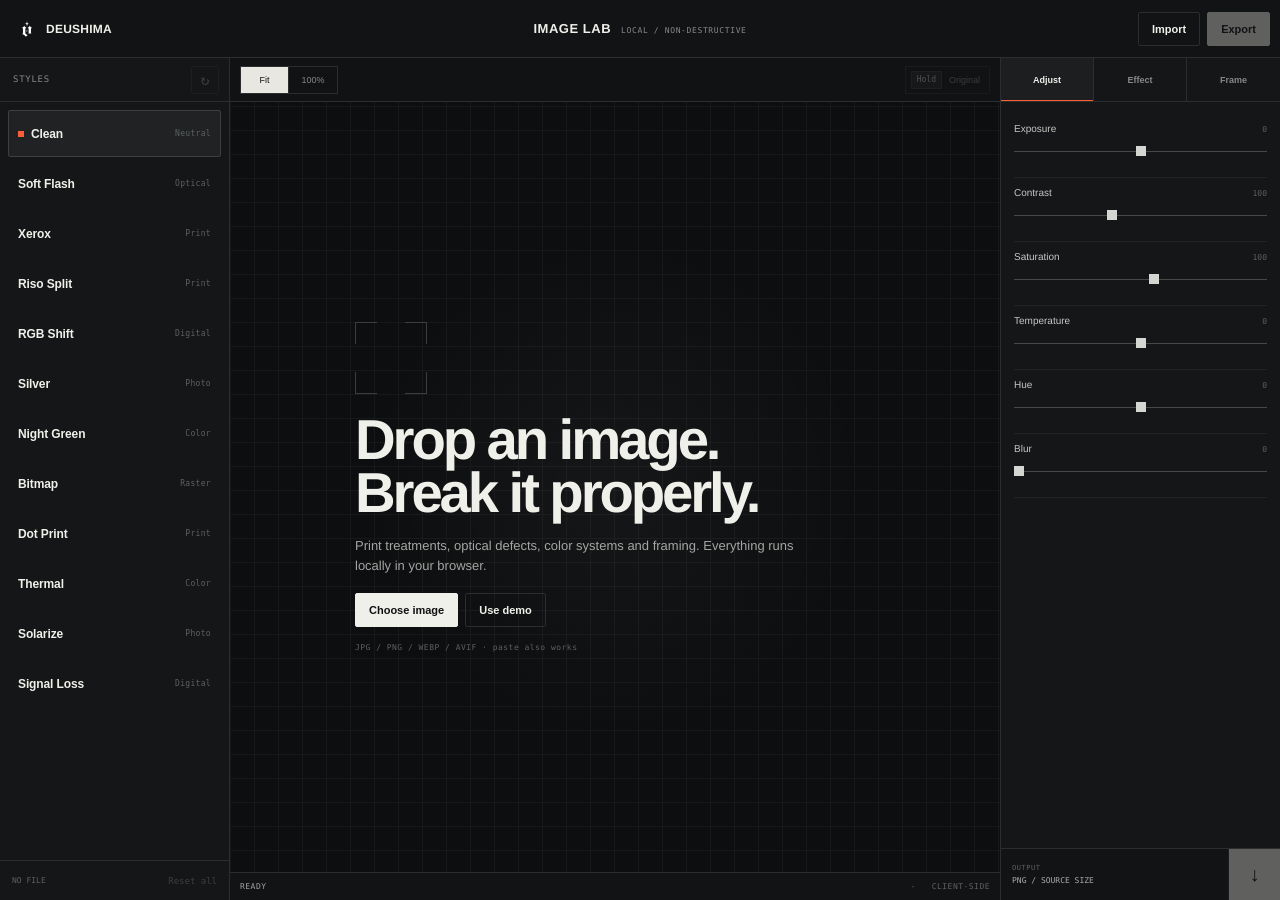
<file: test/index.html>
<!DOCTYPE html>
<html lang="en">
<head>
  <meta charset="UTF-8">
  <meta name="viewport" content="width=device-width, initial-scale=1, viewport-fit=cover">
  <meta name="theme-color" content="#101112">
  <meta name="description" content="Deushima Image Lab - experimental image effects, print treatments, frames and export tools in the browser.">
  <title>DEUSHIMA / IMAGE LAB</title>
  <link rel="icon" type="image/svg+xml" href="/simbolo%20deushima.svg">
  <link rel="stylesheet" href="/test/styles.css?v=2">
</head>
<body>
  <div class="app-shell" data-app>
    <header class="topbar">
      <a class="brand" href="/" aria-label="Back to Deushima">
        <img src="/simbolo%20deushima.svg" alt="">
        <span>DEUSHIMA</span>
      </a>

      <div class="topbar__title">
        <span>IMAGE LAB</span>
        <small>LOCAL / NON-DESTRUCTIVE</small>
      </div>

      <div class="topbar__actions">
        <button class="button button--ghost" type="button" data-action="upload">Import</button>
        <button class="button button--solid" type="button" data-action="export" disabled>Export</button>
      </div>
    </header>

    <main class="editor">
      <aside class="rail rail--left" aria-label="Effect presets">
        <div class="rail__head">
          <span>STYLES</span>
          <button class="icon-button" type="button" data-action="randomize" title="Randomize" disabled aria-label="Randomize">↻</button>
        </div>

        <div class="preset-list" data-presets>
          <button class="preset is-active" type="button" data-preset="clean"><span>Clean</span><small>Neutral</small></button>
          <button class="preset" type="button" data-preset="soft-flash"><span>Soft Flash</span><small>Optical</small></button>
          <button class="preset" type="button" data-preset="xerox"><span>Xerox</span><small>Print</small></button>
          <button class="preset" type="button" data-preset="riso"><span>Riso Split</span><small>Print</small></button>
          <button class="preset" type="button" data-preset="rgb"><span>RGB Shift</span><small>Digital</small></button>
          <button class="preset" type="button" data-preset="silver"><span>Silver</span><small>Photo</small></button>
          <button class="preset" type="button" data-preset="night"><span>Night Green</span><small>Color</small></button>
          <button class="preset" type="button" data-preset="bitmap"><span>Bitmap</span><small>Raster</small></button>
          <button class="preset" type="button" data-preset="halftone"><span>Dot Print</span><small>Print</small></button>
          <button class="preset" type="button" data-preset="thermal"><span>Thermal</span><small>Color</small></button>
          <button class="preset" type="button" data-preset="solar"><span>Solarize</span><small>Photo</small></button>
          <button class="preset" type="button" data-preset="signal"><span>Signal Loss</span><small>Digital</small></button>
        </div>

        <div class="rail__foot">
          <span data-file-meta>NO FILE</span>
          <button type="button" data-action="reset" disabled>Reset all</button>
        </div>
      </aside>

      <section class="stage" data-dropzone aria-label="Image workspace">
        <div class="stage__toolbar">
          <div class="segmented" aria-label="Canvas zoom">
            <button type="button" data-zoom="fit" class="is-active">Fit</button>
            <button type="button" data-zoom="100">100%</button>
          </div>

          <div class="stage__toolbar-right">
            <button class="hold-button" type="button" data-action="compare" disabled>
              <span class="hold-button__key">Hold</span>
              <span>Original</span>
            </button>
          </div>
        </div>

        <div class="canvas-viewport" data-viewport>
          <div class="empty-state" data-empty>
            <div class="empty-state__mark" aria-hidden="true"><span></span><span></span><span></span><span></span></div>
            <h1>Drop an image.<br>Break it properly.</h1>
            <p>Print treatments, optical defects, color systems and framing. Everything runs locally in your browser.</p>
            <div class="empty-state__actions">
              <button class="button button--solid" type="button" data-action="upload">Choose image</button>
              <button class="button button--ghost" type="button" data-action="demo">Use demo</button>
            </div>
            <small>JPG / PNG / WEBP / AVIF · paste also works</small>
          </div>

          <div class="canvas-wrap" data-canvas-wrap hidden><canvas data-canvas></canvas></div>
        </div>

        <div class="stage__status">
          <span data-status>READY</span>
          <span data-dimensions>-</span>
          <span>CLIENT-SIDE</span>
        </div>
      </section>

      <aside class="rail rail--right" aria-label="Image controls">
        <div class="inspector-tabs" role="tablist">
          <button type="button" class="is-active" data-tab="adjust" role="tab">Adjust</button>
          <button type="button" data-tab="effect" role="tab">Effect</button>
          <button type="button" data-tab="frame" role="tab">Frame</button>
        </div>

        <div class="inspector" data-panel="adjust">
          <div class="control"><div class="control__head"><label for="exposure">Exposure</label><output data-output="exposure">0</output></div><input id="exposure" type="range" min="-100" max="100" value="0" data-param="exposure"></div>
          <div class="control"><div class="control__head"><label for="contrast">Contrast</label><output data-output="contrast">100</output></div><input id="contrast" type="range" min="50" max="180" value="100" data-param="contrast"></div>
          <div class="control"><div class="control__head"><label for="saturation">Saturation</label><output data-output="saturation">100</output></div><input id="saturation" type="range" min="0" max="180" value="100" data-param="saturation"></div>
          <div class="control"><div class="control__head"><label for="temperature">Temperature</label><output data-output="temperature">0</output></div><input id="temperature" type="range" min="-100" max="100" value="0" data-param="temperature"></div>
          <div class="control"><div class="control__head"><label for="hue">Hue</label><output data-output="hue">0</output></div><input id="hue" type="range" min="-180" max="180" value="0" data-param="hue"></div>
          <div class="control"><div class="control__head"><label for="blur">Blur</label><output data-output="blur">0</output></div><input id="blur" type="range" min="0" max="16" step="0.25" value="0" data-param="blur"></div>
        </div>

        <div class="inspector" data-panel="effect" hidden>
          <div class="control"><div class="control__head"><label for="grain">Grain</label><output data-output="grain">0</output></div><input id="grain" type="range" min="0" max="100" value="0" data-param="grain"></div>
          <div class="control"><div class="control__head"><label for="rgbSplit">RGB split</label><output data-output="rgbSplit">0</output></div><input id="rgbSplit" type="range" min="0" max="30" value="0" data-param="rgbSplit"></div>
          <div class="control"><div class="control__head"><label for="pixelate">Pixel</label><output data-output="pixelate">1</output></div><input id="pixelate" type="range" min="1" max="28" value="1" data-param="pixelate"></div>
          <div class="control"><div class="control__head"><label for="posterize">Posterize</label><output data-output="posterize">0</output></div><input id="posterize" type="range" min="0" max="8" value="0" data-param="posterize"></div>
          <div class="control"><div class="control__head"><label for="halftone">Halftone</label><output data-output="halftone">0</output></div><input id="halftone" type="range" min="0" max="18" value="0" data-param="halftone"></div>
          <div class="control"><div class="control__head"><label for="vignette">Vignette</label><output data-output="vignette">0</output></div><input id="vignette" type="range" min="0" max="100" value="0" data-param="vignette"></div>

          <div class="toggle-row">
            <label><input type="checkbox" data-toggle="mono"><span>Monochrome</span></label>
            <label><input type="checkbox" data-toggle="scanlines"><span>Scanlines</span></label>
            <label><input type="checkbox" data-toggle="invert"><span>Invert</span></label>
            <label><input type="checkbox" data-toggle="dither"><span>Dither</span></label>
          </div>

          <div class="duotone" data-duotone>
            <div class="duotone__head"><span>DUOTONE</span><label class="switch"><input type="checkbox" data-toggle="duotone"><span></span></label></div>
            <div class="color-pair">
              <label><input type="color" value="#111315" data-color="duoDark"><span>Shadow</span></label>
              <label><input type="color" value="#ff5c38" data-color="duoLight"><span>Light</span></label>
            </div>
          </div>
        </div>

        <div class="inspector" data-panel="frame" hidden>
          <div class="field">
            <label for="ratio">Canvas ratio</label>
            <select id="ratio" data-param="ratio"><option value="original">Original</option><option value="1:1">1:1</option><option value="4:5">4:5</option><option value="16:9">16:9</option><option value="9:16">9:16</option></select>
          </div>

          <div class="field">
            <label for="fit">Image fit</label>
            <select id="fit" data-param="fit"><option value="cover">Crop / cover</option><option value="contain">Contain</option></select>
          </div>

          <div class="frame-list">
            <button type="button" class="frame-option is-active" data-frame="none"><span class="frame-swatch frame-swatch--none"></span><b>None</b></button>
            <button type="button" class="frame-option" data-frame="white"><span class="frame-swatch frame-swatch--white"></span><b>Paper</b></button>
            <button type="button" class="frame-option" data-frame="black"><span class="frame-swatch frame-swatch--black"></span><b>Black</b></button>
            <button type="button" class="frame-option" data-frame="chrome"><span class="frame-swatch frame-swatch--chrome"></span><b>Chrome</b></button>
            <button type="button" class="frame-option" data-frame="polaroid"><span class="frame-swatch frame-swatch--polaroid"></span><b>Instant</b></button>
            <button type="button" class="frame-option" data-frame="film"><span class="frame-swatch frame-swatch--film"></span><b>35mm</b></button>
          </div>

          <div class="control"><div class="control__head"><label for="frameSize">Frame size</label><output data-output="frameSize">7</output></div><input id="frameSize" type="range" min="2" max="18" value="7" data-param="frameSize"></div>

          <div class="field">
            <label for="bgColor">Canvas background</label>
            <div class="color-field"><input id="bgColor" type="color" value="#e8e7e2" data-color="bgColor"><span data-bg-hex>#E8E7E2</span></div>
          </div>
        </div>

        <div class="export-strip">
          <div><span>OUTPUT</span><strong data-output-meta>PNG / SOURCE SIZE</strong></div>
          <button type="button" data-action="export" disabled>↓</button>
        </div>
      </aside>
    </main>

    <nav class="mobile-dock" aria-label="Mobile editor sections">
      <button type="button" class="is-active" data-mobile-view="styles">Styles</button>
      <button type="button" data-mobile-view="adjust">Adjust</button>
      <button type="button" data-mobile-view="effect">Effect</button>
      <button type="button" data-mobile-view="frame">Frame</button>
    </nav>

    <input type="file" accept="image/jpeg,image/png,image/webp,image/avif" data-file-input hidden>
    <div class="toast" role="status" aria-live="polite" data-toast></div>
  </div>

  <script src="/test/app.js?v=2" defer></script>
</body>
</html>
</file>
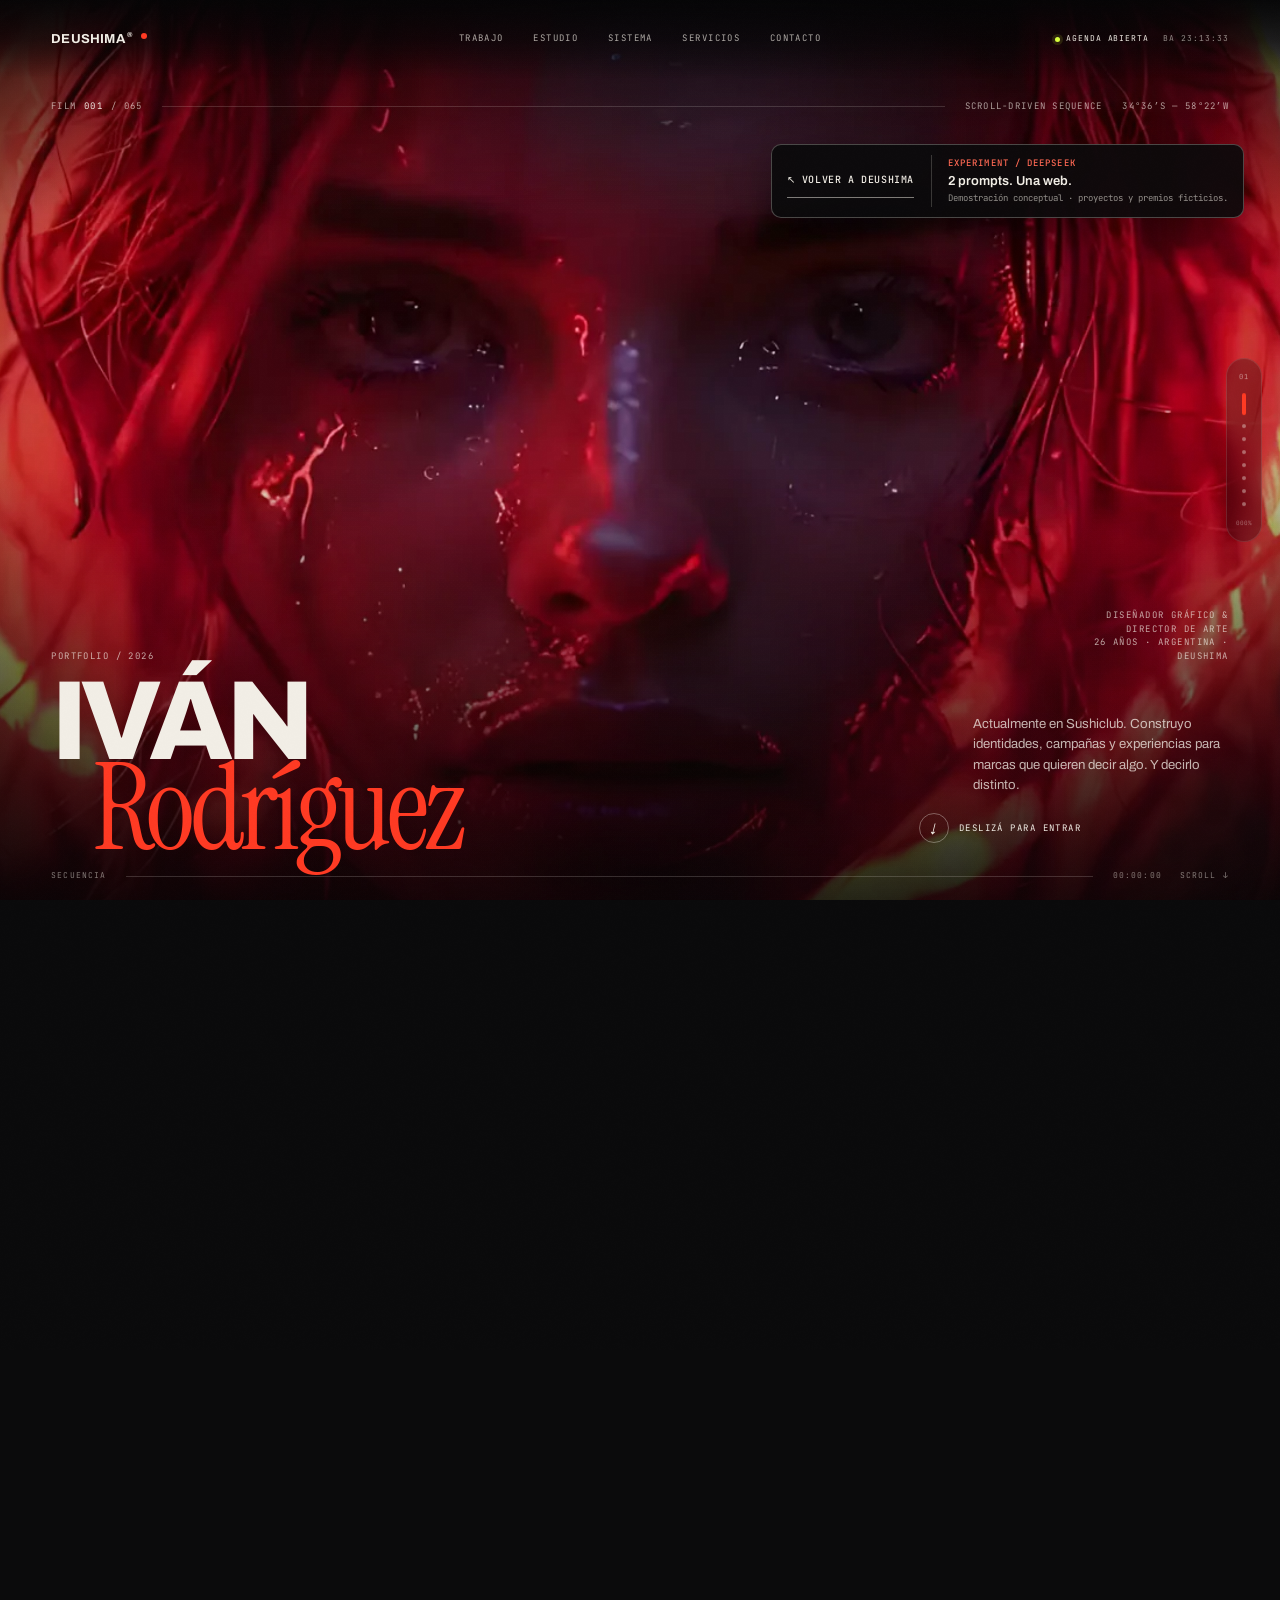
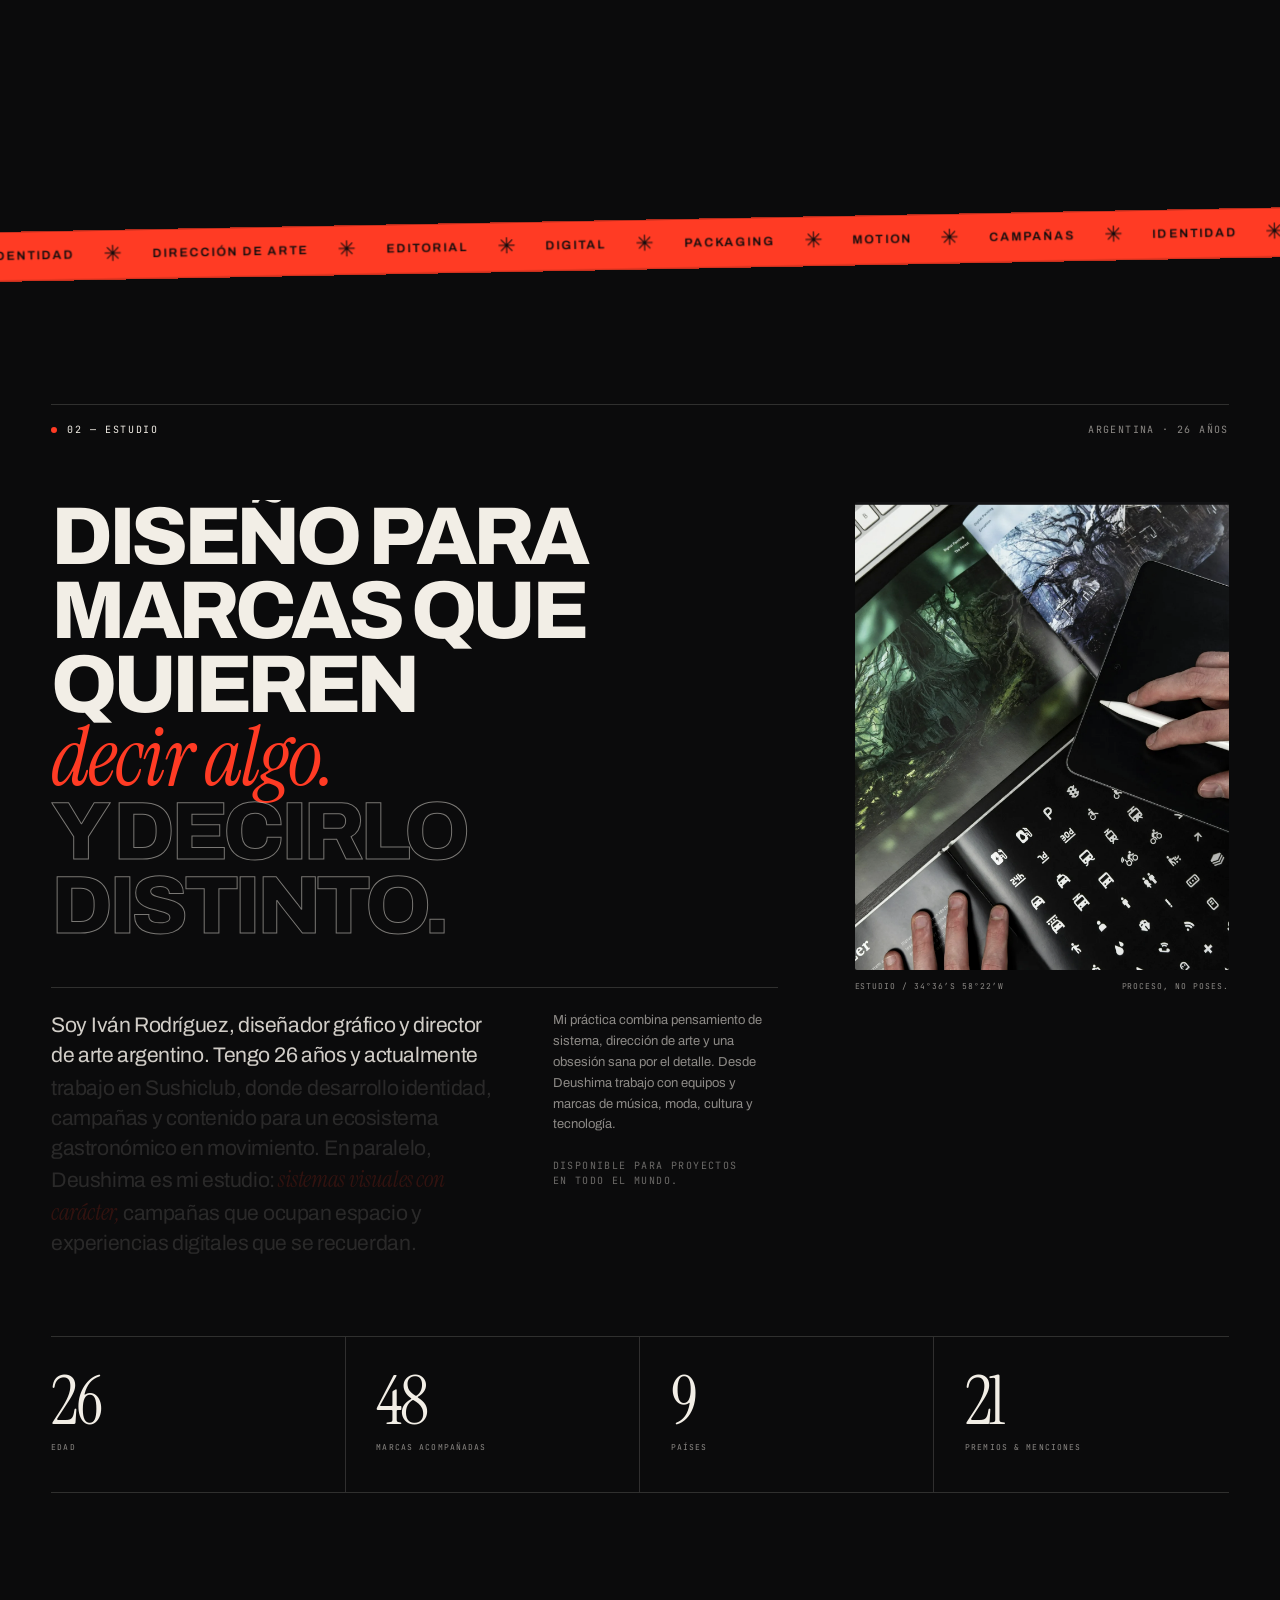
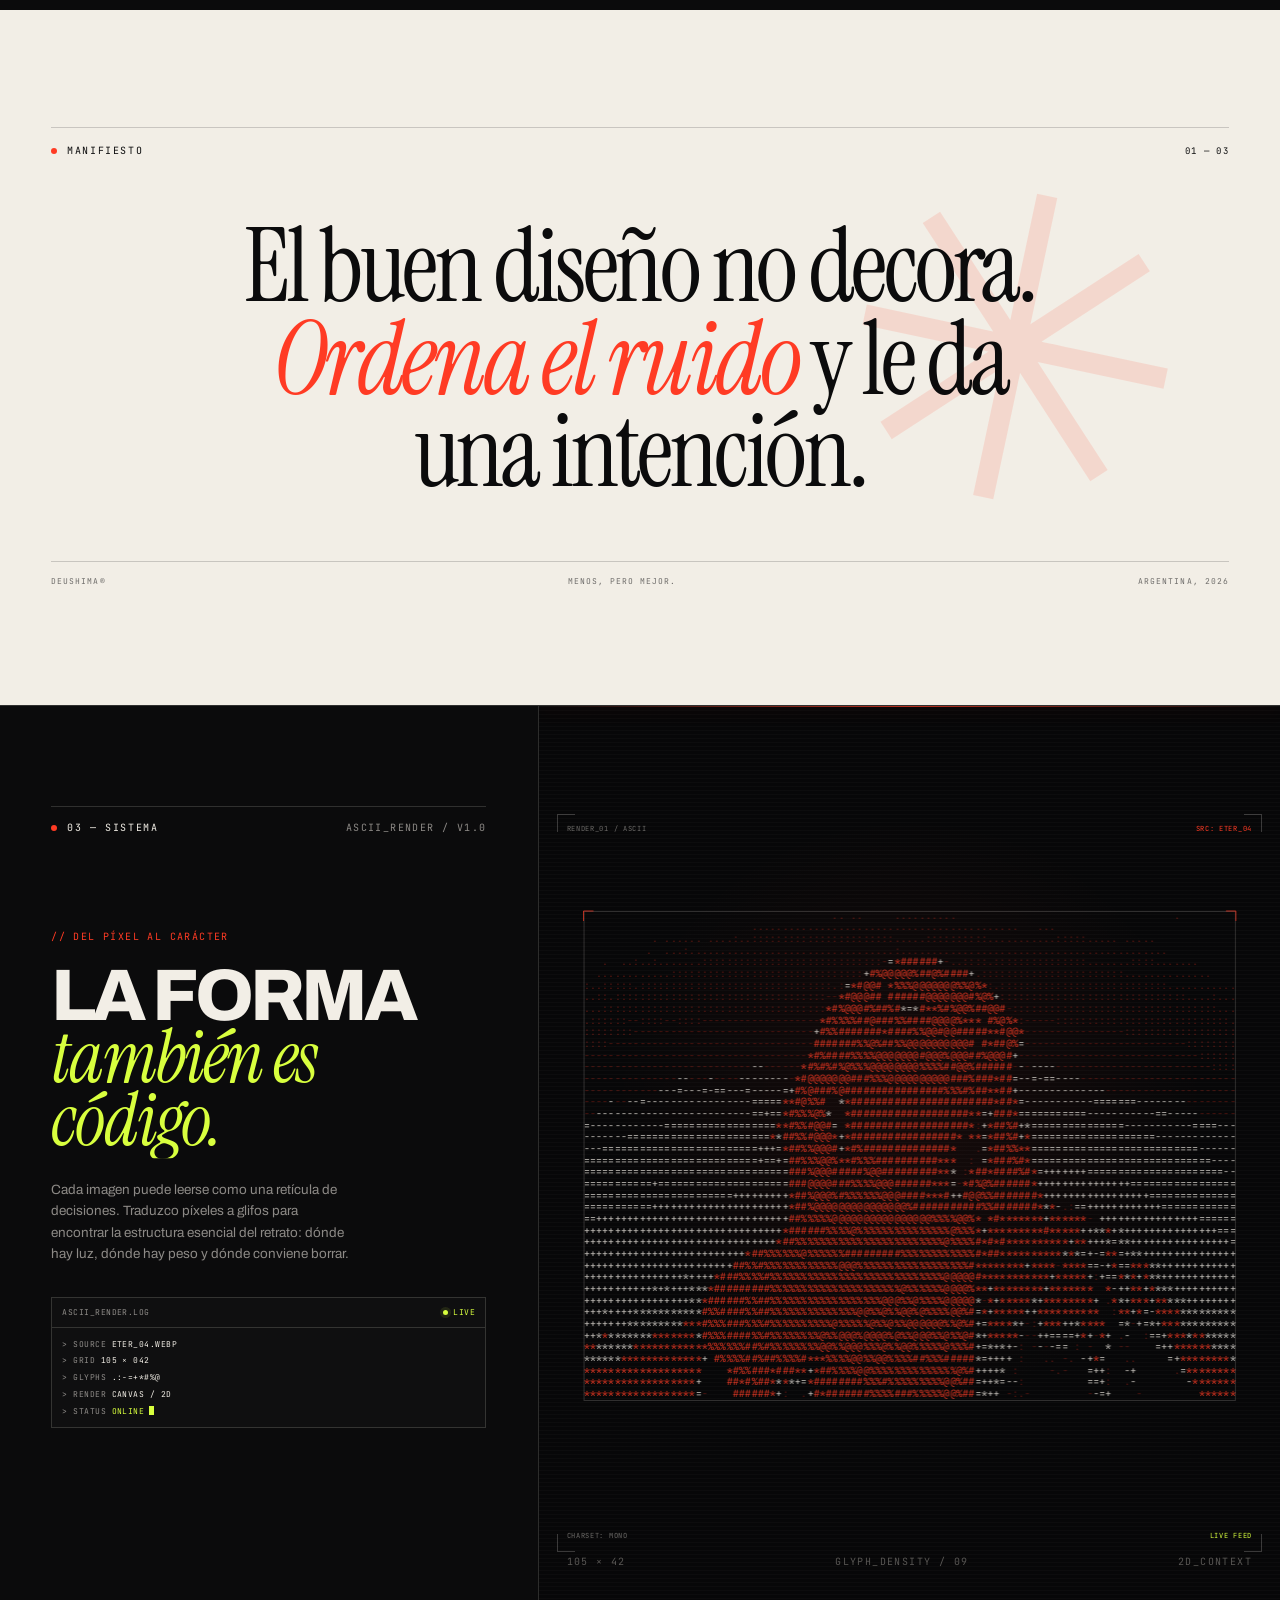
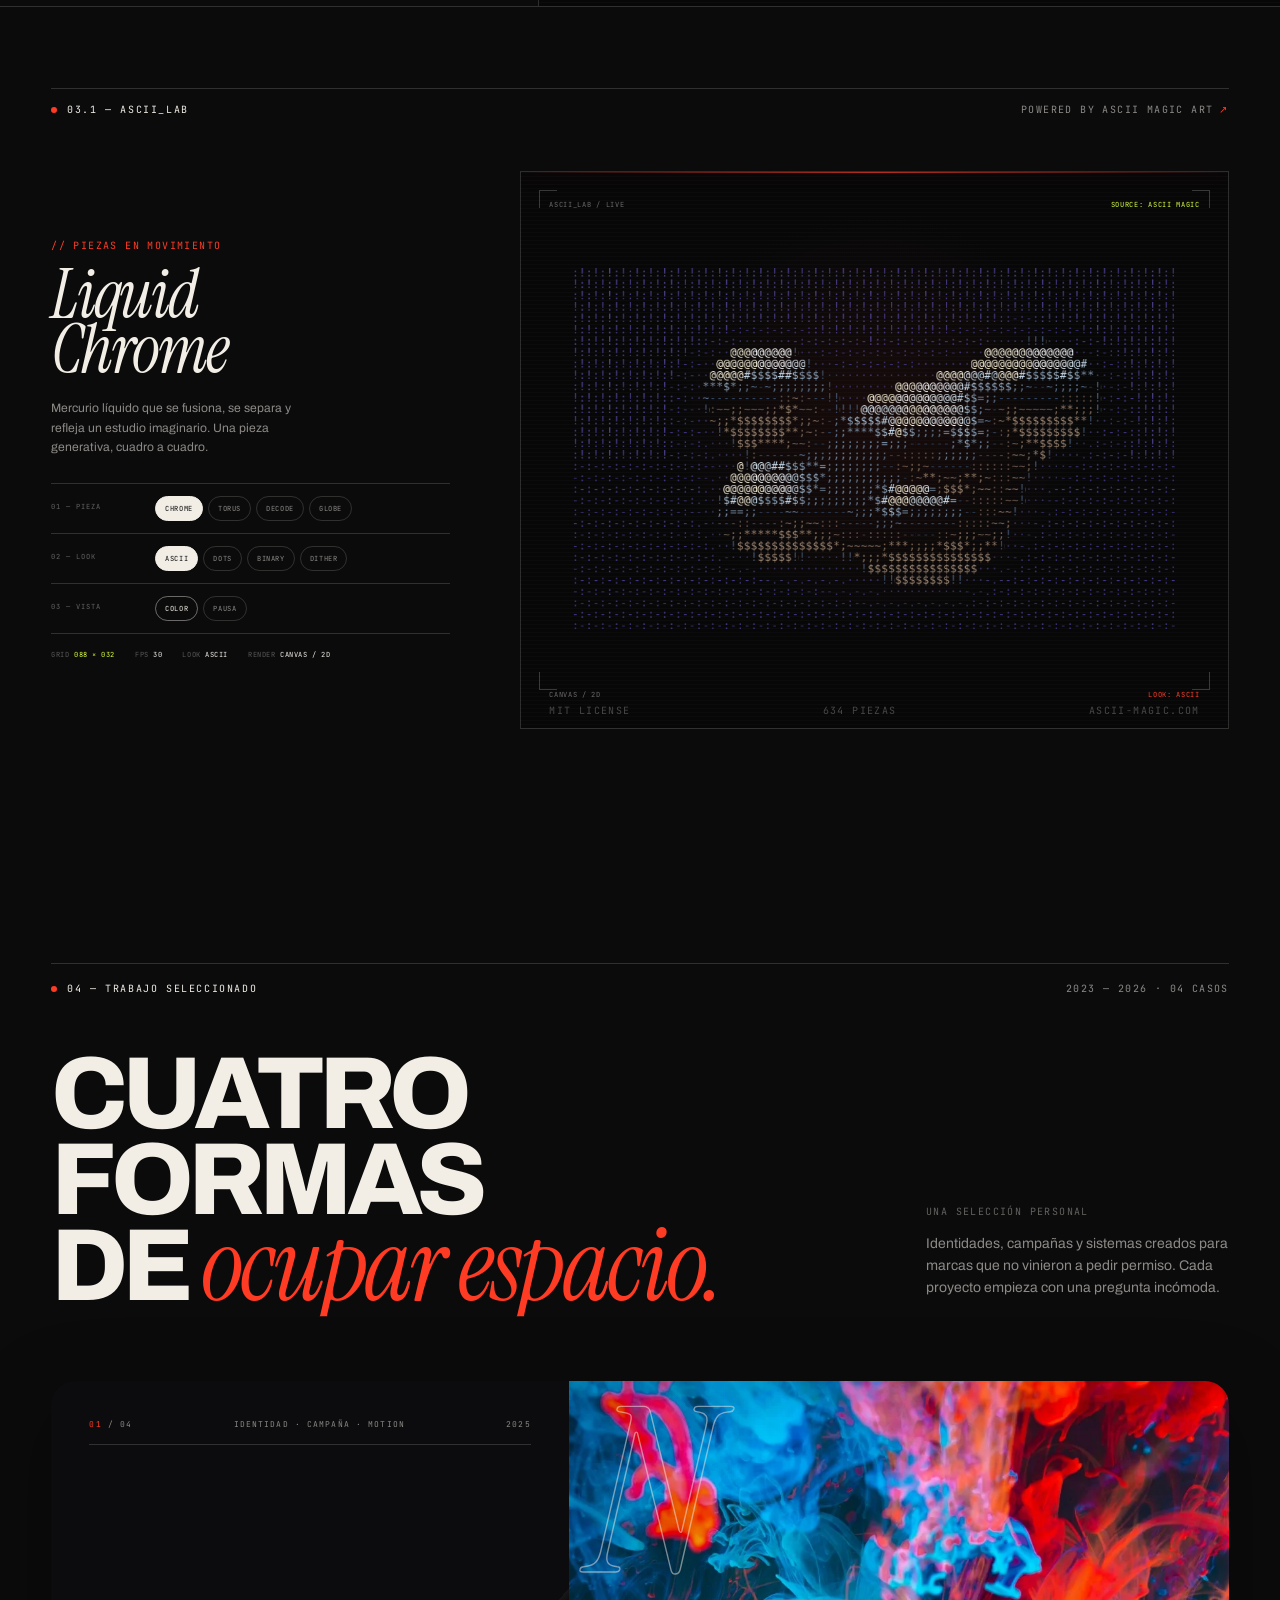
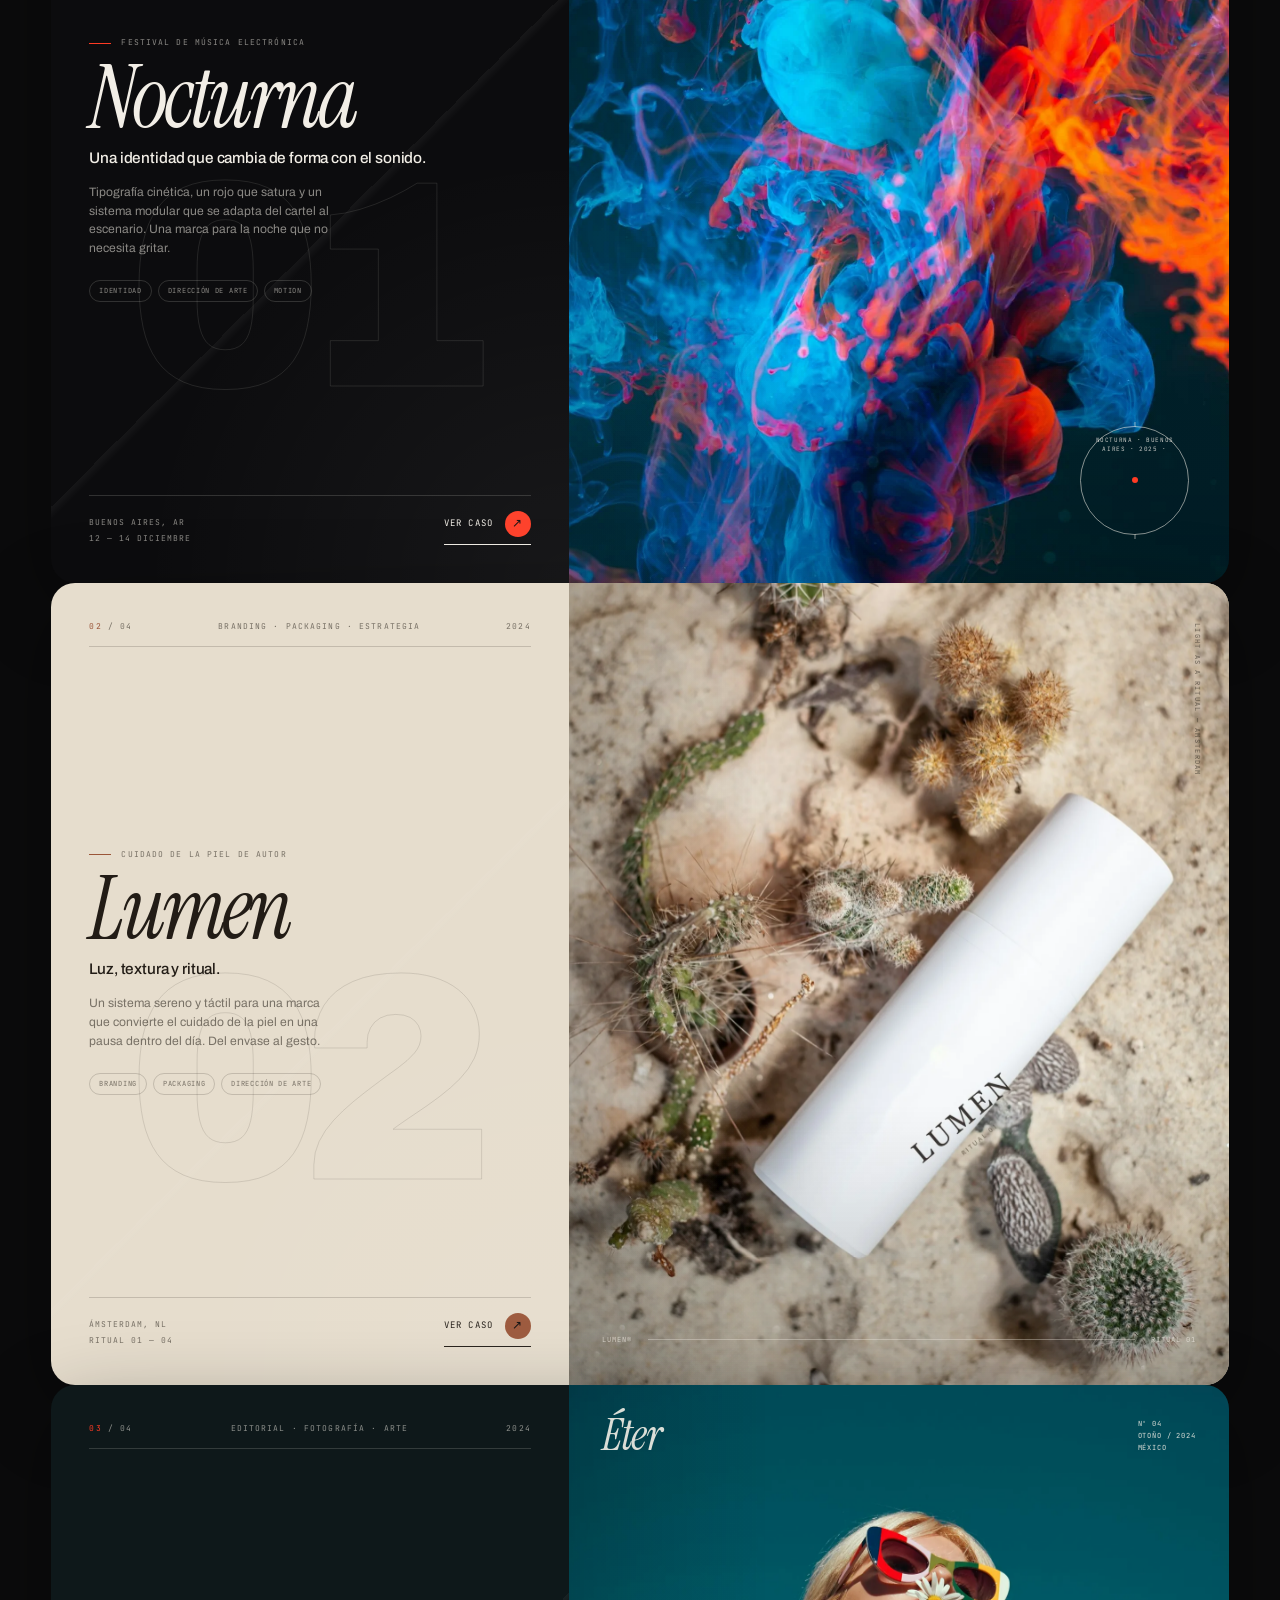
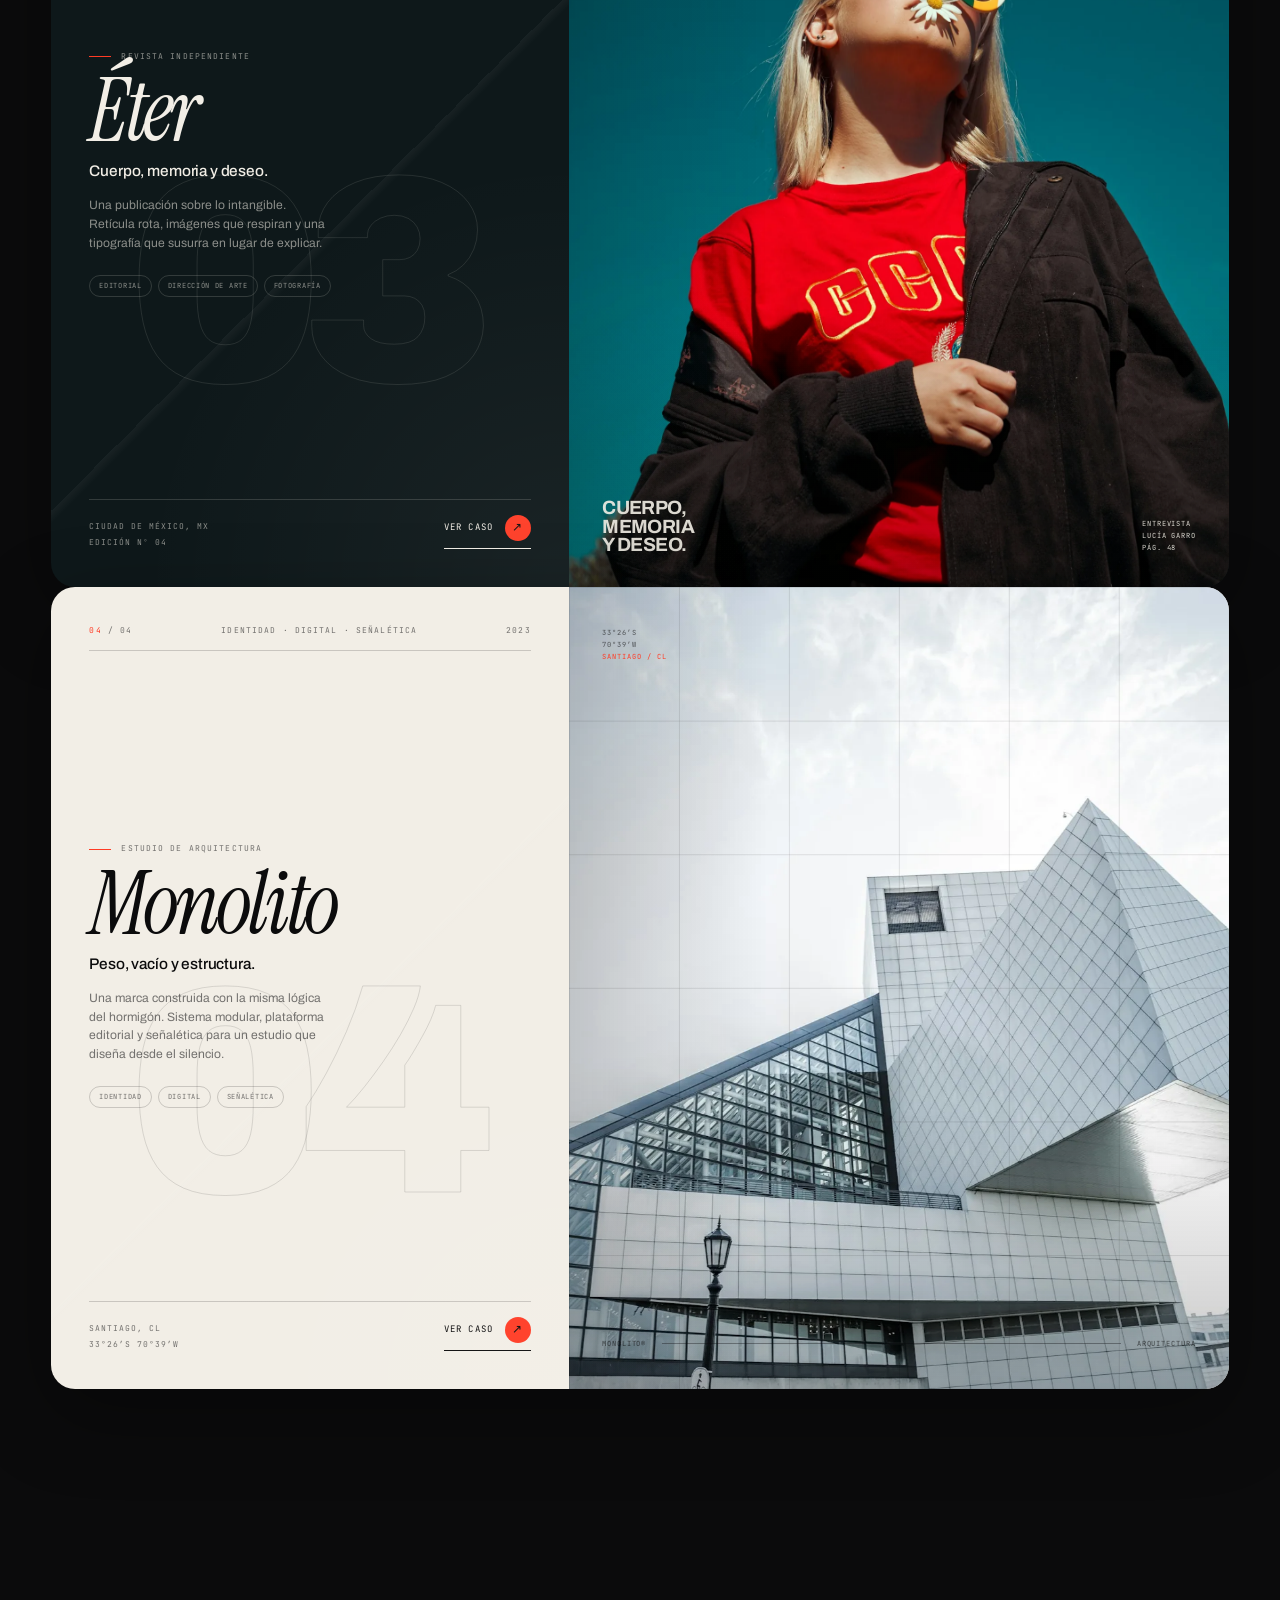
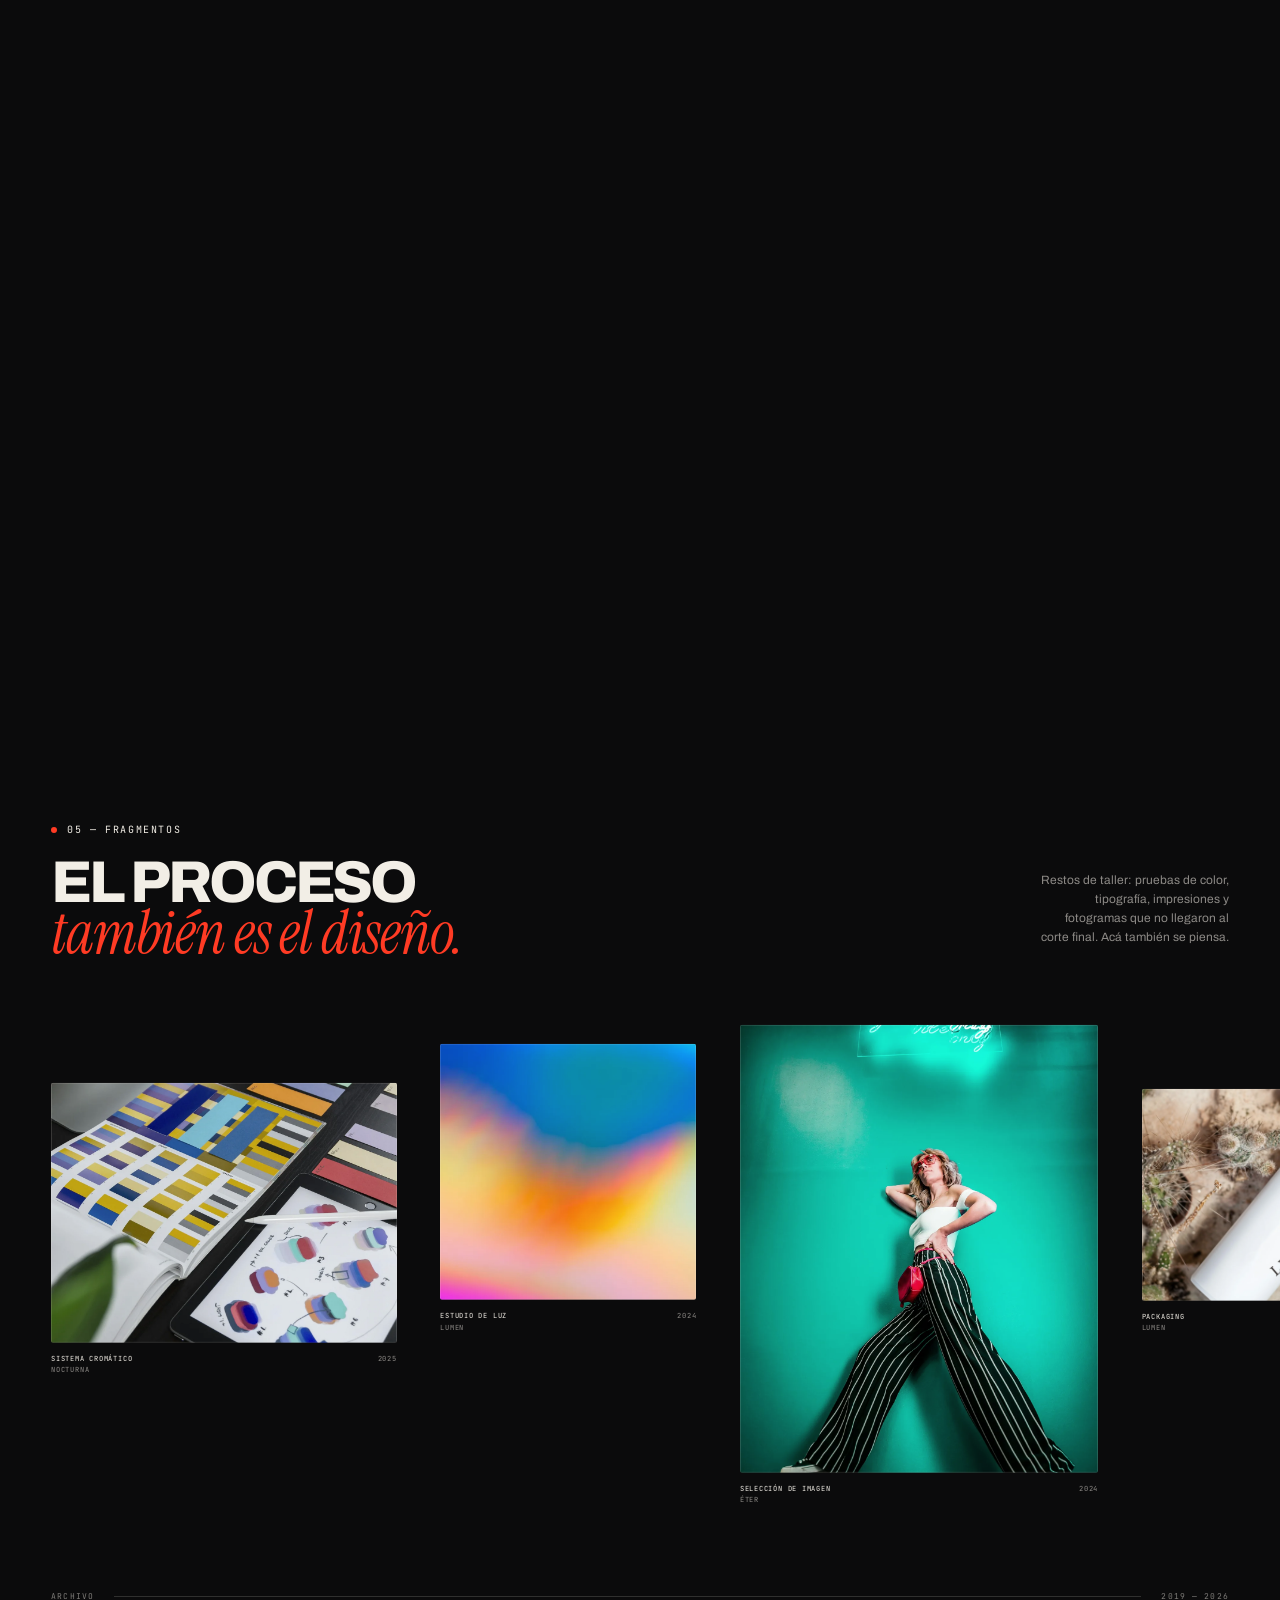
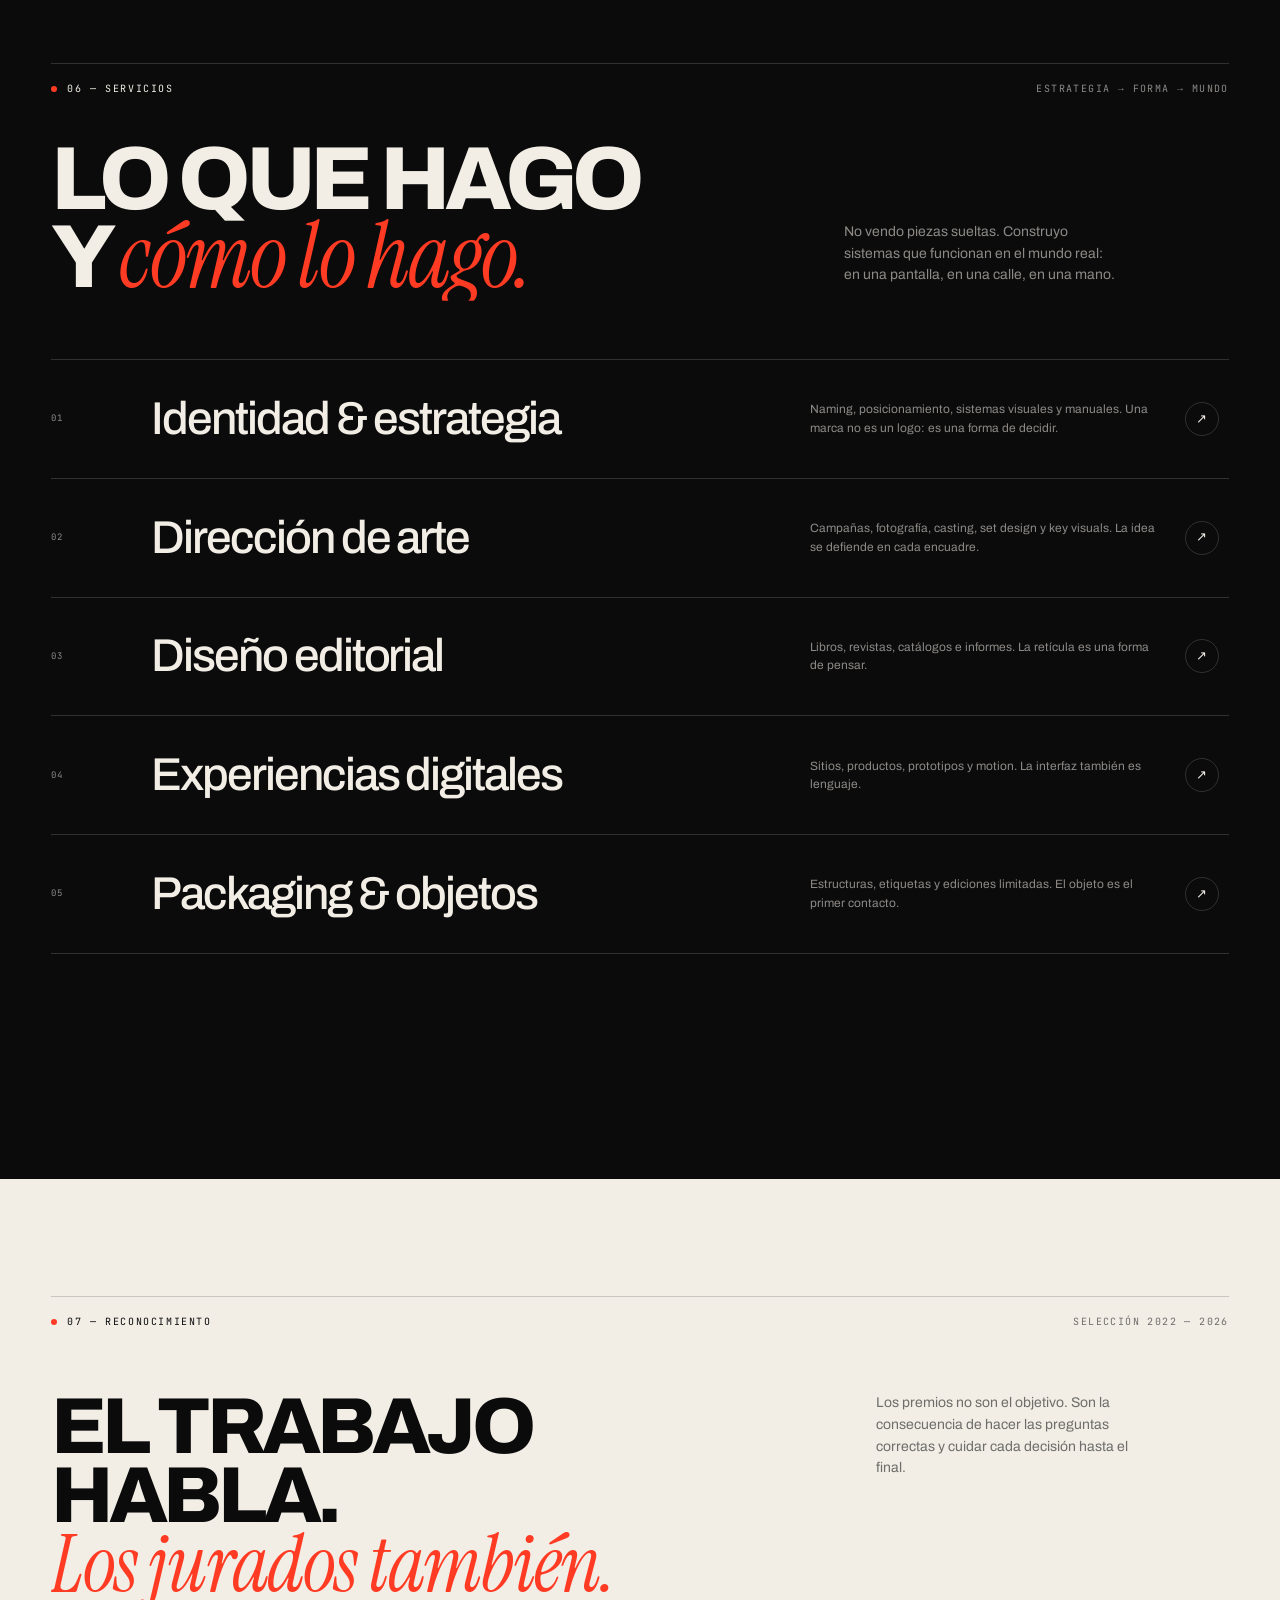
<file: Vibe/index.html>
<!doctype html>
<html lang="es">
<head>
  <meta charset="utf-8">
  <meta name="viewport" content="width=device-width, initial-scale=1, viewport-fit=cover">
  <base href="/Vibe/">
  <title>Deushima® — Iván Rodríguez · Diseño gráfico & dirección de arte</title>
  <meta name="description" content="Portafolio de Iván Rodríguez (Deushima), diseñador gráfico y director de arte argentino de 26 años. Actualmente en Sushiclub. Identidades, campañas, editorial, experiencias digitales y visualización ASCII.">
  <meta name="theme-color" content="#0b0b0c">
  <meta property="og:type" content="website">
  <meta property="og:title" content="Deushima® — Iván Rodríguez · Diseño con pulso & código">
  <meta property="og:description" content="Identidades, campañas, sistemas visuales y un render ASCII en vivo. Iván Rodríguez / Deushima. Portfolio 2026.">
  <meta property="og:locale" content="es_AR">
  <link rel="icon" type="image/svg+xml" href="assets/favicon.svg">
  <link rel="preload" href="assets/fonts/archivo-900.woff2" as="font" type="font/woff2" crossorigin>
  <link rel="preload" href="assets/fonts/instrument-serif-400-italic.woff2" as="font" type="font/woff2" crossorigin>
  <link rel="preload" href="assets/frames/frame_001.webp" as="image" type="image/webp">
  <link rel="stylesheet" href="css/style.css">
  <link rel="stylesheet" href="demo-context.css">
  <script>document.documentElement.classList.add('js');</script>
  <noscript>
    <style>
      #loader { display: none !important; }
      body { overflow: auto !important; }
      .cursor, .cursor__ring { display: none !important; }
      .reveal { opacity: 1 !important; transform: none !important; }
      .line-mask > span { transform: none !important; }
      .hero__eyebrow, .hero__name-row { opacity: 1 !important; transform: none !important; }
    </style>
  </noscript>
</head>
<body class="is-loading">

  <aside class="vibe-project-switch" aria-label="Contexto de esta demostración">
    <a class="vibe-project-switch__back" href="/" aria-label="Volver al sitio principal de Deushima">
      <span aria-hidden="true">↖</span> VOLVER A DEUSHIMA
    </a>
    <div class="vibe-project-switch__meta">
      <span>EXPERIMENT / DEEPSEEK</span>
      <strong>2 prompts. Una web.</strong>
      <small>Demostración conceptual · proyectos y premios ficticios.</small>
    </div>
  </aside>

  <a class="skip-link" href="#work">Saltar al trabajo</a>

  <div class="grain" aria-hidden="true"></div>

  <div class="cursor" aria-hidden="true"></div>
  <div class="cursor__ring" aria-hidden="true"><span class="cursor__label" data-cursor-label>Ver</span></div>

  <!-- Loader -->
  <div class="loader" id="loader" aria-hidden="true">
    <div class="loader__top">
      <span class="loader__logo">DEUSHIMA<sup>®</sup></span>
      <span>Portfolio / 2026</span>
      <span>Argentina, AR</span>
    </div>
    <div class="loader__mid">
      <span class="loader__eyebrow">Preparando la secuencia</span>
      <div class="loader__count"><span id="loader-count">00</span><sup>%</sup></div>
      <div class="loader__bar"><i id="loader-bar"></i></div>
      <span class="loader__hint">65 fotogramas · una historia</span>
    </div>
    <div class="loader__log" aria-hidden="true">
      <span data-boot="0">&gt; INIT_CANVAS <b>...............</b> OK</span>
      <span data-boot="1">&gt; LOAD_SEQUENCE 065F <b>.......</b> <b id="boot-progress">000%</b></span>
      <span data-boot="2">&gt; COMPILE_GLYPHS <b>............</b> READY</span>
      <span data-boot="3">&gt; SYSTEM_READY <b>..............</b> ONLINE<i class="blink"></i></span>
    </div>
    <div class="loader__bottom">
      <span>Diseño gráfico &amp; dirección de arte</span>
      <span>Deslizá, no hay prisa ↓</span>
    </div>
  </div>

  <!-- Terminal transition -->
  <div class="route-wipe" id="route-wipe" aria-hidden="true">
    <div class="route-wipe__inner">
      <span class="mono" id="route-label">LOADING / MODULE</span>
      <div class="route-wipe__track"><i></i></div>
      <span class="route-wipe__meta">SYNC 0x1A · PLEASE STAND BY</span>
    </div>
  </div>

  <!-- Header -->
  <header class="site-header">
    <a class="logo" href="#top" aria-label="Deushima, inicio">
      DEUSHIMA<sup>®</sup><span class="logo__dot" aria-hidden="true"></span>
    </a>
    <nav class="main-nav" aria-label="Navegación principal">
      <a href="#work">Trabajo</a>
      <a href="#studio">Estudio</a>
      <a href="#system">Sistema</a>
      <a href="#services">Servicios</a>
      <a href="#contact">Contacto</a>
    </nav>
    <div class="header-meta">
      <span class="status"><span class="status-label">Agenda abierta</span></span>
      <span class="header-clock" id="clock">BA 00:00</span>
      <button class="menu-toggle" type="button" id="menu-toggle" aria-expanded="false" aria-controls="menu">
        <span>Menú</span>
        <span class="menu-toggle__lines" aria-hidden="true"><i></i><i></i></span>
      </button>
    </div>
  </header>

  <!-- Mobile menu -->
  <div class="menu" id="menu" aria-hidden="true">
    <div>
      <p class="mono" style="margin-bottom: 22px;">Indice — 2026</p>
      <nav class="menu__links" aria-label="Menú móvil">
        <a href="#work"><span>Trabajo</span><span>01</span></a>
        <a href="#studio"><span>Estudio</span><span>02</span></a>
        <a href="#system"><span>Sistema</span><span>03</span></a>
        <a href="#services"><span>Servicios</span><span>04</span></a>
        <a href="#contact"><span>Contacto</span><span>05</span></a>
      </nav>
    </div>
    <div class="menu__foot">
      <span>deushima@gmail.com</span>
      <span>Argentina</span>
      <a href="https://www.instagram.com/deushima" target="_blank" rel="noopener">Instagram ↗</a>
      <a href="https://www.deushima.com.ar/" target="_blank" rel="noopener">Deushima.com.ar ↗</a>
    </div>
  </div>

  <!-- Side rail -->
  <aside class="rail" aria-label="Progreso de lectura">
    <span class="rail__count" id="rail-count">01</span>
    <button type="button" class="is-active" data-rail="hero" aria-label="Ir a introducción"><span>Intro</span></button>
    <button type="button" data-rail="studio" aria-label="Ir a estudio"><span>Estudio</span></button>
    <button type="button" data-rail="system" aria-label="Ir a sistema ASCII"><span>Sistema</span></button>
    <button type="button" data-rail="work" aria-label="Ir a trabajo"><span>Trabajo</span></button>
    <button type="button" data-rail="fragments" aria-label="Ir a fragmentos"><span>Fragmentos</span></button>
    <button type="button" data-rail="services" aria-label="Ir a servicios"><span>Servicios</span></button>
    <button type="button" data-rail="recognition" aria-label="Ir a reconocimiento"><span>Premios</span></button>
    <button type="button" data-rail="contact" aria-label="Ir a contacto"><span>Contacto</span></button>
    <span class="rail__pct" id="rail-pct">000%</span>
  </aside>

  <main id="top">

    <!-- HERO -->
    <section class="hero" id="hero" aria-label="Introducción">
      <div class="hero__pin">
        <canvas id="hero-canvas" width="1600" height="900" aria-hidden="true"></canvas>
        <div class="hero__grade" aria-hidden="true"></div>

        <div class="hero__rule" aria-hidden="true">
          <span class="hero__seq">Film <b id="frame-current">001</b> / 065</span>
          <span class="line"></span>
          <span class="hide-mobile">Scroll-driven sequence</span>
          <span>34°36′S — 58°22′W</span>
        </div>

        <div class="hero__intro">
          <div class="hero__eyebrow">
            <p>Portfolio / 2026</p>
            <p>Diseñador gráfico &amp; director de arte<br>26 años · Argentina · Deushima</p>
          </div>
          <div class="hero__name-row">
            <h1 class="hero__name"><span>Iván</span> <span class="serif">Rodríguez</span></h1>
            <div class="hero__aside">
              <p>Actualmente en Sushiclub. Construyo identidades, campañas y experiencias para marcas que quieren decir algo. Y decirlo distinto.</p>
              <a class="hero__scroll" href="#studio"><i aria-hidden="true"></i> Deslizá para entrar</a>
            </div>
          </div>
        </div>

        <div class="hero__statement" data-statement="0">
          <p class="mono">01 — Identidad &amp; dirección</p>
          <h2>El diseño<br><em>no se mira.</em><br>Se siente.</h2>
          <p>Antes de leer una marca, el cuerpo ya decidió. Trabajo en esa fracción de segundo.</p>
        </div>

        <div class="hero__statement" data-statement="1">
          <p class="mono">02 — Sistema &amp; expresión</p>
          <h2>Marcas<br><em>con pulso.</em><br>Sistemas<br><em>con alma.</em></h2>
          <p>Estrategia para ordenar. Dirección de arte para incomodar lo justo. Un sistema vivo, no un manual muerto.</p>
        </div>

        <div class="hero__statement" data-statement="2">
          <p class="mono">03 — Menos ruido</p>
          <h2>Menos ruido.<br><em>Más intención.</em></h2>
          <p>En un mundo saturado, la claridad es una forma de rebeldía. Elijo cada gesto y elimino todo lo demás.</p>
        </div>

        <div class="hero__statement hero__statement--outro" data-statement="3">
          <p class="mono">04 — El trabajo</p>
          <h2>Bajá.<br><em>El trabajo habla.</em></h2>
          <p>Cuatro proyectos, una forma de pensar. Seguí bajando.</p>
        </div>

        <div class="hero__bottom" aria-hidden="true">
          <span>Secuencia</span>
          <div class="hero__progress"><i id="hero-progress"></i></div>
          <div class="right">
            <span id="hero-timecode">00:00:00</span>
            <span>Scroll ↓</span>
          </div>
        </div>
      </div>
    </section>

    <!-- TICKER -->
    <div class="ticker" aria-label="Disciplinas">
      <div class="ticker__track">
        <span>
          Identidad <b>✳</b> Dirección de arte <b>✳</b> Editorial <b>✳</b> Digital <b>✳</b> Packaging <b>✳</b> Motion <b>✳</b> Campañas <b>✳</b>
        </span>
        <span aria-hidden="true">
          Identidad <b>✳</b> Dirección de arte <b>✳</b> Editorial <b>✳</b> Digital <b>✳</b> Packaging <b>✳</b> Motion <b>✳</b> Campañas <b>✳</b>
        </span>
      </div>
    </div>

    <!-- STUDIO -->
    <section class="studio section" id="studio">
      <div class="section__head reveal">
        <span class="label">02 — Estudio</span>
        <span class="mono" style="color: var(--muted);">Argentina · 26 años</span>
      </div>

      <div class="studio__grid">
        <div>
          <h2 class="studio__headline reveal" data-scan>
            Diseño para marcas que quieren<br>
            <em>decir algo.</em><br>
            <span class="outline">Y decirlo distinto.</span>
          </h2>

          <div class="studio__body">
            <div>
              <p class="studio__manifesto" data-words>
                Soy Iván Rodríguez, diseñador gráfico y director de arte argentino. Tengo 26 años y actualmente trabajo en Sushiclub, donde desarrollo identidad, campañas y contenido para un ecosistema gastronómico en movimiento. En paralelo, Deushima es mi estudio: <em>sistemas visuales con carácter,</em> campañas que ocupan espacio y experiencias digitales que se recuerdan.
              </p>
            </div>
            <div class="studio__side reveal">
              <p>Mi práctica combina pensamiento de sistema, dirección de arte y una obsesión sana por el detalle. Desde Deushima trabajo con equipos y marcas de música, moda, cultura y tecnología.</p>
              <span class="mono">Disponible para proyectos<br>en todo el mundo.</span>
            </div>
          </div>
        </div>

        <figure class="studio__figure reveal" style="--d: .12s;">
          <span class="tag">En el taller</span>
          <div class="frame">
            <img src="assets/img/studio.webp" alt="Manos dibujando sobre una tablet en el taller de Iván Rodríguez" width="1500" height="1875" loading="lazy" data-parallax="0.07">
          </div>
          <figcaption>
            <span>Estudio / 34°36′S 58°22′W</span>
            <span>Proceso, no poses.</span>
          </figcaption>
        </figure>
      </div>

      <div class="studio__stats reveal">
        <div class="stat">
          <div class="stat__num"><span data-count="26">26</span></div>
          <div class="stat__label">Edad</div>
        </div>
        <div class="stat">
          <div class="stat__num"><span data-count="48">48</span></div>
          <div class="stat__label">Marcas acompañadas</div>
        </div>
        <div class="stat">
          <div class="stat__num"><span data-count="9">9</span></div>
          <div class="stat__label">Países</div>
        </div>
        <div class="stat">
          <div class="stat__num"><span data-count="21">21</span></div>
          <div class="stat__label">Premios &amp; menciones</div>
        </div>
      </div>
    </section>

    <!-- QUOTE -->
    <section class="quote" aria-label="Manifiesto" data-header="light">
      <div class="quote__head">
        <span class="label">Manifiesto</span>
        <span>01 — 03</span>
      </div>
      <p class="quote__text reveal" data-scan>El buen diseño no decora. <em>Ordena el ruido</em> y le da una intención.</p>
      <span class="quote__star" aria-hidden="true">✳</span>
      <div class="quote__foot">
        <span>Deushima®</span>
        <span>Menos, pero mejor.</span>
        <span>Argentina, 2026</span>
      </div>
    </section>

    <!-- SYSTEM / ASCII -->
    <section class="system" id="system" aria-labelledby="system-title">
      <div class="system__grid">
        <div class="system__copy">
          <div class="section__head system__head reveal">
            <span class="label">03 — Sistema</span>
            <span class="mono system__head-meta">ASCII_RENDER / v1.0</span>
          </div>

          <p class="system__eyebrow mono reveal">// DEL PÍXEL AL CARÁCTER</p>
          <h2 class="system__title reveal" data-scan id="system-title">La forma<br><em>también es código.</em></h2>
          <p class="system__text reveal">Cada imagen puede leerse como una retícula de decisiones. Traduzco píxeles a glifos para encontrar la estructura esencial del retrato: dónde hay luz, dónde hay peso y dónde conviene borrar.</p>

          <div class="system__terminal reveal" aria-hidden="true">
            <div class="system__terminal-head">
              <span>ASCII_RENDER.LOG</span>
              <span><i class="live-dot"></i> LIVE</span>
            </div>
            <div class="system__terminal-body">
              <span>&gt; source <b>eter_04.webp</b></span>
              <span>&gt; grid <b id="ascii-grid">000 × 000</b></span>
              <span>&gt; glyphs <b id="ascii-glyphs">.:-=+*#%@</b></span>
              <span>&gt; render <b>canvas / 2d</b></span>
              <span>&gt; status <b class="ok">ONLINE</b><i class="block-cursor"></i></span>
            </div>
          </div>

          <p class="system__note mono reveal">Mové el cursor sobre el render. El retrato responde.</p>
        </div>

        <div class="system__stage" id="ascii-stage" data-cursor="Scan">
          <canvas id="ascii-canvas" width="1200" height="900" role="img" aria-label="Retrato editorial de Éter renderizado con caracteres ASCII sobre fondo negro"></canvas>
          <canvas id="ascii-fx" aria-hidden="true"></canvas>
          <div class="system__stage-lines" aria-hidden="true"></div>
          <div class="system__scan" aria-hidden="true"></div>
          <div class="system__stage-ui" aria-hidden="true">
            <span class="ui-corner ui-corner--tl"></span>
            <span class="ui-corner ui-corner--tr"></span>
            <span class="ui-corner ui-corner--bl"></span>
            <span class="ui-corner ui-corner--br"></span>
            <span class="ui-label ui-label--tl">RENDER_01 / ASCII</span>
            <span class="ui-label ui-label--tr">SRC: ETER_04</span>
            <span class="ui-label ui-label--bl">CHARSET: MONO</span>
            <span class="ui-label ui-label--br">LIVE FEED</span>
          </div>
          <div class="system__stage-foot mono" aria-hidden="true">
            <span id="ascii-foot-grid">096 × 048</span>
            <span>GLYPH_DENSITY / 09</span>
            <span>2D_CONTEXT</span>
          </div>
        </div>
      </div>

      <div class="ascii-lab" id="ascii-lab">
        <div class="ascii-lab__head reveal">
          <span class="label">03.1 — ASCII_LAB</span>
          <a class="mono ascii-lab__credit" href="https://github.com/kailashsr38/ascii-magic-art" target="_blank" rel="noopener">
            POWERED BY ASCII MAGIC ART <span aria-hidden="true">↗</span>
          </a>
        </div>

        <div class="ascii-lab__layout">
          <div class="ascii-lab__panel reveal">
            <p class="ascii-lab__eyebrow mono">// PIEZAS EN MOVIMIENTO</p>
            <h3 class="ascii-lab__title" id="lab-title" aria-live="polite">Liquid Chrome</h3>
            <p class="ascii-lab__note" id="lab-note">Mercurio líquido que se fusiona, se separa y refleja un estudio imaginario. Una pieza generativa, cuadro a cuadro.</p>

            <div class="ascii-lab__controls">
              <div class="lab-control">
                <span class="mono">01 — PIEZA</span>
                <div class="lab-tabs" role="group" aria-label="Seleccionar pieza ASCII">
                  <button type="button" class="lab-btn is-active" data-lab-piece="liquid-chrome" aria-pressed="true">Chrome</button>
                  <button type="button" class="lab-btn" data-lab-piece="spinning-torus" aria-pressed="false">Torus</button>
                  <button type="button" class="lab-btn" data-lab-piece="ivan-decode" aria-pressed="false">Decode</button>
                  <button type="button" class="lab-btn" data-lab-piece="wireframe-globe" aria-pressed="false">Globe</button>
                </div>
              </div>

              <div class="lab-control">
                <span class="mono">02 — LOOK</span>
                <div class="lab-tabs" role="group" aria-label="Seleccionar look de caracteres">
                  <button type="button" class="lab-btn is-active" data-lab-look="ascii" aria-pressed="true">ASCII</button>
                  <button type="button" class="lab-btn" data-lab-look="dots" aria-pressed="false">Dots</button>
                  <button type="button" class="lab-btn" data-lab-look="binary" aria-pressed="false">Binary</button>
                  <button type="button" class="lab-btn" data-lab-look="dither" aria-pressed="false">Dither</button>
                </div>
              </div>

              <div class="lab-control">
                <span class="mono">03 — VISTA</span>
                <div class="lab-tabs" role="group" aria-label="Opciones de visualización">
                  <button type="button" class="lab-btn lab-toggle" data-lab-mono aria-pressed="false">Color</button>
                  <button type="button" class="lab-btn lab-toggle" data-lab-pause aria-pressed="false">Pausa</button>
                </div>
              </div>
            </div>

            <div class="ascii-lab__readout mono">
              <span>GRID <b id="lab-grid">088 × 032</b></span>
              <span>FPS <b id="lab-fps">30</b></span>
              <span>LOOK <b id="lab-look">ASCII</b></span>
              <span>RENDER <b>CANVAS / 2D</b></span>
            </div>
          </div>

          <div class="ascii-lab__stage" id="lab-stage" role="img" aria-label="Liquid Chrome, pieza ASCII animada de ascii-magic-art" data-cursor="Live">
            <pre id="lab-pre" aria-hidden="true"></pre>
            <div class="lab-stage-boot" id="lab-boot"><span class="mono">MOUNTING ASCII_LAB ...</span></div>
            <div class="lab-stage-scan" aria-hidden="true"></div>
            <div class="lab-stage-ui" aria-hidden="true">
              <span class="ui-corner ui-corner--tl"></span>
              <span class="ui-corner ui-corner--tr"></span>
              <span class="ui-corner ui-corner--bl"></span>
              <span class="ui-corner ui-corner--br"></span>
              <span class="ui-label ui-label--tl">ASCII_LAB / LIVE</span>
              <span class="ui-label ui-label--tr">SOURCE: ASCII MAGIC</span>
              <span class="ui-label ui-label--bl">CANVAS / 2D</span>
              <span class="ui-label ui-label--br" id="lab-ui-mode">LOOK: ASCII</span>
            </div>
            <div class="lab-stage-foot mono" aria-hidden="true">
              <span>MIT LICENSE</span>
              <span>634 PIEZAS</span>
              <span>ASCII-MAGIC.COM</span>
            </div>
          </div>
        </div>
      </div>
    </section>

    <!-- WORK -->
    <section class="work" id="work">
      <div class="section__head reveal" style="margin: 0 var(--pad);">
        <span class="label">04 — Trabajo seleccionado</span>
        <span class="mono" style="color: var(--muted);">2023 — 2026 · 04 casos</span>
      </div>

      <div style="padding: 0 var(--pad);">
        <div class="work__intro">
          <h2 class="work__title reveal" data-scan>Cuatro formas<br>de <em>ocupar espacio.</em></h2>
          <div class="work__note reveal" style="--d: .1s;">
            <span class="mono">Una selección personal</span>
            Identidades, campañas y sistemas creados para marcas que no vinieron a pedir permiso. Cada proyecto empieza con una pregunta incómoda.
          </div>
        </div>
      </div>

      <div class="projects">

        <!-- 01 NOCTURNA -->
        <article class="project project--nocturna" style="--i: 0;" aria-labelledby="project-nocturna">
          <div class="project__card">
            <div class="project__panel">
              <div class="project__meta">
                <span><b>01</b> / 04</span>
                <span>Identidad · Campaña · Motion</span>
                <span>2025</span>
              </div>
              <div class="project__body">
                <p class="project__cat">Festival de música electrónica</p>
                <h3 class="project__title" id="project-nocturna">Nocturna</h3>
                <p class="project__sub">Una identidad que cambia de forma con el sonido.</p>
                <p class="project__desc">Tipografía cinética, un rojo que satura y un sistema modular que se adapta del cartel al escenario. Una marca para la noche que no necesita gritar.</p>
                <ul class="project__tags">
                  <li>Identidad</li>
                  <li>Dirección de arte</li>
                  <li>Motion</li>
                </ul>
                <span class="project__index" aria-hidden="true">01</span>
              </div>
              <div class="project__foot">
                <div class="project__loc"><b>Buenos Aires, AR</b><span>12 — 14 diciembre</span></div>
                <button class="project__cta" type="button" data-case-open="nocturna" data-cursor="Ver" aria-label="Ver caso Nocturna">Ver caso <i aria-hidden="true">↗</i></button>
              </div>
            </div>
            <figure class="project__media" data-case-open="nocturna" data-cursor="Ver">
              <img src="assets/img/nocturna.webp" alt="Tinta azul y roja expandiéndose en el agua, campaña visual de Nocturna" width="1800" height="1200" loading="eager" decoding="async">
              <span class="media-mark media-mark--n" aria-hidden="true">N</span>
              <div class="media-badge" aria-hidden="true"><span>Nocturna · Buenos Aires · 2025 ·</span></div>
            </figure>
          </div>
        </article>

        <!-- 02 LUMEN -->
        <article class="project project--lumen" style="--i: 1;" aria-labelledby="project-lumen">
          <div class="project__card" data-header="light">
            <div class="project__panel">
              <div class="project__meta">
                <span><b>02</b> / 04</span>
                <span>Branding · Packaging · Estrategia</span>
                <span>2024</span>
              </div>
              <div class="project__body">
                <p class="project__cat">Cuidado de la piel de autor</p>
                <h3 class="project__title" id="project-lumen">Lumen</h3>
                <p class="project__sub">Luz, textura y ritual.</p>
                <p class="project__desc">Un sistema sereno y táctil para una marca que convierte el cuidado de la piel en una pausa dentro del día. Del envase al gesto.</p>
                <ul class="project__tags">
                  <li>Branding</li>
                  <li>Packaging</li>
                  <li>Dirección de arte</li>
                </ul>
                <span class="project__index" aria-hidden="true">02</span>
              </div>
              <div class="project__foot">
                <div class="project__loc"><b>Ámsterdam, NL</b><span>Ritual 01 — 04</span></div>
                <button class="project__cta" type="button" data-case-open="lumen" data-cursor="Ver" aria-label="Ver caso Lumen">Ver caso <i aria-hidden="true">↗</i></button>
              </div>
            </div>
            <figure class="project__media" data-case-open="lumen" data-cursor="Ver">
              <img src="assets/img/lumen.webp" alt="Envase blanco de Lumen sobre arena y cactus, fotografía de producto" width="1500" height="2250" loading="lazy" decoding="async">
              <span class="media-vertical" aria-hidden="true">Light as a ritual — Amsterdam</span>
              <div class="media-rule" aria-hidden="true"><span>Lumen®</span><span class="line"></span><span>Ritual 01</span></div>
            </figure>
          </div>
        </article>

        <!-- 03 ÉTER -->
        <article class="project project--eter" style="--i: 2;" aria-labelledby="project-eter">
          <div class="project__card">
            <div class="project__panel">
              <div class="project__meta">
                <span><b>03</b> / 04</span>
                <span>Editorial · Fotografía · Arte</span>
                <span>2024</span>
              </div>
              <div class="project__body">
                <p class="project__cat">Revista independiente</p>
                <h3 class="project__title" id="project-eter">Éter</h3>
                <p class="project__sub">Cuerpo, memoria y deseo.</p>
                <p class="project__desc">Una publicación sobre lo intangible. Retícula rota, imágenes que respiran y una tipografía que susurra en lugar de explicar.</p>
                <ul class="project__tags">
                  <li>Editorial</li>
                  <li>Dirección de arte</li>
                  <li>Fotografía</li>
                </ul>
                <span class="project__index" aria-hidden="true">03</span>
              </div>
              <div class="project__foot">
                <div class="project__loc"><b>Ciudad de México, MX</b><span>Edición Nº 04</span></div>
                <button class="project__cta" type="button" data-case-open="eter" data-cursor="Ver" aria-label="Ver caso Éter">Ver caso <i aria-hidden="true">↗</i></button>
              </div>
            </div>
            <figure class="project__media" data-case-open="eter" data-cursor="Ver">
              <img src="assets/img/eter.webp" alt="Retrato editorial con lentes de colores y flor en la boca para la revista Éter" width="1500" height="2250" loading="lazy" decoding="async">
              <div class="media-coverlines" aria-hidden="true">
                <div class="media-coverlines__top">
                  <span class="word">Éter</span>
                  <span>Nº 04<br>Otoño / 2024<br>México</span>
                </div>
                <div class="media-coverlines__bottom">
                  <span class="big">Cuerpo, memoria y deseo.</span>
                  <span>Entrevista<br>Lucía Garro<br>Pág. 48</span>
                </div>
              </div>
            </figure>
          </div>
        </article>

        <!-- 04 MONOLITO -->
        <article class="project project--monolito" style="--i: 3;" aria-labelledby="project-monolito">
          <div class="project__card" data-header="light">
            <div class="project__panel">
              <div class="project__meta">
                <span><b>04</b> / 04</span>
                <span>Identidad · Digital · Señalética</span>
                <span>2023</span>
              </div>
              <div class="project__body">
                <p class="project__cat">Estudio de arquitectura</p>
                <h3 class="project__title" id="project-monolito">Monolito</h3>
                <p class="project__sub">Peso, vacío y estructura.</p>
                <p class="project__desc">Una marca construida con la misma lógica del hormigón. Sistema modular, plataforma editorial y señalética para un estudio que diseña desde el silencio.</p>
                <ul class="project__tags">
                  <li>Identidad</li>
                  <li>Digital</li>
                  <li>Señalética</li>
                </ul>
                <span class="project__index" aria-hidden="true">04</span>
              </div>
              <div class="project__foot">
                <div class="project__loc"><b>Santiago, CL</b><span>33°26′S 70°39′W</span></div>
                <button class="project__cta" type="button" data-case-open="monolito" data-cursor="Ver" aria-label="Ver caso Monolito">Ver caso <i aria-hidden="true">↗</i></button>
              </div>
            </div>
            <figure class="project__media" data-case-open="monolito" data-cursor="Ver">
              <img src="assets/img/monolito.webp" alt="Edificio de arquitectura contemporánea de paneles blancos, identidad visual de Monolito" width="1800" height="1200" loading="lazy" decoding="async">
              <div class="media-grid" aria-hidden="true"></div>
              <div class="media-coords" aria-hidden="true">33°26′S<br>70°39′W<br><b>Santiago / CL</b></div>
              <div class="media-rule" aria-hidden="true" style="color: rgba(11,11,12,.62);"><span>Monolito®</span><span class="line" style="background: rgba(11,11,12,.35);"></span><span>Arquitectura</span></div>
            </figure>
          </div>
        </article>

        <div class="projects__spacer" aria-hidden="true"></div>

      </div>
    </section>

    <!-- FRAGMENTS -->
    <section class="fragments" id="fragments" aria-label="Fragmentos del proceso">
      <div class="fragments__pin">
        <div class="fragments__head">
          <div>
            <div class="section__head" style="margin-bottom: 20px; padding-top: 0; border: 0;">
              <span class="label">05 — Fragmentos</span>
            </div>
            <h2 class="fragments__title">El proceso<br><em>también es el diseño.</em></h2>
          </div>
          <p class="fragments__note">Restos de taller: pruebas de color, tipografía, impresiones y fotogramas que no llegaron al corte final. Acá también se piensa.</p>
        </div>

        <div class="fragments__track" id="fragments-track">
          <figure class="fragment" style="--ratio: 4 / 3;">
            <div class="fragment__frame"><img src="assets/img/fragment-swatches.webp" alt="Paleta de colores y pruebas de impresión sobre una mesa" width="1200" height="1500" loading="lazy"></div>
            <figcaption><span><b>Sistema cromático</b><br>Nocturna</span><span>2025</span></figcaption>
          </figure>
          <figure class="fragment" style="--ratio: 1 / 1;">
            <div class="fragment__frame"><img src="assets/img/fragment-gradient.webp" alt="Degradado abstracto de luz naranja y violeta" width="1200" height="800" loading="lazy"></div>
            <figcaption><span><b>Estudio de luz</b><br>Lumen</span><span>2024</span></figcaption>
          </figure>
          <figure class="fragment" style="--ratio: 4 / 5;">
            <div class="fragment__frame"><img src="assets/img/fragment-eter.webp" alt="Fotografía editorial de moda en tonos verdes" width="1200" height="1797" loading="lazy"></div>
            <figcaption><span><b>Selección de imagen</b><br>Éter</span><span>2024</span></figcaption>
          </figure>
          <figure class="fragment" style="--ratio: 4 / 3;">
            <div class="fragment__frame"><img src="assets/img/fragment-lumen.webp" alt="Packaging minimalista de Lumen" width="1200" height="900" loading="lazy"></div>
            <figcaption><span><b>Packaging</b><br>Lumen</span><span>2024</span></figcaption>
          </figure>
          <figure class="fragment" style="--ratio: 4 / 5;">
            <div class="fragment__frame"><img src="assets/img/fragment-monolito.webp" alt="Detalle de arquitectura moderna para la retícula de Monolito" width="1200" height="1531" loading="lazy"></div>
            <figcaption><span><b>Retícula</b><br>Monolito</span><span>2023</span></figcaption>
          </figure>
          <figure class="fragment" style="--ratio: 3 / 4;">
            <div class="fragment__frame"><img src="assets/img/fragment-blue.webp" alt="Líneas azules abstractas, textura de exploración visual" width="1200" height="1600" loading="lazy"></div>
            <figcaption><span><b>Textura</b><br>Estudio</span><span>2026</span></figcaption>
          </figure>
        </div>

        <div class="fragments__foot">
          <span>Archivo</span>
          <div class="fragments__bar"><i id="fragments-bar"></i></div>
          <span class="fragments__hint">Deslizá →</span>
          <span>2019 — 2026</span>
        </div>
      </div>
    </section>

    <!-- SERVICES -->
    <section class="services section" id="services">
      <div class="section__head reveal">
        <span class="label">06 — Servicios</span>
        <span class="mono" style="color: var(--muted);">Estrategia → Forma → Mundo</span>
      </div>

      <div class="services__head">
        <h2 class="services__title reveal" data-scan>Lo que hago<br>y <em>cómo lo hago.</em></h2>
        <p class="services__note reveal" style="--d: .1s;">No vendo piezas sueltas. Construyo sistemas que funcionan en el mundo real: en una pantalla, en una calle, en una mano.</p>
      </div>

      <div class="services__list">
        <a class="service reveal" href="#contact" data-preview="assets/img/nocturna.webp">
          <span class="service__num">01</span>
          <span class="service__name">Identidad &amp; estrategia</span>
          <span class="service__desc">Naming, posicionamiento, sistemas visuales y manuales. Una marca no es un logo: es una forma de decidir.</span>
          <span class="service__arrow" aria-hidden="true">↗</span>
        </a>
        <a class="service reveal" href="#contact" data-preview="assets/img/eter.webp">
          <span class="service__num">02</span>
          <span class="service__name">Dirección de arte</span>
          <span class="service__desc">Campañas, fotografía, casting, set design y key visuals. La idea se defiende en cada encuadre.</span>
          <span class="service__arrow" aria-hidden="true">↗</span>
        </a>
        <a class="service reveal" href="#contact" data-preview="assets/img/fragment-swatches.webp">
          <span class="service__num">03</span>
          <span class="service__name">Diseño editorial</span>
          <span class="service__desc">Libros, revistas, catálogos e informes. La retícula es una forma de pensar.</span>
          <span class="service__arrow" aria-hidden="true">↗</span>
        </a>
        <a class="service reveal" href="#contact" data-preview="assets/img/monolito.webp">
          <span class="service__num">04</span>
          <span class="service__name">Experiencias digitales</span>
          <span class="service__desc">Sitios, productos, prototipos y motion. La interfaz también es lenguaje.</span>
          <span class="service__arrow" aria-hidden="true">↗</span>
        </a>
        <a class="service reveal" href="#contact" data-preview="assets/img/lumen.webp">
          <span class="service__num">05</span>
          <span class="service__name">Packaging &amp; objetos</span>
          <span class="service__desc">Estructuras, etiquetas y ediciones limitadas. El objeto es el primer contacto.</span>
          <span class="service__arrow" aria-hidden="true">↗</span>
        </a>
      </div>

      <div class="services__preview" id="services-preview" aria-hidden="true"><img src="assets/img/nocturna.webp" alt=""></div>
    </section>

    <!-- RECOGNITION -->
    <section class="recognition" id="recognition" data-header="light">
      <div class="section__head reveal">
        <span class="label">07 — Reconocimiento</span>
        <span class="mono" style="color: var(--muted-dark);">Selección 2022 — 2026</span>
      </div>

      <div class="recognition__grid">
        <div>
          <h2 class="recognition__title reveal" data-scan>El trabajo habla.<br><em>Los jurados también.</em></h2>

          <div class="recognition__list reveal" style="--d: .1s;">
            <div class="award">
              <span class="award__year">2026</span>
              <span class="award__title">Awwwards — Site of the Day</span>
              <span class="award__project">Nocturna</span>
            </div>
            <div class="award">
              <span class="award__year">2025</span>
              <span class="award__title">D&amp;AD — Wood Pencil, Art Direction</span>
              <span class="award__project">Éter</span>
            </div>
            <div class="award">
              <span class="award__year">2024</span>
              <span class="award__title">Latin American Design — Oro</span>
              <span class="award__project">Lumen</span>
            </div>
            <div class="award">
              <span class="award__year">2023</span>
              <span class="award__title">Clio Awards — Bronce</span>
              <span class="award__project">Monolito</span>
            </div>
            <div class="award">
              <span class="award__year">2022</span>
              <span class="award__title">TipoGráfica — Mención de honor</span>
              <span class="award__project">Sistema Nocturna</span>
            </div>
          </div>
        </div>

        <aside class="recognition__aside reveal" style="--d: .15s;">
          <p>Los premios no son el objetivo. Son la consecuencia de hacer las preguntas correctas y cuidar cada decisión hasta el final.</p>
          <div class="recognition__stats">
            <div class="recognition__stat"><b data-count="48">48</b><span>Marcas</span></div>
            <div class="recognition__stat"><b data-count="9">9</b><span>Países</span></div>
            <div class="recognition__stat"><b data-count="21">21</b><span>Premios</span></div>
            <div class="recognition__stat"><b data-count="12">12</b><span>Años de práctica</span></div>
          </div>
        </aside>
      </div>

      <div class="clients" aria-label="Clientes">
        <div class="clients__track">
          <span>Museo del Río <b>✳</b> Casa Sur <b>✳</b> Nordika <b>✳</b> Feria Luz <b>✳</b> Estudio Bruma <b>✳</b> Café Origen <b>✳</b> Colectivo Fauna <b>✳</b> Órbita <b>✳</b> Taller Norte <b>✳</b></span>
          <span aria-hidden="true">Museo del Río <b>✳</b> Casa Sur <b>✳</b> Nordika <b>✳</b> Feria Luz <b>✳</b> Estudio Bruma <b>✳</b> Café Origen <b>✳</b> Colectivo Fauna <b>✳</b> Órbita <b>✳</b> Taller Norte <b>✳</b></span>
        </div>
      </div>
    </section>

    <!-- CONTACT -->
    <section class="contact" id="contact">
      <div class="contact__head reveal">
        <span class="label">08 — Contacto</span>
        <span class="mono" style="color: var(--muted);">Nuevos proyectos / 2027</span>
      </div>

      <p class="contact__eyebrow reveal">¿Tenés una idea que no te deja dormir?</p>
      <h2 class="contact__title" aria-label="Hablemos">
        <span style="--i:0">H</span><span style="--i:1">A</span><span style="--i:2">B</span><span style="--i:3">L</span><span style="--i:4">E</span><span style="--i:5">M</span><span style="--i:6">O</span><span style="--i:7">S</span>
      </h2>

      <div class="contact__grid">
        <div class="reveal">
          <p class="contact__cta">Escribime. Sin vueltas.<br>Con una buena pregunta alcanza.</p>
          <a class="contact__email" href="mailto:deushima@gmail.com">deushima@gmail.com <i aria-hidden="true">↗</i></a>
          <br>
          <button class="contact__copy" type="button" data-copy="deushima@gmail.com">Copiar email</button>
        </div>

        <div class="contact__info reveal" style="--d: .1s;">
          <span class="contact__availability">Agenda abierta para nuevos proyectos</span>
          <p>Trabajo con marcas, estudios y personas que valoran una idea bien ejecutada. Contame qué querés mover.</p>
          <div class="contact__socials">
            <a href="https://www.instagram.com/deushima" target="_blank" rel="noopener">Instagram <span>↗</span></a>
            <a href="https://www.deushima.com.ar/" target="_blank" rel="noopener">Sitio principal <span>↗</span></a>
          </div>
        </div>
      </div>

      <div class="contact__wordmark" aria-hidden="true">DEUSHIMA</div>

      <footer class="site-footer">
        <div class="site-footer__col">
          <span>© 2026 Deushima® / Iván Rodríguez</span>
          <span>Diseñado y desarrollado en Argentina.</span>
          <span>Fotografía: Unsplash + Coverr.</span>
        </div>
        <div class="site-footer__col">
          <span id="footer-clock">BA 00:00:00</span>
          <span>34°36′S 58°22′W</span>
          <a href="#top">Volver arriba ↑</a>
        </div>
      </footer>
    </section>

  </main>

  <!-- Case study overlay -->
  <div class="case-modal" id="case-modal" role="dialog" aria-modal="true" aria-labelledby="case-title" aria-hidden="true">
    <div class="case-modal__scrim" data-case-close></div>
    <div class="case-modal__panel">
      <button class="case-modal__close" type="button" data-case-close aria-label="Cerrar caso">Cerrar <span aria-hidden="true">✕</span></button>
      <div class="case-modal__scroll" id="case-content"></div>
    </div>
  </div>

  <div class="toast" id="toast" role="status" aria-live="polite">Email copiado</div>

  <script src="assets/js/lenis.min.js"></script>
  <script src="assets/js/ascii-source.js"></script>
  <script src="assets/ascii/ascii-lab.js"></script>
  <script src="js/app.js"></script>
</body>
</html>
</file>
<file: test/styles.css>
@font-face {
  font-family: "DeuSystem";
  src: local("Helvetica Neue"), local("Arial");
  font-display: swap;
}

:root {
  --bg: #101112;
  --panel: #151617;
  --panel-2: #1a1b1c;
  --line: #2b2d2e;
  --line-soft: #222425;
  --text: #f0f0eb;
  --muted: #858987;
  --muted-2: #5d6160;
  --accent: #ff5c38;
  --paper: #e8e7e2;
  --paper-ink: #151617;
  --radius: 2px;
  --topbar-h: 58px;
  --status-h: 28px;
  --rail-left: 230px;
  --rail-right: 280px;
  color-scheme: dark;
}

* { box-sizing: border-box; }
html, body { margin: 0; min-height: 100%; background: var(--bg); color: var(--text); }
body {
  font-family: "DeuSystem", "Helvetica Neue", Helvetica, Arial, sans-serif;
  overflow: hidden;
  text-rendering: geometricPrecision;
}
button, input, select { font: inherit; }
button { color: inherit; }
button:focus-visible, input:focus-visible, select:focus-visible {
  outline: 1px solid var(--accent);
  outline-offset: 2px;
}
button:disabled { opacity: .35; cursor: not-allowed !important; }

.app-shell {
  min-height: 100dvh;
  height: 100dvh;
  display: grid;
  grid-template-rows: var(--topbar-h) 1fr;
  background: var(--bg);
}

.topbar {
  display: grid;
  grid-template-columns: minmax(180px, 1fr) auto minmax(180px, 1fr);
  align-items: center;
  border-bottom: 1px solid var(--line);
  background: #121314;
  min-width: 0;
  z-index: 20;
}

.brand {
  justify-self: start;
  height: 100%;
  padding: 0 18px;
  display: inline-flex;
  align-items: center;
  gap: 10px;
  color: var(--text);
  text-decoration: none;
  font-size: 12px;
  font-weight: 700;
  letter-spacing: .02em;
}
.brand img {
  width: 18px;
  height: 18px;
  filter: invert(1);
}

.topbar__title {
  display: flex;
  align-items: baseline;
  gap: 10px;
  white-space: nowrap;
}
.topbar__title > span {
  font-size: 13px;
  font-weight: 700;
  letter-spacing: .04em;
}
.topbar__title small {
  color: var(--muted);
  font-family: ui-monospace, SFMono-Regular, Menlo, Consolas, monospace;
  font-size: 8px;
  letter-spacing: .08em;
}

.topbar__actions {
  justify-self: end;
  display: flex;
  align-items: center;
  gap: 7px;
  padding-right: 10px;
}

.button {
  height: 34px;
  border: 1px solid var(--line);
  border-radius: var(--radius);
  padding: 0 13px;
  display: inline-flex;
  align-items: center;
  justify-content: center;
  background: transparent;
  color: var(--text);
  font-size: 11px;
  font-weight: 700;
  cursor: pointer;
  transition: background .18s ease, color .18s ease, border-color .18s ease, transform .18s ease;
}
.button:hover:not(:disabled) { border-color: #454849; background: #1d1f20; }
.button:active:not(:disabled) { transform: translateY(1px); }
.button--solid {
  border-color: var(--text);
  background: var(--text);
  color: #101112;
}
.button--solid:hover:not(:disabled) { background: #d9d9d3; border-color: #d9d9d3; }
.button--ghost { background: transparent; }

.editor {
  min-height: 0;
  display: grid;
  grid-template-columns: var(--rail-left) minmax(0, 1fr) var(--rail-right);
  overflow: hidden;
}

.rail {
  min-height: 0;
  background: var(--panel);
  display: flex;
  flex-direction: column;
  position: relative;
  z-index: 5;
}
.rail--left { border-right: 1px solid var(--line); }
.rail--right { border-left: 1px solid var(--line); }

.rail__head {
  min-height: 44px;
  padding: 0 10px 0 13px;
  display: flex;
  align-items: center;
  justify-content: space-between;
  border-bottom: 1px solid var(--line);
  color: var(--muted);
  font-family: ui-monospace, SFMono-Regular, Menlo, Consolas, monospace;
  font-size: 9px;
  letter-spacing: .08em;
}

.icon-button {
  width: 28px;
  height: 28px;
  display: grid;
  place-items: center;
  border: 1px solid var(--line);
  border-radius: var(--radius);
  background: transparent;
  cursor: pointer;
  font-size: 15px;
  transition: background .18s ease, transform .18s ease;
}
.icon-button:hover:not(:disabled) { background: var(--panel-2); }
.icon-button:active:not(:disabled) { transform: rotate(-12deg) scale(.96); }

.preset-list {
  overflow: auto;
  scrollbar-width: thin;
  scrollbar-color: #3a3d3d transparent;
  padding: 8px;
  display: grid;
  gap: 3px;
}
.preset {
  min-height: 47px;
  border: 1px solid transparent;
  border-radius: var(--radius);
  background: transparent;
  padding: 8px 9px;
  display: grid;
  grid-template-columns: 1fr auto;
  align-items: center;
  text-align: left;
  cursor: pointer;
  transition: background .16s ease, border-color .16s ease, transform .16s ease;
}
.preset span {
  font-size: 12px;
  font-weight: 650;
  letter-spacing: -.01em;
}
.preset small {
  color: var(--muted-2);
  font-family: ui-monospace, SFMono-Regular, Menlo, Consolas, monospace;
  font-size: 8px;
  letter-spacing: .04em;
}
.preset:hover { background: #1b1d1e; }
.preset:active { transform: translateX(1px); }
.preset.is-active {
  border-color: #3d4041;
  background: #202223;
}
.preset.is-active span::before {
  content: "";
  display: inline-block;
  width: 6px;
  height: 6px;
  margin-right: 7px;
  background: var(--accent);
  vertical-align: 1px;
}

.rail__foot {
  margin-top: auto;
  min-height: 40px;
  padding: 0 12px;
  border-top: 1px solid var(--line);
  display: flex;
  align-items: center;
  justify-content: space-between;
  gap: 10px;
  color: var(--muted-2);
  font-family: ui-monospace, SFMono-Regular, Menlo, Consolas, monospace;
  font-size: 8px;
}
.rail__foot span {
  overflow: hidden;
  text-overflow: ellipsis;
  white-space: nowrap;
}
.rail__foot button {
  border: 0;
  padding: 0;
  background: transparent;
  color: var(--muted);
  cursor: pointer;
  font-size: 9px;
}

.stage {
  min-width: 0;
  min-height: 0;
  position: relative;
  display: grid;
  grid-template-rows: 44px minmax(0, 1fr) var(--status-h);
  background:
    linear-gradient(#161819 1px, transparent 1px),
    linear-gradient(90deg, #161819 1px, transparent 1px),
    #0d0e0f;
  background-size: 24px 24px;
  isolation: isolate;
}
.stage.is-dragging::after {
  content: "DROP TO IMPORT";
  position: absolute;
  inset: 10px;
  z-index: 30;
  display: grid;
  place-items: center;
  border: 1px solid var(--accent);
  background: rgba(16,17,18,.88);
  color: var(--text);
  font-family: ui-monospace, SFMono-Regular, Menlo, Consolas, monospace;
  font-size: 12px;
  letter-spacing: .08em;
  pointer-events: none;
}

.stage__toolbar {
  padding: 0 10px;
  border-bottom: 1px solid var(--line);
  background: rgba(18,19,20,.94);
  display: flex;
  align-items: center;
  justify-content: space-between;
  position: relative;
  z-index: 4;
}

.segmented {
  display: inline-flex;
  height: 28px;
  border: 1px solid var(--line);
}
.segmented button {
  min-width: 48px;
  border: 0;
  border-right: 1px solid var(--line);
  background: transparent;
  color: var(--muted);
  font-size: 9px;
  cursor: pointer;
}
.segmented button:last-child { border-right: 0; }
.segmented button.is-active {
  background: var(--paper);
  color: var(--paper-ink);
}

.stage__toolbar-right { display: flex; align-items: center; gap: 6px; }
.hold-button {
  height: 28px;
  border: 1px solid var(--line);
  background: transparent;
  padding: 0 9px 0 5px;
  display: inline-flex;
  align-items: center;
  gap: 7px;
  color: var(--muted);
  font-size: 9px;
  cursor: pointer;
}
.hold-button__key {
  height: 18px;
  padding: 0 5px;
  display: inline-flex;
  align-items: center;
  background: #232526;
  color: #c4c6c3;
  border: 1px solid #343738;
  font-family: ui-monospace, SFMono-Regular, Menlo, Consolas, monospace;
  font-size: 8px;
}

.canvas-viewport {
  min-width: 0;
  min-height: 0;
  overflow: hidden;
  position: relative;
  display: grid;
  place-items: center;
  padding: clamp(18px, 3vw, 46px);
}
.canvas-viewport::before {
  content: "";
  position: absolute;
  inset: 0;
  background: radial-gradient(circle at center, rgba(255,255,255,.035), transparent 46%);
  pointer-events: none;
}
.canvas-wrap {
  max-width: 100%;
  max-height: 100%;
  position: relative;
  box-shadow: 0 24px 70px rgba(0,0,0,.34);
  transform-origin: center;
}
.canvas-wrap canvas {
  display: block;
  max-width: min(100%, calc(100vw - var(--rail-left) - var(--rail-right) - 80px));
  max-height: calc(100dvh - var(--topbar-h) - 44px - var(--status-h) - 62px);
  width: auto;
  height: auto;
  background: var(--paper);
}
.canvas-wrap.is-100 canvas {
  max-width: none;
  max-height: none;
}
.canvas-viewport:has(.canvas-wrap.is-100) {
  overflow: auto;
  place-items: start;
}

.empty-state {
  width: min(520px, 88%);
  display: flex;
  flex-direction: column;
  align-items: flex-start;
  gap: 16px;
  position: relative;
  z-index: 2;
}
.empty-state__mark {
  width: 72px;
  height: 72px;
  position: relative;
  margin-bottom: 4px;
}
.empty-state__mark span {
  position: absolute;
  width: 22px;
  height: 22px;
  border: 1px solid #3b3e3f;
}
.empty-state__mark span:nth-child(1) { left: 0; top: 0; border-right: 0; border-bottom: 0; }
.empty-state__mark span:nth-child(2) { right: 0; top: 0; border-left: 0; border-bottom: 0; }
.empty-state__mark span:nth-child(3) { left: 0; bottom: 0; border-right: 0; border-top: 0; }
.empty-state__mark span:nth-child(4) { right: 0; bottom: 0; border-left: 0; border-top: 0; }
.empty-state h1 {
  margin: 0;
  font-size: clamp(34px, 4.4vw, 66px);
  line-height: .94;
  letter-spacing: -.055em;
  font-weight: 650;
}
.empty-state p {
  margin: 0;
  max-width: 440px;
  color: #a4a6a3;
  font-size: 13px;
  line-height: 1.55;
}
.empty-state__actions { display: flex; gap: 7px; }
.empty-state > small {
  color: var(--muted-2);
  font-family: ui-monospace, SFMono-Regular, Menlo, Consolas, monospace;
  font-size: 8px;
  letter-spacing: .06em;
}

.stage__status {
  border-top: 1px solid var(--line);
  background: #121314;
  padding: 0 10px;
  display: grid;
  grid-template-columns: 1fr auto auto;
  align-items: center;
  gap: 16px;
  color: var(--muted-2);
  font-family: ui-monospace, SFMono-Regular, Menlo, Consolas, monospace;
  font-size: 8px;
  letter-spacing: .06em;
}
.stage__status [data-status] { color: #9fa3a0; }

.inspector-tabs {
  height: 44px;
  display: grid;
  grid-template-columns: repeat(3, 1fr);
  border-bottom: 1px solid var(--line);
}
.inspector-tabs button {
  border: 0;
  border-right: 1px solid var(--line);
  background: transparent;
  color: var(--muted);
  font-size: 9px;
  font-weight: 700;
  cursor: pointer;
}
.inspector-tabs button:last-child { border-right: 0; }
.inspector-tabs button.is-active {
  color: var(--text);
  background: #1c1e1f;
  box-shadow: inset 0 -1px var(--accent);
}

.inspector {
  flex: 1;
  overflow: auto;
  scrollbar-width: thin;
  scrollbar-color: #3a3d3d transparent;
  padding: 12px 13px 70px;
}
.control {
  padding: 10px 0 14px;
  border-bottom: 1px solid var(--line-soft);
}
.control__head {
  margin-bottom: 9px;
  display: flex;
  align-items: center;
  justify-content: space-between;
  gap: 12px;
}
.control label, .control__head label {
  font-size: 10px;
  color: #c4c6c3;
}
.control output {
  min-width: 30px;
  text-align: right;
  color: var(--muted-2);
  font-family: ui-monospace, SFMono-Regular, Menlo, Consolas, monospace;
  font-size: 8px;
}

input[type="range"] {
  width: 100%;
  height: 14px;
  margin: 0;
  appearance: none;
  -webkit-appearance: none;
  background: transparent;
  cursor: ew-resize;
}
input[type="range"]::-webkit-slider-runnable-track {
  height: 1px;
  background: #454849;
}
input[type="range"]::-webkit-slider-thumb {
  width: 10px;
  height: 10px;
  margin-top: -4.5px;
  appearance: none;
  -webkit-appearance: none;
  border: 1px solid #d5d6d1;
  border-radius: 0;
  background: #d5d6d1;
}
input[type="range"]::-moz-range-track { height: 1px; background: #454849; }
input[type="range"]::-moz-range-thumb {
  width: 10px;
  height: 10px;
  border: 0;
  border-radius: 0;
  background: #d5d6d1;
}

.toggle-row {
  display: grid;
  grid-template-columns: 1fr 1fr;
  gap: 5px;
  padding: 12px 0;
}
.toggle-row label {
  min-height: 34px;
  border: 1px solid var(--line);
  padding: 0 8px;
  display: flex;
  align-items: center;
  gap: 7px;
  color: var(--muted);
  font-size: 9px;
  cursor: pointer;
}
.toggle-row input { accent-color: var(--accent); }

.duotone {
  border-top: 1px solid var(--line);
  padding-top: 13px;
}
.duotone__head {
  display: flex;
  align-items: center;
  justify-content: space-between;
  color: var(--muted);
  font-family: ui-monospace, SFMono-Regular, Menlo, Consolas, monospace;
  font-size: 8px;
  letter-spacing: .08em;
}
.switch input { position: absolute; opacity: 0; pointer-events: none; }
.switch span {
  width: 28px;
  height: 14px;
  border: 1px solid #414445;
  display: block;
  position: relative;
  cursor: pointer;
}
.switch span::after {
  content: "";
  width: 8px;
  height: 8px;
  position: absolute;
  left: 2px;
  top: 2px;
  background: #747877;
  transition: transform .18s ease, background .18s ease;
}
.switch input:checked + span::after { transform: translateX(14px); background: var(--accent); }

.color-pair {
  display: grid;
  grid-template-columns: 1fr 1fr;
  gap: 6px;
  padding-top: 10px;
}
.color-pair label {
  min-width: 0;
  border: 1px solid var(--line);
  padding: 6px;
  display: grid;
  gap: 6px;
  color: var(--muted);
  font-size: 8px;
}
input[type="color"] {
  width: 100%;
  height: 30px;
  padding: 0;
  border: 0;
  background: none;
  cursor: pointer;
}
input[type="color"]::-webkit-color-swatch-wrapper { padding: 0; }
input[type="color"]::-webkit-color-swatch { border: 0; }

.field {
  padding: 10px 0 13px;
  border-bottom: 1px solid var(--line-soft);
  display: grid;
  gap: 8px;
}
.field > label {
  color: #c4c6c3;
  font-size: 10px;
}
.field select {
  width: 100%;
  height: 34px;
  border: 1px solid var(--line);
  border-radius: var(--radius);
  background: #1c1e1f;
  color: var(--text);
  padding: 0 9px;
  font-size: 10px;
}

.frame-list {
  display: grid;
  grid-template-columns: 1fr 1fr;
  gap: 5px;
  padding: 12px 0;
}
.frame-option {
  min-height: 58px;
  border: 1px solid var(--line);
  background: transparent;
  display: grid;
  grid-template-columns: 26px 1fr;
  align-items: center;
  gap: 8px;
  padding: 6px;
  text-align: left;
  cursor: pointer;
}
.frame-option b {
  font-size: 9px;
  font-weight: 600;
  color: var(--muted);
}
.frame-option.is-active { border-color: #5a5d5d; background: #1b1d1e; }
.frame-option.is-active b { color: var(--text); }
.frame-swatch {
  width: 24px;
  height: 34px;
  display: block;
  background: #303233;
}
.frame-swatch--none { border: 1px dashed #4a4d4d; background: transparent; }
.frame-swatch--white { border: 4px solid #ecebe6; background: #555; }
.frame-swatch--black { border: 4px solid #0b0c0d; background: #555; }
.frame-swatch--chrome { border: 4px ridge #aaaca8; background: #555; }
.frame-swatch--polaroid { border: 4px solid #ecebe6; border-bottom-width: 10px; background: #555; }
.frame-swatch--film {
  border: 5px solid #0b0c0d;
  background: repeating-linear-gradient(0deg, #555 0 5px, #6b6b6b 5px 6px);
}

.color-field {
  height: 35px;
  display: grid;
  grid-template-columns: 55px 1fr;
  border: 1px solid var(--line);
  align-items: center;
}
.color-field input { height: 33px; }
.color-field span {
  padding-left: 9px;
  color: var(--muted);
  font-family: ui-monospace, SFMono-Regular, Menlo, Consolas, monospace;
  font-size: 8px;
}

.export-strip {
  min-height: 52px;
  border-top: 1px solid var(--line);
  background: #121314;
  display: grid;
  grid-template-columns: 1fr 52px;
  margin-top: auto;
}
.export-strip > div {
  min-width: 0;
  padding: 8px 11px;
  display: grid;
  align-content: center;
  gap: 4px;
}
.export-strip span {
  color: var(--muted-2);
  font-family: ui-monospace, SFMono-Regular, Menlo, Consolas, monospace;
  font-size: 7px;
  letter-spacing: .08em;
}
.export-strip strong {
  overflow: hidden;
  text-overflow: ellipsis;
  white-space: nowrap;
  color: #a9aca9;
  font-family: ui-monospace, SFMono-Regular, Menlo, Consolas, monospace;
  font-size: 8px;
  font-weight: 500;
}
.export-strip button {
  border: 0;
  border-left: 1px solid var(--line);
  background: var(--text);
  color: #111213;
  font-size: 20px;
  cursor: pointer;
}

.toast {
  position: fixed;
  left: 50%;
  bottom: 18px;
  z-index: 90;
  max-width: min(440px, calc(100vw - 28px));
  padding: 10px 12px;
  transform: translate(-50%, 10px);
  opacity: 0;
  pointer-events: none;
  border: 1px solid #404344;
  background: #1b1d1e;
  color: #d9dbd7;
  font-size: 10px;
  transition: opacity .2s ease, transform .2s ease;
}
.toast.is-visible { opacity: 1; transform: translate(-50%, 0); }

.mobile-dock { display: none; }

@media (max-width: 1080px) {
  :root {
    --rail-left: 190px;
    --rail-right: 250px;
  }
  .topbar { grid-template-columns: 1fr auto 1fr; }
  .topbar__title small { display: none; }
}

@media (max-width: 760px) {
  :root {
    --topbar-h: 52px;
    --mobile-dock-h: 54px;
  }
  body { overflow: hidden; }
  .app-shell {
    grid-template-rows: var(--topbar-h) 1fr var(--mobile-dock-h);
  }
  .topbar {
    grid-template-columns: auto 1fr auto;
  }
  .brand {
    padding: 0 11px;
  }
  .brand span { display: none; }
  .topbar__title {
    justify-self: start;
  }
  .topbar__title > span { font-size: 11px; }
  .topbar__actions {
    padding-right: 7px;
    gap: 5px;
  }
  .topbar__actions .button {
    height: 32px;
    min-width: 42px;
    padding: 0 9px;
    font-size: 9px;
  }
  .editor {
    display: block;
    position: relative;
    overflow: hidden;
  }
  .stage {
    position: absolute;
    inset: 0;
    grid-template-rows: 40px minmax(0,1fr) 24px;
  }
  .stage__toolbar { padding: 0 7px; }
  .canvas-viewport {
    padding: 14px;
    padding-bottom: 160px;
  }
  .canvas-wrap canvas {
    max-width: calc(100vw - 28px);
    max-height: calc(100dvh - var(--topbar-h) - var(--mobile-dock-h) - 40px - 24px - 174px);
  }
  .empty-state {
    width: 100%;
    padding: 0 8px 110px;
  }
  .empty-state__mark { width: 52px; height: 52px; }
  .empty-state h1 {
    font-size: clamp(38px, 12.5vw, 58px);
  }
  .empty-state p { font-size: 12px; }
  .rail {
    position: absolute;
    left: 0;
    right: 0;
    bottom: 0;
    z-index: 20;
    max-height: 154px;
    border: 0;
    border-top: 1px solid var(--line);
    background: rgba(21,22,23,.98);
  }
  .rail--left {
    display: flex;
  }
  .rail--right {
    display: none;
  }
  .rail__head, .rail__foot, .export-strip { display: none; }
  .preset-list {
    height: 154px;
    display: flex;
    gap: 5px;
    overflow-x: auto;
    overflow-y: hidden;
    padding: 10px;
    align-items: stretch;
  }
  .preset {
    flex: 0 0 114px;
    min-height: 0;
    grid-template-columns: 1fr;
    align-content: end;
    gap: 4px;
    padding: 10px;
    border-color: var(--line);
  }
  .preset span { font-size: 10px; }
  .preset small { font-size: 7px; }
  .preset.is-active span::before { width: 5px; height: 5px; margin-right: 5px; }
  .inspector-tabs { display: none; }
  .rail--right.mobile-open {
    display: flex;
    max-height: 154px;
  }
  .rail--right.mobile-open .inspector {
    display: flex !important;
    gap: 16px;
    overflow-x: auto;
    overflow-y: hidden;
    padding: 9px 10px 10px;
    min-height: 153px;
    align-items: stretch;
  }
  .rail--right.mobile-open .inspector[hidden] { display: none !important; }
  .rail--right.mobile-open .control {
    flex: 0 0 150px;
    min-width: 150px;
    padding: 7px 4px;
    border-bottom: 0;
    border-right: 1px solid var(--line-soft);
  }
  .rail--right.mobile-open .control__head { margin-bottom: 12px; }
  .rail--right.mobile-open .toggle-row {
    flex: 0 0 240px;
    min-width: 240px;
    grid-template-columns: 1fr 1fr;
    padding: 4px 0;
  }
  .rail--right.mobile-open .duotone,
  .rail--right.mobile-open .field,
  .rail--right.mobile-open .frame-list {
    flex: 0 0 210px;
    min-width: 210px;
    padding: 7px 8px;
    border-top: 0;
    border-bottom: 0;
    border-right: 1px solid var(--line-soft);
  }
  .rail--right.mobile-open .frame-list {
    display: flex;
    gap: 5px;
    overflow-x: auto;
  }
  .rail--right.mobile-open .frame-option {
    flex: 0 0 88px;
    grid-template-columns: 24px 1fr;
  }
  .mobile-dock {
    display: grid;
    grid-template-columns: repeat(4, 1fr);
    border-top: 1px solid var(--line);
    background: #121314;
    z-index: 30;
  }
  .mobile-dock button {
    border: 0;
    border-right: 1px solid var(--line);
    background: transparent;
    color: var(--muted);
    font-size: 9px;
    font-weight: 700;
  }
  .mobile-dock button:last-child { border-right: 0; }
  .mobile-dock button.is-active {
    color: var(--text);
    box-shadow: inset 0 2px var(--accent);
  }
  .stage__status { grid-template-columns: 1fr auto; font-size: 7px; }
  .stage__status span:last-child { display: none; }
  .hold-button__key { display: none; }
  .hold-button { padding: 0 8px; }
}

@media (prefers-reduced-motion: reduce) {
  *, *::before, *::after {
    scroll-behavior: auto !important;
    transition-duration: .001ms !important;
    animation-duration: .001ms !important;
    animation-iteration-count: 1 !important;
  }
}
</file>
<file: Vibe/css/style.css>
/* ==========================================================================
   DEUSHIMA® / IVÁN RODRÍGUEZ — Portafolio
   Sistema visual: tinta, hueso, rojo señal, serif editorial.
   ========================================================================== */

/* ---------- Fonts ---------- */
@font-face {
  font-family: 'Archivo';
  src: url('../assets/fonts/archivo-400.woff2') format('woff2');
  font-weight: 400;
  font-style: normal;
  font-display: swap;
}
@font-face {
  font-family: 'Archivo';
  src: url('../assets/fonts/archivo-500.woff2') format('woff2');
  font-weight: 500;
  font-style: normal;
  font-display: swap;
}
@font-face {
  font-family: 'Archivo';
  src: url('../assets/fonts/archivo-600.woff2') format('woff2');
  font-weight: 600;
  font-style: normal;
  font-display: swap;
}
@font-face {
  font-family: 'Archivo';
  src: url('../assets/fonts/archivo-700.woff2') format('woff2');
  font-weight: 700;
  font-style: normal;
  font-display: swap;
}
@font-face {
  font-family: 'Archivo';
  src: url('../assets/fonts/archivo-800.woff2') format('woff2');
  font-weight: 800;
  font-style: normal;
  font-display: swap;
}
@font-face {
  font-family: 'Archivo';
  src: url('../assets/fonts/archivo-900.woff2') format('woff2');
  font-weight: 900;
  font-style: normal;
  font-display: swap;
}
@font-face {
  font-family: 'Instrument Serif';
  src: url('../assets/fonts/instrument-serif-400.woff2') format('woff2');
  font-weight: 400;
  font-style: normal;
  font-display: swap;
}
@font-face {
  font-family: 'Instrument Serif';
  src: url('../assets/fonts/instrument-serif-400-italic.woff2') format('woff2');
  font-weight: 400;
  font-style: italic;
  font-display: swap;
}
@font-face {
  font-family: 'JetBrains Mono';
  src: url('../assets/fonts/jetbrains-mono-300.woff2') format('woff2');
  font-weight: 300;
  font-style: normal;
  font-display: swap;
}
@font-face {
  font-family: 'JetBrains Mono';
  src: url('../assets/fonts/jetbrains-mono-400.woff2') format('woff2');
  font-weight: 400;
  font-style: normal;
  font-display: swap;
}
@font-face {
  font-family: 'JetBrains Mono';
  src: url('../assets/fonts/jetbrains-mono-500.woff2') format('woff2');
  font-weight: 500;
  font-style: normal;
  font-display: swap;
}

/* ---------- Tokens ---------- */
:root {
  --ink: #0b0b0c;
  --ink-soft: #121214;
  --ink-petrol: #0e181a;
  --bone: #f2eee6;
  --bone-dim: #d8d2c7;
  --sand: #e6ddcd;
  --sand-deep: #cfc3ad;
  --red: #ff3b24;
  --acid: #d8ff3e;
  --muted: rgba(242, 238, 230, 0.56);
  --muted-dark: rgba(16, 16, 17, 0.58);
  --line: rgba(242, 238, 230, 0.16);
  --line-dark: rgba(16, 16, 17, 0.18);
  --pad: clamp(20px, 4vw, 64px);
  --sans: 'Archivo', 'Helvetica Neue', Arial, sans-serif;
  --serif: 'Instrument Serif', Georgia, serif;
  --mono: 'JetBrains Mono', 'Courier New', monospace;
  --ease: cubic-bezier(0.16, 1, 0.3, 1);
  --ease-soft: cubic-bezier(0.25, 0.1, 0.25, 1);
  --header-h: 78px;
}

/* ---------- Reset ---------- */
*,
*::before,
*::after {
  box-sizing: border-box;
  margin: 0;
  padding: 0;
}

html {
  background: var(--ink);
  -webkit-text-size-adjust: 100%;
}

html.lenis,
html.lenis body {
  height: auto;
}

.lenis.lenis-smooth {
  scroll-behavior: auto !important;
}

.lenis.lenis-smooth [data-lenis-prevent] {
  overscroll-behavior: contain;
}

.lenis.lenis-stopped {
  overflow: hidden;
}

body {
  min-height: 100%;
  background: var(--ink);
  color: var(--bone);
  font-family: var(--sans);
  font-weight: 400;
  font-size: 16px;
  line-height: 1.45;
  overflow-x: hidden;
  overflow-x: clip;
  -webkit-font-smoothing: antialiased;
  -moz-osx-font-smoothing: grayscale;
}

body.is-loading {
  overflow: hidden;
}

img,
canvas,
svg {
  display: block;
  max-width: 100%;
}

img {
  height: auto;
}

a {
  color: inherit;
  text-decoration: none;
}

button {
  font: inherit;
  color: inherit;
  background: none;
  border: 0;
  cursor: pointer;
}

ul,
ol {
  list-style: none;
}

::selection {
  background: var(--red);
  color: var(--ink);
}

:focus-visible {
  outline: 2px solid var(--red);
  outline-offset: 5px;
}

.skip-link {
  position: fixed;
  top: 12px;
  left: 12px;
  z-index: 10001;
  padding: 10px 14px;
  background: var(--bone);
  color: var(--ink);
  font-family: var(--mono);
  font-size: 11px;
  transform: translateY(-160%);
  transition: transform 0.3s var(--ease);
}

.skip-link:focus {
  transform: translateY(0);
}

/* ---------- Utilities ---------- */
.mono {
  font-family: var(--mono);
  font-size: 10px;
  font-weight: 400;
  letter-spacing: 0.14em;
  text-transform: uppercase;
}

.serif {
  font-family: var(--serif);
  font-weight: 400;
}

.italic {
  font-style: italic;
}

.red {
  color: var(--red);
}

.section {
  position: relative;
  padding: clamp(92px, 13vh, 180px) var(--pad);
}

.section__head {
  display: flex;
  align-items: center;
  justify-content: space-between;
  gap: 24px;
  padding-top: 18px;
  border-top: 1px solid var(--line);
}

.label {
  display: inline-flex;
  align-items: center;
  gap: 10px;
  font-family: var(--mono);
  font-size: 10px;
  font-weight: 400;
  letter-spacing: 0.16em;
  text-transform: uppercase;
  white-space: nowrap;
}

.label::before {
  content: '';
  width: 6px;
  height: 6px;
  flex: 0 0 auto;
  border-radius: 50%;
  background: var(--red);
  animation: pulse 2.8s ease-in-out infinite;
}

.label--dark {
  color: var(--ink);
}

.label--dark::before {
  background: var(--red);
}

@keyframes pulse {
  0%,
  100% {
    opacity: 1;
    transform: scale(1);
  }
  50% {
    opacity: 0.35;
    transform: scale(0.72);
  }
}

/* reveal primitives */
.reveal {
  opacity: 0;
  transform: translateY(34px);
  transition:
    opacity 1s var(--ease),
    transform 1.15s var(--ease);
  transition-delay: var(--d, 0s);
}

.reveal.is-in {
  opacity: 1;
  transform: translateY(0);
}

.line-mask {
  display: block;
  overflow: hidden;
  padding-bottom: 0.06em;
  margin-bottom: -0.06em;
}

.line-mask > span {
  display: block;
  transform: translateY(110%);
  transition: transform 1.05s var(--ease);
  transition-delay: var(--d, 0s);
}

.is-in .line-mask > span,
.line-mask.is-in > span {
  transform: translateY(0);
}

/* ---------- Grain + cursor ---------- */
.grain {
  position: fixed;
  inset: -50%;
  z-index: 9998;
  pointer-events: none;
  opacity: 0.055;
  background-image: url('../assets/img/noise.png');
  background-size: 220px 220px;
  animation: grain 7s steps(10) infinite;
}

@keyframes grain {
  0% {
    transform: translate(0, 0);
  }
  10% {
    transform: translate(-3%, -2%);
  }
  20% {
    transform: translate(2%, 3%);
  }
  30% {
    transform: translate(-2%, 1%);
  }
  40% {
    transform: translate(3%, -3%);
  }
  50% {
    transform: translate(-1%, 2%);
  }
  60% {
    transform: translate(2%, -1%);
  }
  70% {
    transform: translate(-3%, 2%);
  }
  80% {
    transform: translate(1%, -2%);
  }
  90% {
    transform: translate(-2%, -1%);
  }
  100% {
    transform: translate(0, 0);
  }
}

.cursor {
  position: fixed;
  top: 0;
  left: 0;
  z-index: 9999;
  width: 8px;
  height: 8px;
  border-radius: 50%;
  background: var(--red);
  pointer-events: none;
  opacity: 0;
  transform: translate3d(-50%, -50%, 0);
  transition:
    width 0.4s var(--ease),
    height 0.4s var(--ease),
    opacity 0.3s ease,
    background-color 0.3s ease;
  will-change: transform;
}

.cursor__ring {
  position: fixed;
  top: 0;
  left: 0;
  z-index: 9999;
  display: flex;
  align-items: center;
  justify-content: center;
  width: 40px;
  height: 40px;
  border: 1px solid rgba(255, 59, 36, 0.65);
  border-radius: 50%;
  pointer-events: none;
  opacity: 0;
  transform: translate3d(-50%, -50%, 0);
  transition:
    width 0.45s var(--ease),
    height 0.45s var(--ease),
    opacity 0.3s ease,
    background-color 0.35s ease,
    border-color 0.35s ease;
  will-change: transform;
}

.cursor__label {
  font-family: var(--mono);
  font-size: 9px;
  letter-spacing: 0.12em;
  text-transform: uppercase;
  color: var(--ink);
  opacity: 0;
  transform: scale(0.4);
  transition:
    opacity 0.3s ease,
    transform 0.4s var(--ease);
}

body.has-cursor,
body.has-cursor a,
body.has-cursor button {
  cursor: none;
}

body.cursor-ready .cursor,
body.cursor-ready .cursor__ring {
  opacity: 1;
}

body.cursor-link .cursor__ring {
  width: 58px;
  height: 58px;
  background: rgba(255, 59, 36, 0.08);
}

body.cursor-hover .cursor__ring {
  width: 82px;
  height: 82px;
  background: var(--red);
  border-color: var(--red);
}

body.cursor-hover .cursor__label {
  opacity: 1;
  transform: scale(1);
}

body.cursor-hover .cursor {
  opacity: 0;
}

/* ---------- Loader ---------- */
.loader {
  position: fixed;
  inset: 0;
  z-index: 10000;
  display: flex;
  flex-direction: column;
  justify-content: space-between;
  padding: 26px var(--pad) 30px;
  background: var(--ink);
  color: var(--bone);
  clip-path: inset(0 0 0 0);
  transition: clip-path 1.1s var(--ease);
}

.loader.is-done {
  clip-path: inset(0 0 100% 0);
  pointer-events: none;
}

.loader__top,
.loader__bottom {
  display: flex;
  align-items: center;
  justify-content: space-between;
  gap: 24px;
  font-family: var(--mono);
  font-size: 9px;
  letter-spacing: 0.15em;
  text-transform: uppercase;
  color: var(--muted);
}

.loader__mid {
  display: flex;
  flex-direction: column;
  align-items: center;
  justify-content: center;
  gap: 18px;
  text-align: center;
}

.loader__eyebrow {
  font-family: var(--mono);
  font-size: 10px;
  letter-spacing: 0.24em;
  text-transform: uppercase;
  color: var(--red);
}

.loader__count {
  font-family: var(--serif);
  font-size: clamp(7rem, 20vw, 21rem);
  line-height: 0.72;
  letter-spacing: -0.05em;
  font-variant-numeric: tabular-nums;
}

.loader__count sup {
  font-family: var(--mono);
  font-size: 0.09em;
  letter-spacing: 0;
  vertical-align: super;
  color: var(--muted);
}

.loader__bar {
  position: relative;
  width: min(440px, 66vw);
  height: 1px;
  margin-top: 10px;
  background: rgba(242, 238, 230, 0.16);
  overflow: hidden;
}

.loader__bar i {
  position: absolute;
  inset: 0;
  background: var(--red);
  transform: scaleX(0);
  transform-origin: left center;
  transition: transform 0.3s linear;
}

.loader__hint {
  font-family: var(--mono);
  font-size: 9px;
  letter-spacing: 0.15em;
  text-transform: uppercase;
  color: var(--muted);
}

.loader__logo {
  font-size: 12px;
  font-weight: 700;
  letter-spacing: -0.01em;
  text-transform: uppercase;
  color: var(--bone);
}

.loader__logo sup {
  font-size: 0.45em;
  vertical-align: super;
}

/* ---------- Header ---------- */
.site-header {
  position: fixed;
  top: 0;
  left: 0;
  z-index: 900;
  display: grid;
  grid-template-columns: 1fr auto 1fr;
  align-items: center;
  width: 100%;
  height: var(--header-h);
  padding: 0 var(--pad);
  color: var(--bone);
  background: linear-gradient(
    to bottom,
    rgba(6, 6, 7, 0.93) 0%,
    rgba(6, 6, 7, 0.58) 52%,
    rgba(6, 6, 7, 0) 100%
  );
  pointer-events: none;
}

.site-header > * {
  pointer-events: auto;
}

.logo {
  display: inline-flex;
  align-items: flex-start;
  gap: 2px;
  width: fit-content;
  font-size: 13px;
  font-weight: 700;
  letter-spacing: 0.015em;
  text-transform: uppercase;
  line-height: 1;
}

.logo sup {
  font-size: 0.55em;
  line-height: 1;
  transform: translateY(-0.2em);
}

.logo:hover .logo__dot {
  transform: scale(1.8);
}

.logo__dot {
  width: 6px;
  height: 6px;
  margin-left: 6px;
  border-radius: 50%;
  background: var(--red);
  transition: transform 0.4s var(--ease);
}

.main-nav {
  display: flex;
  align-items: center;
  gap: clamp(18px, 2.3vw, 38px);
}

.main-nav a {
  position: relative;
  font-family: var(--mono);
  font-size: 9px;
  letter-spacing: 0.16em;
  text-transform: uppercase;
  color: rgba(242, 238, 230, 0.7);
  transition: color 0.3s ease;
}

.main-nav a::after {
  content: '';
  position: absolute;
  left: 0;
  bottom: -5px;
  width: 100%;
  height: 1px;
  background: currentColor;
  transform: scaleX(0);
  transform-origin: right center;
  transition: transform 0.45s var(--ease);
}

.main-nav a:hover {
  color: var(--bone);
}

.main-nav a:hover::after,
.main-nav a.is-active::after {
  transform: scaleX(1);
  transform-origin: left center;
}

.header-meta {
  display: flex;
  align-items: center;
  justify-content: flex-end;
  gap: 14px;
  font-family: var(--mono);
  font-size: 8px;
  letter-spacing: 0.12em;
  text-transform: uppercase;
  color: rgba(242, 238, 230, 0.58);
}

.status {
  display: inline-flex;
  align-items: center;
  gap: 6px;
  color: var(--bone);
}

.status::before {
  content: '';
  width: 5px;
  height: 5px;
  border-radius: 50%;
  background: var(--acid);
  box-shadow: 0 0 0 3px rgba(216, 255, 62, 0.12);
  animation: pulse 2.8s ease-in-out infinite;
}

.header-clock {
  font-variant-numeric: tabular-nums;
}

.menu-toggle {
  display: none;
  align-items: center;
  gap: 8px;
  font-family: var(--mono);
  font-size: 9px;
  letter-spacing: 0.14em;
  text-transform: uppercase;
}

.menu-toggle__lines {
  display: flex;
  flex-direction: column;
  gap: 4px;
  width: 18px;
}

.menu-toggle__lines i {
  display: block;
  width: 100%;
  height: 1px;
  background: currentColor;
  transition: transform 0.4s var(--ease);
}

/* ---------- Mobile menu ---------- */
.menu {
  position: fixed;
  inset: 0;
  z-index: 950;
  display: flex;
  flex-direction: column;
  justify-content: space-between;
  padding: calc(var(--header-h) + 30px) var(--pad) 34px;
  background: var(--red);
  color: var(--ink);
  clip-path: inset(0 0 100% 0);
  visibility: hidden;
  transition:
    clip-path 0.75s var(--ease),
    visibility 0s linear 0.75s;
  pointer-events: none;
}

.menu.is-open {
  clip-path: inset(0 0 0 0);
  visibility: visible;
  transition: clip-path 0.75s var(--ease);
  pointer-events: auto;
}

.menu__links {
  display: flex;
  flex-direction: column;
  gap: 2px;
}

.menu__links a {
  display: flex;
  align-items: baseline;
  justify-content: space-between;
  padding: 9px 0;
  border-bottom: 1px solid rgba(11, 11, 12, 0.22);
  font-size: clamp(2.6rem, 12vw, 5rem);
  font-weight: 700;
  line-height: 0.95;
  letter-spacing: -0.045em;
  text-transform: uppercase;
}

.menu__links a span:last-child {
  font-family: var(--mono);
  font-size: 9px;
  font-weight: 400;
  letter-spacing: 0.12em;
}

.menu__foot {
  display: flex;
  flex-direction: column;
  gap: 8px;
  font-family: var(--mono);
  font-size: 10px;
  letter-spacing: 0.08em;
  text-transform: uppercase;
}

.menu__foot a {
  width: fit-content;
  border-bottom: 1px solid currentColor;
}

body.menu-open {
  overflow: hidden;
}

body.menu-open .site-header {
  color: var(--ink);
  background: transparent;
}

body.menu-open .main-nav,
body.menu-open .header-meta {
  opacity: 0;
  pointer-events: none;
}

body.menu-open .menu-toggle {
  color: var(--ink);
}

body.menu-open .menu-toggle__lines i:first-child {
  transform: translateY(2.5px) rotate(45deg);
}

body.menu-open .menu-toggle__lines i:last-child {
  transform: translateY(-2.5px) rotate(-45deg);
}

/* ---------- Rail ---------- */
.rail {
  position: fixed;
  top: 50%;
  right: 18px;
  z-index: 850;
  display: flex;
  flex-direction: column;
  align-items: center;
  gap: 9px;
  padding: 13px 9px;
  border: 1px solid rgba(242, 238, 230, 0.13);
  border-radius: 999px;
  background: rgba(10, 10, 11, 0.28);
  backdrop-filter: blur(10px);
  transform: translateY(-50%);
}

.rail__count {
  margin-bottom: 2px;
  font-family: var(--mono);
  font-size: 7px;
  letter-spacing: 0.06em;
  color: var(--muted);
}

.rail button {
  position: relative;
  display: block;
  width: 4px;
  height: 4px;
  border-radius: 50%;
  background: rgba(242, 238, 230, 0.4);
  transition:
    height 0.5s var(--ease),
    background-color 0.3s ease;
}

.rail button.is-active {
  height: 22px;
  border-radius: 999px;
  background: var(--red);
}

.rail button span {
  position: absolute;
  top: 50%;
  right: calc(100% + 16px);
  padding: 5px 8px;
  border-radius: 3px;
  background: var(--bone);
  color: var(--ink);
  font-family: var(--mono);
  font-size: 8px;
  letter-spacing: 0.1em;
  text-transform: uppercase;
  white-space: nowrap;
  opacity: 0;
  transform: translateY(-50%) translateX(4px);
  pointer-events: none;
  transition:
    opacity 0.25s ease,
    transform 0.35s var(--ease);
}

.rail button:hover span {
  opacity: 1;
  transform: translateY(-50%) translateX(0);
}

/* ---------- Hero ---------- */
.hero {
  position: relative;
  height: 380svh;
  background: var(--ink);
}

.hero__pin {
  position: sticky;
  top: 0;
  width: 100%;
  height: 100svh;
  overflow: hidden;
  background: #160607 url('../assets/frames/frame_001.webp') center 38% / cover no-repeat;
  isolation: isolate;
}

#hero-canvas {
  position: absolute;
  inset: 0;
  width: 100%;
  height: 100%;
  z-index: 0;
}

.hero__grade {
  position: absolute;
  inset: 0;
  z-index: 1;
  background:
    radial-gradient(ellipse at 50% 46%, transparent 26%, rgba(6, 5, 6, 0.22) 70%, rgba(6, 5, 6, 0.72) 100%),
    linear-gradient(to bottom, rgba(5, 5, 6, 0.62) 0%, transparent 24%, transparent 52%, rgba(5, 5, 6, 0.82) 100%);
  pointer-events: none;
}

.hero__rule {
  position: absolute;
  z-index: 2;
  top: calc(var(--header-h) + 22px);
  left: var(--pad);
  right: var(--pad);
  display: flex;
  align-items: center;
  justify-content: space-between;
  gap: 20px;
  font-family: var(--mono);
  font-size: 9px;
  letter-spacing: 0.14em;
  text-transform: uppercase;
  color: rgba(242, 238, 230, 0.65);
}

.hero__rule .line {
  flex: 1;
  height: 1px;
  background: rgba(242, 238, 230, 0.16);
}

.hero__seq {
  display: inline-flex;
  align-items: center;
  gap: 8px;
  font-variant-numeric: tabular-nums;
}

.hero__seq b {
  font-weight: 400;
  color: var(--bone);
}

.hero__intro {
  position: absolute;
  z-index: 3;
  left: var(--pad);
  right: var(--pad);
  bottom: clamp(28px, 5vh, 64px);
  transition:
    opacity 0.7s var(--ease),
    transform 0.9s var(--ease);
}

html.js .hero__eyebrow,
html.js .hero__name-row {
  opacity: 0;
  transform: translateY(34px);
  transition:
    opacity 1s var(--ease),
    transform 1.15s var(--ease);
}

html.js body.is-ready .hero__eyebrow {
  opacity: 1;
  transform: translateY(0);
  transition-delay: 0.16s;
}

html.js body.is-ready .hero__name-row {
  opacity: 1;
  transform: translateY(0);
  transition-delay: 0.3s;
}

.hero__eyebrow {
  display: flex;
  align-items: flex-end;
  justify-content: space-between;
  gap: 24px;
  margin-bottom: clamp(12px, 1.7vh, 22px);
  font-family: var(--mono);
  font-size: 9px;
  letter-spacing: 0.16em;
  line-height: 1.5;
  text-transform: uppercase;
  color: rgba(242, 238, 230, 0.7);
}

.hero__eyebrow p:last-child {
  max-width: 28ch;
  text-align: right;
}

.hero__name-row {
  display: flex;
  align-items: flex-end;
  justify-content: space-between;
  gap: clamp(16px, 3vw, 54px);
}

.hero__name {
  flex: 1 1 auto;
  font-size: clamp(3.8rem, 8.8vw, 10rem);
  font-weight: 800;
  line-height: 0.76;
  letter-spacing: -0.07em;
  text-transform: uppercase;
  white-space: nowrap;
}

.hero__name .serif {
  margin-left: -0.02em;
  font-size: 1.06em;
  font-weight: 400;
  letter-spacing: -0.04em;
  text-transform: none;
  color: var(--red);
  -webkit-text-stroke: 0;
}

.hero__aside {
  flex: 0 0 min(310px, 29vw);
  padding-bottom: 0.9vw;
}

.hero__aside p {
  max-width: 32ch;
  margin-left: auto;
  font-size: clamp(12px, 1.03vw, 15px);
  line-height: 1.55;
  color: rgba(242, 238, 230, 0.76);
}

.hero__scroll {
  display: inline-flex;
  align-items: center;
  gap: 10px;
  margin-top: 18px;
  font-family: var(--mono);
  font-size: 9px;
  letter-spacing: 0.16em;
  text-transform: uppercase;
  color: var(--bone);
}

.hero__scroll i {
  position: relative;
  display: inline-flex;
  align-items: center;
  justify-content: center;
  width: 30px;
  height: 30px;
  overflow: hidden;
  border: 1px solid rgba(242, 238, 230, 0.36);
  border-radius: 50%;
}

.hero__scroll i::before {
  content: '↓';
  font-family: var(--sans);
  font-size: 12px;
  animation: nudgeDown 2s var(--ease-soft) infinite;
}

@keyframes nudgeDown {
  0%,
  100% {
    transform: translateY(-5px);
  }
  50% {
    transform: translateY(5px);
  }
}

.hero__statement {
  position: absolute;
  z-index: 3;
  top: 50%;
  left: var(--pad);
  right: var(--pad);
  opacity: 0;
  transform: translateY(calc(-50% + 36px));
  pointer-events: none;
  transition:
    opacity 0.55s var(--ease),
    transform 0.9s var(--ease);
}

.hero__statement.is-active {
  opacity: 1;
  transform: translateY(-50%);
}

.hero__statement .mono {
  display: inline-flex;
  align-items: center;
  gap: 10px;
  margin-bottom: 18px;
  color: rgba(242, 238, 230, 0.82);
  text-shadow: 0 1px 18px rgba(0, 0, 0, 0.35);
}

.hero__statement .mono::before {
  content: '';
  width: 28px;
  height: 1px;
  background: var(--red);
}

.hero__statement h2 {
  max-width: 12ch;
  font-size: clamp(3.3rem, 8.6vw, 9.2rem);
  font-weight: 800;
  line-height: 0.84;
  letter-spacing: -0.055em;
  text-transform: uppercase;
}

.hero__statement h2 em {
  font-family: var(--serif);
  font-style: italic;
  font-weight: 400;
  letter-spacing: -0.02em;
  text-transform: none;
  color: var(--red);
}

.hero__statement p {
  max-width: 36ch;
  margin-top: 22px;
  font-size: 14px;
  line-height: 1.55;
  color: rgba(242, 238, 230, 0.68);
}

.hero__statement--outro h2 em {
  color: var(--bone);
}

.hero.is-scrolled .hero__intro {
  opacity: 0;
  transform: translateY(54px);
  pointer-events: none;
}

.hero.is-scrolled .hero__scroll {
  opacity: 0;
}

.hero__bottom {
  position: absolute;
  z-index: 4;
  left: var(--pad);
  right: var(--pad);
  bottom: 18px;
  display: flex;
  align-items: center;
  justify-content: space-between;
  gap: 20px;
  font-family: var(--mono);
  font-size: 8px;
  letter-spacing: 0.14em;
  text-transform: uppercase;
  color: rgba(242, 238, 230, 0.5);
}

.hero__progress {
  position: relative;
  flex: 1;
  height: 1px;
  overflow: hidden;
  background: rgba(242, 238, 230, 0.18);
}

.hero__progress i {
  position: absolute;
  inset: 0;
  background: var(--red);
  transform: scaleX(0);
  transform-origin: left center;
  will-change: transform;
}

.hero__bottom .right {
  display: flex;
  gap: 18px;
  align-items: center;
}

.hero__bottom .right span {
  font-variant-numeric: tabular-nums;
}

/* ---------- Ticker ---------- */
.ticker {
  position: relative;
  z-index: 5;
  display: flex;
  overflow: hidden;
  padding: 13px 0 12px;
  background: var(--red);
  color: var(--ink);
  transform: rotate(-1.1deg) scale(1.015);
  transform-origin: center;
  border-top: 1px solid rgba(11, 11, 12, 0.3);
  border-bottom: 1px solid rgba(11, 11, 12, 0.3);
}

.ticker__track {
  display: flex;
  flex: 0 0 auto;
  align-items: center;
  gap: 0;
  font-size: 12px;
  font-weight: 600;
  letter-spacing: 0.16em;
  text-transform: uppercase;
  white-space: nowrap;
  animation: ticker 38s linear infinite;
  will-change: transform;
}

.ticker:hover .ticker__track {
  animation-play-state: paused;
}

.ticker__track > span {
  display: inline-flex;
  flex: 0 0 auto;
  align-items: center;
  gap: 28px;
  padding-right: 28px;
}

.ticker__track b {
  font-family: var(--serif);
  font-size: 1.8em;
  font-weight: 400;
  line-height: 1;
}

@keyframes ticker {
  from {
    transform: translate3d(0, 0, 0);
  }
  to {
    transform: translate3d(-50%, 0, 0);
  }
}

/* ---------- Studio ---------- */
.studio {
  padding-top: clamp(110px, 15vh, 200px);
}

.studio__grid {
  display: grid;
  grid-template-columns: minmax(0, 1.32fr) minmax(280px, 0.68fr);
  gap: clamp(40px, 6vw, 100px);
  margin-top: clamp(48px, 7vh, 96px);
}

.studio__headline {
  max-width: 16ch;
  font-size: clamp(2.8rem, 6.4vw, 7.2rem);
  font-weight: 800;
  line-height: 0.9;
  letter-spacing: -0.055em;
  text-transform: uppercase;
}

.studio__headline em {
  font-family: var(--serif);
  font-style: italic;
  font-weight: 400;
  letter-spacing: -0.025em;
  text-transform: none;
  color: var(--red);
}

.studio__headline .outline {
  color: transparent;
  -webkit-text-stroke: 1px rgba(242, 238, 230, 0.48);
}

.studio__body {
  display: grid;
  grid-template-columns: minmax(0, 1fr) minmax(220px, 0.5fr);
  gap: clamp(28px, 4vw, 64px);
  margin-top: clamp(38px, 5vh, 70px);
  padding-top: 22px;
  border-top: 1px solid var(--line);
}

.studio__manifesto {
  font-size: clamp(1.18rem, 1.65vw, 1.65rem);
  font-weight: 400;
  line-height: 1.42;
  letter-spacing: -0.018em;
  color: rgba(242, 238, 230, 0.86);
}

.studio__manifesto .w {
  display: inline-block;
  opacity: 0.16;
  transform: translateY(0.12em);
  transition:
    opacity 0.12s linear,
    transform 0.4s var(--ease);
  will-change: opacity, transform;
}

.studio__manifesto .w.is-lit {
  opacity: 1;
  transform: translateY(0);
}

.studio__manifesto em {
  font-family: var(--serif);
  font-style: italic;
  font-size: 1.08em;
  color: var(--red);
}

.studio__side {
  display: flex;
  flex-direction: column;
  gap: 24px;
}

.studio__side p {
  font-size: 13px;
  line-height: 1.6;
  color: var(--muted);
}

.studio__side .mono {
  color: rgba(242, 238, 230, 0.42);
}

.studio__figure {
  position: relative;
  align-self: start;
  margin-top: 2px;
}

.studio__figure .frame {
  position: relative;
  aspect-ratio: 4 / 5;
  overflow: hidden;
  border-radius: 2px;
  background: var(--ink-soft);
}

.studio__figure img {
  width: 100%;
  height: 112%;
  object-fit: cover;
  filter: saturate(0.82) contrast(1.04);
  transform: translateY(var(--parallax-y, 0));
  transition: transform 0.1s linear;
}

.studio__figure figcaption {
  display: flex;
  justify-content: space-between;
  gap: 14px;
  margin-top: 10px;
  font-family: var(--mono);
  font-size: 8px;
  letter-spacing: 0.12em;
  line-height: 1.6;
  text-transform: uppercase;
  color: var(--muted);
}

.studio__figure .tag {
  position: absolute;
  top: 14px;
  left: 14px;
  padding: 7px 9px;
  background: rgba(11, 11, 12, 0.66);
  backdrop-filter: blur(10px);
  border: 1px solid rgba(242, 238, 230, 0.2);
  font-family: var(--mono);
  font-size: 8px;
  letter-spacing: 0.12em;
  text-transform: uppercase;
}

.studio__stats {
  display: grid;
  grid-template-columns: repeat(4, 1fr);
  gap: 0;
  margin-top: clamp(64px, 9vh, 120px);
  border-top: 1px solid var(--line);
  border-bottom: 1px solid var(--line);
}

.stat {
  padding: clamp(24px, 3vw, 38px) 0;
  border-right: 1px solid var(--line);
}

.stat:not(:first-child) {
  padding-left: clamp(18px, 2.4vw, 36px);
}

.stat:last-child {
  border-right: 0;
}

.stat__num {
  display: flex;
  align-items: flex-start;
  font-family: var(--serif);
  font-size: clamp(3rem, 5.2vw, 5.6rem);
  line-height: 0.8;
  letter-spacing: -0.04em;
  font-variant-numeric: tabular-nums;
}

.stat__num sup {
  margin-top: 0.12em;
  margin-left: 2px;
  font-family: var(--mono);
  font-size: 0.18em;
  letter-spacing: 0;
  color: var(--red);
}

.stat__label {
  margin-top: 14px;
  font-family: var(--mono);
  font-size: 8px;
  letter-spacing: 0.14em;
  text-transform: uppercase;
  color: var(--muted);
}

/* ---------- Quote ---------- */
.quote {
  position: relative;
  padding: clamp(90px, 13vh, 170px) var(--pad);
  background: var(--bone);
  color: var(--ink);
  overflow: hidden;
}

.quote__head {
  display: flex;
  align-items: center;
  justify-content: space-between;
  gap: 20px;
  padding-top: 16px;
  border-top: 1px solid var(--line-dark);
  font-family: var(--mono);
  font-size: 9px;
  letter-spacing: 0.14em;
  text-transform: uppercase;
}

.quote__head .label::before {
  background: var(--red);
}

.quote__text {
  position: relative;
  z-index: 2;
  max-width: 18ch;
  margin: clamp(46px, 7vh, 92px) auto 0;
  font-family: var(--serif);
  font-size: clamp(3rem, 8vw, 9rem);
  line-height: 0.9;
  letter-spacing: -0.035em;
  text-align: center;
}

.quote__text em {
  color: var(--red);
}

.quote__star {
  position: absolute;
  top: 50%;
  right: 7vw;
  font-family: var(--serif);
  font-size: clamp(14rem, 33vw, 36rem);
  line-height: 0.6;
  color: var(--red);
  opacity: 0.12;
  transform: translateY(-50%) rotate(12deg);
  pointer-events: none;
}

.quote__foot {
  position: relative;
  z-index: 2;
  display: flex;
  justify-content: space-between;
  gap: 20px;
  margin-top: clamp(50px, 7vh, 90px);
  padding-top: 14px;
  border-top: 1px solid var(--line-dark);
  font-family: var(--mono);
  font-size: 8px;
  letter-spacing: 0.13em;
  text-transform: uppercase;
  color: var(--muted-dark);
}

/* ---------- Work ---------- */
.work {
  position: relative;
  padding-top: clamp(100px, 14vh, 190px);
  background: var(--ink);
}

.work__intro {
  display: grid;
  grid-template-columns: minmax(0, 1.45fr) minmax(260px, 0.55fr);
  gap: clamp(30px, 6vw, 100px);
  align-items: end;
  margin-top: clamp(40px, 6vh, 80px);
}

.work__title {
  font-size: clamp(3.2rem, 8vw, 9.2rem);
  font-weight: 800;
  line-height: 0.84;
  letter-spacing: -0.06em;
  text-transform: uppercase;
}

.work__title em {
  font-family: var(--serif);
  font-style: italic;
  font-weight: 400;
  letter-spacing: -0.03em;
  text-transform: none;
  color: var(--red);
}

.work__note {
  max-width: 38ch;
  padding-bottom: 0.8vw;
  font-size: 14px;
  line-height: 1.55;
  color: var(--muted);
}

.work__note .mono {
  display: block;
  margin-bottom: 14px;
  color: rgba(242, 238, 230, 0.38);
}

.projects {
  position: relative;
  margin-top: clamp(54px, 8vh, 100px);
  padding-bottom: 0;
}

.projects__spacer {
  height: 94vh;
  pointer-events: none;
}

.project {
  position: sticky;
  top: calc(var(--header-h) + 10px);
  height: calc(100svh - var(--header-h) - 20px);
  padding: 0 var(--pad);
  margin-bottom: 0;
  z-index: calc(10 + var(--i));
}

.project__card {
  position: relative;
  display: grid;
  grid-template-columns: 44% 56%;
  width: 100%;
  height: 100%;
  overflow: hidden;
  border-radius: 24px;
  background: var(--ink-soft);
  box-shadow: 0 24px 80px rgba(0, 0, 0, 0.34);
  transform-origin: center top;
  will-change: transform, filter;
}

.project--nocturna .project__card {
  background: #0c0c0e;
  color: var(--bone);
  --p-accent: var(--red);
  --p-muted: rgba(242, 238, 230, 0.55);
  --p-line: rgba(242, 238, 230, 0.16);
}

.project--lumen .project__card {
  background: var(--sand);
  color: #221c16;
  --p-accent: #9a5538;
  --p-muted: rgba(34, 28, 22, 0.56);
  --p-line: rgba(34, 28, 22, 0.18);
}

.project--eter .project__card {
  background: var(--ink-petrol);
  color: var(--bone);
  --p-accent: var(--red);
  --p-muted: rgba(242, 238, 230, 0.55);
  --p-line: rgba(242, 238, 230, 0.16);
}

.project--monolito .project__card {
  background: var(--bone);
  color: var(--ink);
  --p-accent: var(--red);
  --p-muted: rgba(11, 11, 12, 0.55);
  --p-line: rgba(11, 11, 12, 0.18);
}

.project__panel {
  position: relative;
  z-index: 2;
  display: flex;
  flex-direction: column;
  justify-content: space-between;
  min-width: 0;
  padding: clamp(24px, 3vw, 52px);
  overflow: hidden;
}

.project__panel::before {
  content: '';
  position: absolute;
  top: 0;
  left: 0;
  width: 100%;
  height: 100%;
  background:
    linear-gradient(135deg, transparent 55%, rgba(255, 255, 255, 0.045) 55%, transparent 56%),
    radial-gradient(circle at 100% 100%, rgba(255, 255, 255, 0.05), transparent 45%);
  pointer-events: none;
}

.project__meta {
  display: flex;
  align-items: center;
  justify-content: space-between;
  gap: 18px;
  padding-bottom: 13px;
  border-bottom: 1px solid var(--p-line);
  font-family: var(--mono);
  font-size: 8px;
  letter-spacing: 0.14em;
  text-transform: uppercase;
  color: var(--p-muted);
}

.project__meta b {
  font-weight: 400;
  color: var(--p-accent);
}

.project__body {
  position: relative;
  z-index: 1;
  padding: clamp(24px, 4vh, 54px) 0;
}

.project__cat {
  display: flex;
  align-items: center;
  gap: 10px;
  margin-bottom: 15px;
  font-family: var(--mono);
  font-size: 8px;
  letter-spacing: 0.14em;
  text-transform: uppercase;
  color: var(--p-muted);
}

.project__cat::before {
  content: '';
  width: 22px;
  height: 1px;
  background: var(--p-accent);
}

.project__title {
  position: relative;
  z-index: 1;
  font-family: var(--serif);
  font-size: clamp(4rem, 6.7vw, 8rem);
  font-weight: 400;
  font-style: italic;
  line-height: 0.8;
  letter-spacing: -0.045em;
  color: currentColor;
}

.project__sub {
  margin-top: 14px;
  font-size: clamp(15px, 1.2vw, 18px);
  font-weight: 500;
  letter-spacing: -0.01em;
}

.project__desc {
  max-width: 35ch;
  margin-top: 14px;
  font-size: clamp(12px, 0.95vw, 14px);
  line-height: 1.55;
  color: var(--p-muted);
}

.project__tags {
  display: flex;
  flex-wrap: wrap;
  gap: 6px;
  margin-top: 22px;
}

.project__tags li {
  padding: 5px 9px;
  border: 1px solid var(--p-line);
  border-radius: 99px;
  font-family: var(--mono);
  font-size: 7px;
  letter-spacing: 0.1em;
  text-transform: uppercase;
  color: var(--p-muted);
}

.project__foot {
  display: flex;
  align-items: flex-end;
  justify-content: space-between;
  gap: 20px;
  padding-top: 15px;
  border-top: 1px solid var(--p-line);
}

.project__loc {
  display: flex;
  flex-direction: column;
  gap: 5px;
  font-family: var(--mono);
  font-size: 8px;
  letter-spacing: 0.12em;
  line-height: 1.4;
  text-transform: uppercase;
  color: var(--p-muted);
}

.project__loc b {
  font-weight: 400;
  color: currentColor;
}

.project__cta {
  display: inline-flex;
  align-items: center;
  gap: 12px;
  padding-bottom: 7px;
  border-bottom: 1px solid currentColor;
  font-family: var(--mono);
  font-size: 9px;
  letter-spacing: 0.12em;
  text-transform: uppercase;
  transition: color 0.3s ease;
}

.project__cta i {
  display: flex;
  align-items: center;
  justify-content: center;
  width: 26px;
  height: 26px;
  border-radius: 50%;
  background: var(--p-accent);
  color: var(--ink);
  font-family: var(--sans);
  font-size: 12px;
  font-style: normal;
  transition: transform 0.45s var(--ease);
}

.project__cta:hover i {
  transform: rotate(45deg) scale(1.1);
}

.project__index {
  position: absolute;
  right: 0.2em;
  bottom: -0.18em;
  z-index: 0;
  font-family: var(--sans);
  font-size: clamp(10rem, 23vw, 28rem);
  font-weight: 900;
  line-height: 0.7;
  letter-spacing: -0.08em;
  color: transparent;
  -webkit-text-stroke: 1px var(--p-line);
  opacity: 0.68;
  pointer-events: none;
}

.project__media {
  position: relative;
  z-index: 1;
  overflow: hidden;
  background: #141414;
}

.project__media::after {
  content: '';
  position: absolute;
  inset: 0;
  background:
    linear-gradient(to right, rgba(6, 6, 7, 0.18), transparent 30%),
    linear-gradient(to top, rgba(6, 6, 7, 0.22), transparent 35%);
  pointer-events: none;
  z-index: 2;
}

.project__media img {
  width: 100%;
  height: 100%;
  object-fit: cover;
  transform: scale(1.012);
  transition:
    transform 1.3s var(--ease),
    filter 1.3s var(--ease);
  will-change: transform;
}

.project--lumen .project__media img {
  object-position: 50% 62%;
}

.project--eter .project__media img {
  object-position: 50% 38%;
}

.project--monolito .project__media img {
  object-position: 58% 50%;
}

.project__card:hover .project__media img {
  transform: scale(1.055);
}

/* project-specific art direction overlays */
.media-mark {
  position: absolute;
  z-index: 3;
  pointer-events: none;
}

.media-mark--n {
  top: 4%;
  left: 3%;
  font-family: var(--serif);
  font-size: clamp(8rem, 18vw, 22rem);
  font-style: italic;
  line-height: 0.7;
  color: transparent;
  -webkit-text-stroke: 1.4px rgba(242, 238, 230, 0.62);
  opacity: 0.8;
}

.media-badge {
  position: absolute;
  z-index: 3;
  right: 6%;
  bottom: 6%;
  display: flex;
  align-items: center;
  justify-content: center;
  width: clamp(92px, 8.5vw, 132px);
  height: clamp(92px, 8.5vw, 132px);
  border: 1px solid rgba(242, 238, 230, 0.55);
  border-radius: 50%;
  color: rgba(242, 238, 230, 0.8);
  text-align: center;
  animation: spin 22s linear infinite;
}

.media-badge::before {
  content: '';
  width: 6px;
  height: 6px;
  border-radius: 50%;
  background: var(--red);
}

.media-badge span {
  position: absolute;
  inset: 9px;
  font-family: var(--mono);
  font-size: 6px;
  letter-spacing: 0.1em;
  text-transform: uppercase;
}

.media-badge span::before,
.media-badge span::after {
  content: '';
  position: absolute;
  left: 50%;
  width: 1px;
  height: 5px;
  background: rgba(242, 238, 230, 0.55);
  transform: translateX(-50%);
}

.media-badge span::before {
  top: -14px;
}

.media-badge span::after {
  bottom: -14px;
}

@keyframes spin {
  to {
    transform: rotate(360deg);
  }
}

.media-coverlines {
  position: absolute;
  inset: 0;
  z-index: 3;
  display: flex;
  flex-direction: column;
  justify-content: space-between;
  padding: 5%;
  color: rgba(242, 238, 230, 0.9);
  pointer-events: none;
}

.media-coverlines__top,
.media-coverlines__bottom {
  display: flex;
  align-items: flex-start;
  justify-content: space-between;
  gap: 18px;
  font-family: var(--mono);
  font-size: 7px;
  letter-spacing: 0.12em;
  line-height: 1.7;
  text-transform: uppercase;
}

.media-coverlines__top .word {
  font-family: var(--serif);
  font-size: clamp(2.2rem, 3.5vw, 4.4rem);
  font-style: italic;
  line-height: 0.8;
  letter-spacing: -0.03em;
  text-transform: none;
}

.media-coverlines__bottom {
  align-items: flex-end;
}

.media-coverlines__bottom .big {
  max-width: 8ch;
  font-family: var(--sans);
  font-size: clamp(0.9rem, 1.5vw, 1.4rem);
  font-weight: 700;
  line-height: 0.95;
  letter-spacing: -0.03em;
  text-transform: uppercase;
}

.media-vertical {
  position: absolute;
  z-index: 3;
  top: 5%;
  right: 4%;
  writing-mode: vertical-rl;
  font-family: var(--mono);
  font-size: 7px;
  letter-spacing: 0.18em;
  text-transform: uppercase;
  color: rgba(34, 28, 22, 0.56);
}

.media-rule {
  position: absolute;
  z-index: 3;
  left: 5%;
  right: 5%;
  bottom: 5%;
  display: flex;
  align-items: center;
  justify-content: space-between;
  gap: 16px;
  font-family: var(--mono);
  font-size: 7px;
  letter-spacing: 0.13em;
  text-transform: uppercase;
  color: rgba(242, 238, 230, 0.7);
}

.media-rule .line {
  flex: 1;
  height: 1px;
  background: rgba(242, 238, 230, 0.35);
}

.media-grid {
  position: absolute;
  z-index: 3;
  inset: 0;
  background-image:
    linear-gradient(rgba(11, 11, 12, 0.2) 1px, transparent 1px),
    linear-gradient(90deg, rgba(11, 11, 12, 0.2) 1px, transparent 1px);
  background-size: 16.66% 16.66%;
  mix-blend-mode: multiply;
  opacity: 0.5;
  pointer-events: none;
}

.media-coords {
  position: absolute;
  z-index: 4;
  left: 5%;
  top: 5%;
  font-family: var(--mono);
  font-size: 7px;
  letter-spacing: 0.14em;
  line-height: 1.7;
  text-transform: uppercase;
  color: rgba(11, 11, 12, 0.6);
}

.media-coords b {
  font-weight: 400;
  color: var(--red);
}

.media-star {
  position: absolute;
  z-index: 3;
  top: 7%;
  right: 8%;
  width: 42px;
  height: 42px;
  color: rgba(34, 28, 22, 0.45);
}

/* ---------- Fragments ---------- */
.fragments {
  position: relative;
  height: 270svh;
  margin-top: clamp(70px, 10vh, 130px);
  background: var(--ink);
}

.fragments__pin {
  position: sticky;
  top: 0;
  height: 100svh;
  overflow: hidden;
}

.fragments__head {
  position: absolute;
  z-index: 5;
  top: 0;
  left: 0;
  right: 0;
  display: flex;
  align-items: flex-start;
  justify-content: space-between;
  gap: 30px;
  padding: calc(var(--header-h) + 20px) var(--pad) 0;
  pointer-events: none;
}

.fragments__title {
  max-width: 12ch;
  font-size: clamp(2.2rem, 4.6vw, 5.4rem);
  font-weight: 800;
  line-height: 0.86;
  letter-spacing: -0.055em;
  text-transform: uppercase;
}

.fragments__title em {
  font-family: var(--serif);
  font-style: italic;
  font-weight: 400;
  letter-spacing: -0.02em;
  text-transform: none;
  color: var(--red);
}

.fragments__note {
  max-width: 27ch;
  margin-top: 48px;
  font-size: 12px;
  line-height: 1.6;
  text-align: right;
  color: var(--muted);
}

.fragments__track {
  position: absolute;
  top: 56%;
  left: 0;
  display: flex;
  align-items: center;
  gap: clamp(22px, 3.4vw, 56px);
  padding-left: var(--pad);
  padding-right: var(--pad);
  transform: translate3d(0, -50%, 0);
  will-change: transform;
}

.fragment {
  flex: 0 0 auto;
  width: clamp(230px, 27vw, 480px);
}

.fragment:nth-child(2) {
  width: clamp(190px, 20vw, 340px);
  margin-top: -9vh;
}

.fragment:nth-child(3) {
  width: clamp(240px, 28vw, 500px);
  margin-top: 8vh;
}

.fragment:nth-child(4) {
  width: clamp(200px, 22vw, 390px);
  margin-top: -4vh;
}

.fragment:nth-child(5) {
  width: clamp(220px, 25vw, 430px);
  margin-top: 7vh;
}

.fragment:nth-child(6) {
  width: clamp(170px, 18vw, 300px);
  margin-top: -10vh;
}

.fragment__frame {
  position: relative;
  aspect-ratio: var(--ratio, 4 / 5);
  overflow: hidden;
  background: #171717;
  border-radius: 2px;
}

.fragment__frame::after {
  content: '';
  position: absolute;
  inset: 0;
  border: 1px solid rgba(242, 238, 230, 0.13);
  pointer-events: none;
}

.fragment img {
  width: 100%;
  height: 100%;
  object-fit: cover;
  filter: saturate(0.9);
  transition: transform 1s var(--ease);
}

.fragment:hover img {
  transform: scale(1.04);
}

.fragment figcaption {
  display: flex;
  align-items: baseline;
  justify-content: space-between;
  gap: 12px;
  margin-top: 10px;
  font-family: var(--mono);
  font-size: 7px;
  letter-spacing: 0.11em;
  line-height: 1.6;
  text-transform: uppercase;
  color: var(--muted);
}

.fragment figcaption b {
  font-weight: 400;
  color: var(--bone);
}

.fragments__foot {
  position: absolute;
  z-index: 5;
  left: var(--pad);
  right: var(--pad);
  bottom: 22px;
  display: flex;
  align-items: center;
  gap: 20px;
  font-family: var(--mono);
  font-size: 8px;
  letter-spacing: 0.14em;
  text-transform: uppercase;
  color: rgba(242, 238, 230, 0.5);
}

.fragments__bar {
  position: relative;
  flex: 1;
  height: 1px;
  overflow: hidden;
  background: rgba(242, 238, 230, 0.16);
}

.fragments__bar i {
  position: absolute;
  inset: 0;
  background: var(--red);
  transform: scaleX(0);
  transform-origin: left center;
}

.fragments__hint {
  display: none;
}

/* ---------- Services ---------- */
.services {
  position: relative;
  padding-top: clamp(90px, 12vh, 160px);
}

.services__head {
  display: grid;
  grid-template-columns: minmax(0, 1.3fr) minmax(260px, 0.7fr);
  gap: clamp(30px, 6vw, 100px);
  align-items: end;
  margin-top: clamp(38px, 5vh, 70px);
}

.services__title {
  font-size: clamp(3rem, 7vw, 8rem);
  font-weight: 800;
  line-height: 0.86;
  letter-spacing: -0.06em;
  text-transform: uppercase;
}

.services__title em {
  font-family: var(--serif);
  font-style: italic;
  font-weight: 400;
  letter-spacing: -0.02em;
  text-transform: none;
  color: var(--red);
}

.services__note {
  max-width: 34ch;
  padding-bottom: 0.8vw;
  font-size: 14px;
  line-height: 1.55;
  color: var(--muted);
}

.services__list {
  margin-top: clamp(48px, 7vh, 88px);
  border-top: 1px solid var(--line);
}

.service {
  position: relative;
  display: grid;
  grid-template-columns: 72px minmax(0, 1fr) minmax(220px, 0.55fr) 44px;
  align-items: center;
  gap: clamp(14px, 2.2vw, 34px);
  padding: clamp(22px, 2.8vw, 38px) 0;
  border-bottom: 1px solid var(--line);
  transition:
    background-color 0.45s ease,
    color 0.35s ease;
  isolation: isolate;
}

.service::before {
  content: '';
  position: absolute;
  inset: 0 calc(var(--pad) * -1);
  z-index: -1;
  background: var(--bone);
  transform: scaleY(0);
  transform-origin: bottom center;
  transition: transform 0.55s var(--ease);
}

.service:hover {
  color: var(--ink);
}

.service:hover::before {
  transform: scaleY(1);
}

.service__num {
  font-family: var(--mono);
  font-size: 9px;
  letter-spacing: 0.12em;
  color: var(--muted);
  transition: color 0.3s ease;
}

.service:hover .service__num {
  color: var(--red);
}

.service__name {
  font-size: clamp(1.7rem, 3.6vw, 4rem);
  font-weight: 500;
  line-height: 1;
  letter-spacing: -0.045em;
}

.service__desc {
  font-size: 12px;
  line-height: 1.55;
  color: var(--muted);
  transition: color 0.3s ease;
}

.service:hover .service__desc {
  color: var(--muted-dark);
}

.service__arrow {
  display: flex;
  align-items: center;
  justify-content: center;
  width: 34px;
  height: 34px;
  border: 1px solid var(--line);
  border-radius: 50%;
  font-family: var(--sans);
  font-size: 13px;
  transition:
    transform 0.5s var(--ease),
    background-color 0.35s ease,
    border-color 0.35s ease;
}

.service:hover .service__arrow {
  background: var(--red);
  border-color: var(--red);
  color: var(--ink);
  transform: rotate(45deg);
}

.services__preview {
  position: fixed;
  top: 0;
  left: 0;
  z-index: 800;
  width: clamp(180px, 15vw, 270px);
  aspect-ratio: 4 / 5;
  overflow: hidden;
  pointer-events: none;
  opacity: 0;
  transform: translate3d(-50%, -50%, 0) scale(0.72) rotate(-7deg);
  transition:
    opacity 0.3s ease,
    transform 0.6s var(--ease);
  border-radius: 3px;
  box-shadow: 0 20px 60px rgba(0, 0, 0, 0.35);
}

.services__preview.is-visible {
  opacity: 1;
  transform: translate3d(-50%, -50%, 0) scale(1) rotate(-3deg);
}

.services__preview img {
  width: 100%;
  height: 100%;
  object-fit: cover;
}

/* ---------- Recognition ---------- */
.recognition {
  position: relative;
  margin-top: clamp(80px, 12vh, 150px);
  padding: clamp(90px, 13vh, 170px) var(--pad);
  background: var(--bone);
  color: var(--ink);
}

.recognition .section__head {
  border-top-color: var(--line-dark);
}

.recognition .label {
  color: var(--ink);
}

.recognition__grid {
  display: grid;
  grid-template-columns: minmax(0, 1fr) minmax(280px, 0.48fr);
  gap: clamp(40px, 7vw, 120px);
  margin-top: clamp(46px, 7vh, 92px);
}

.recognition__title {
  max-width: 13ch;
  font-size: clamp(2.8rem, 6.2vw, 7rem);
  font-weight: 800;
  line-height: 0.87;
  letter-spacing: -0.055em;
  text-transform: uppercase;
}

.recognition__title em {
  font-family: var(--serif);
  font-style: italic;
  font-weight: 400;
  letter-spacing: -0.02em;
  text-transform: none;
  color: var(--red);
}

.recognition__list {
  margin-top: clamp(36px, 5vh, 64px);
  border-top: 1px solid var(--line-dark);
}

.award {
  display: grid;
  grid-template-columns: 64px minmax(0, 1fr) auto;
  gap: 18px;
  align-items: baseline;
  padding: 17px 0;
  border-bottom: 1px solid var(--line-dark);
  transition:
    padding-left 0.45s var(--ease),
    background-color 0.3s ease;
}

.award:hover {
  padding-left: 12px;
  background: rgba(11, 11, 12, 0.035);
}

.award__year {
  font-family: var(--mono);
  font-size: 9px;
  letter-spacing: 0.1em;
  color: var(--muted-dark);
}

.award__title {
  font-size: clamp(1rem, 1.55vw, 1.4rem);
  font-weight: 500;
  letter-spacing: -0.02em;
}

.award__project {
  font-family: var(--mono);
  font-size: 8px;
  letter-spacing: 0.1em;
  text-transform: uppercase;
  color: var(--muted-dark);
  text-align: right;
}

.recognition__aside {
  display: flex;
  flex-direction: column;
  justify-content: space-between;
  gap: 40px;
}

.recognition__aside p {
  max-width: 34ch;
  font-size: 14px;
  line-height: 1.55;
  color: var(--muted-dark);
}

.recognition__stats {
  display: grid;
  grid-template-columns: 1fr 1fr;
  gap: 26px 20px;
  padding-top: 24px;
  border-top: 1px solid var(--line-dark);
}

.recognition__stat b {
  display: block;
  font-family: var(--serif);
  font-size: clamp(3rem, 5.2vw, 5.6rem);
  font-weight: 400;
  line-height: 0.8;
  letter-spacing: -0.04em;
  font-variant-numeric: tabular-nums;
}

.recognition__stat span {
  display: block;
  margin-top: 10px;
  font-family: var(--mono);
  font-size: 8px;
  letter-spacing: 0.12em;
  text-transform: uppercase;
  color: var(--muted-dark);
}

.clients {
  margin-top: clamp(56px, 8vh, 100px);
  padding: 18px 0;
  border-top: 1px solid var(--line-dark);
  border-bottom: 1px solid var(--line-dark);
  overflow: hidden;
}

.clients__track {
  display: flex;
  align-items: center;
  gap: 0;
  width: max-content;
  white-space: nowrap;
  animation: clients 44s linear infinite;
}

.clients:hover .clients__track {
  animation-play-state: paused;
}

.clients__track > span {
  display: inline-flex;
  flex: 0 0 auto;
  align-items: center;
  gap: 40px;
  padding-right: 40px;
  font-size: clamp(1rem, 1.8vw, 1.5rem);
  font-weight: 500;
  letter-spacing: -0.02em;
  text-transform: uppercase;
  color: rgba(11, 11, 12, 0.48);
}

.clients__track span::after {
  content: '✳';
  font-family: var(--serif);
  font-size: 0.8em;
  color: var(--red);
}

@keyframes clients {
  to {
    transform: translate3d(-50%, 0, 0);
  }
}

/* ---------- Contact ---------- */
.contact {
  position: relative;
  padding: clamp(96px, 14vh, 190px) var(--pad) clamp(40px, 5vh, 64px);
  overflow: hidden;
  background: var(--ink);
}

.contact__head {
  display: flex;
  align-items: center;
  justify-content: space-between;
  gap: 24px;
  padding-top: 16px;
  border-top: 1px solid var(--line);
}

.contact__eyebrow {
  margin-top: clamp(44px, 6vh, 80px);
  font-family: var(--mono);
  font-size: 9px;
  letter-spacing: 0.16em;
  text-transform: uppercase;
  color: var(--muted);
}

.contact__title {
  display: flex;
  flex-wrap: nowrap;
  justify-content: space-between;
  margin: clamp(18px, 3vh, 32px) 0 clamp(48px, 7vh, 90px);
  font-size: clamp(4.4rem, 15.2vw, 16rem);
  font-weight: 900;
  line-height: 0.72;
  letter-spacing: -0.085em;
  text-transform: uppercase;
  color: var(--bone);
}

.contact__title span {
  display: inline-block;
  transition: color 0.35s ease;
  transition-delay: calc(var(--i) * 0.018s);
}

.contact__title:hover span {
  color: var(--red);
}

.contact__grid {
  display: grid;
  grid-template-columns: minmax(0, 1.2fr) minmax(260px, 0.8fr);
  gap: clamp(40px, 8vw, 130px);
  align-items: start;
  padding-top: clamp(28px, 4vh, 44px);
  border-top: 1px solid var(--line);
}

.contact__cta {
  font-size: clamp(1.6rem, 3.5vw, 3.4rem);
  font-weight: 500;
  line-height: 1.05;
  letter-spacing: -0.04em;
}

.contact__email {
  display: inline-flex;
  align-items: center;
  gap: 14px;
  margin-top: 24px;
  padding-bottom: 10px;
  border-bottom: 1px solid rgba(242, 238, 230, 0.5);
  font-family: var(--mono);
  font-size: clamp(12px, 1.25vw, 16px);
  letter-spacing: 0.02em;
  transition:
    color 0.3s ease,
    border-color 0.3s ease;
}

.contact__email:hover {
  color: var(--red);
  border-color: var(--red);
}

.contact__email i {
  font-style: normal;
  transition: transform 0.4s var(--ease);
}

.contact__email:hover i {
  transform: translate(3px, -3px);
}

.contact__copy {
  display: inline-flex;
  align-items: center;
  gap: 8px;
  margin-top: 20px;
  padding: 9px 12px;
  border: 1px solid var(--line);
  border-radius: 999px;
  font-family: var(--mono);
  font-size: 8px;
  letter-spacing: 0.12em;
  text-transform: uppercase;
  color: var(--muted);
  transition:
    color 0.3s ease,
    border-color 0.3s ease,
    background-color 0.3s ease;
}

.contact__copy:hover {
  color: var(--ink);
  background: var(--bone);
  border-color: var(--bone);
}

.contact__info {
  display: flex;
  flex-direction: column;
  gap: 28px;
}

.contact__availability {
  display: inline-flex;
  align-items: center;
  gap: 10px;
  font-family: var(--mono);
  font-size: 9px;
  letter-spacing: 0.12em;
  text-transform: uppercase;
  color: var(--bone);
}

.contact__availability::before {
  content: '';
  width: 7px;
  height: 7px;
  border-radius: 50%;
  background: var(--acid);
  box-shadow: 0 0 0 4px rgba(216, 255, 62, 0.1);
  animation: pulse 2.8s ease-in-out infinite;
}

.contact__info p {
  max-width: 30ch;
  font-size: 13px;
  line-height: 1.6;
  color: var(--muted);
}

.contact__socials {
  display: grid;
  grid-template-columns: 1fr 1fr;
  gap: 0 24px;
  border-top: 1px solid var(--line);
}

.contact__socials a {
  display: flex;
  align-items: center;
  justify-content: space-between;
  gap: 12px;
  padding: 11px 0;
  border-bottom: 1px solid var(--line);
  font-family: var(--mono);
  font-size: 9px;
  letter-spacing: 0.1em;
  text-transform: uppercase;
  color: var(--muted);
  transition:
    color 0.3s ease,
    padding-left 0.4s var(--ease);
}

.contact__socials a:hover {
  padding-left: 8px;
  color: var(--bone);
}

.contact__socials a span {
  color: var(--red);
}

.contact__wordmark {
  margin: clamp(64px, 10vh, 130px) 0 0;
  font-size: clamp(5rem, 18.6vw, 21rem);
  font-weight: 900;
  line-height: 0.68;
  letter-spacing: -0.09em;
  text-align: center;
  text-transform: uppercase;
  color: transparent;
  -webkit-text-stroke: 1px rgba(242, 238, 230, 0.22);
  white-space: nowrap;
  pointer-events: none;
  user-select: none;
}

.site-footer {
  display: flex;
  align-items: flex-end;
  justify-content: space-between;
  gap: 30px;
  margin-top: 10px;
  padding-top: 18px;
  border-top: 1px solid var(--line);
  font-family: var(--mono);
  font-size: 8px;
  letter-spacing: 0.1em;
  line-height: 1.7;
  text-transform: uppercase;
  color: rgba(242, 238, 230, 0.45);
}

.site-footer__col {
  display: flex;
  flex-direction: column;
  gap: 4px;
}

.site-footer__col:last-child {
  text-align: right;
}

.site-footer a {
  transition: color 0.3s ease;
}

.site-footer a:hover {
  color: var(--red);
}

.toast {
  position: fixed;
  left: 50%;
  bottom: 26px;
  z-index: 9997;
  padding: 10px 16px;
  border-radius: 99px;
  background: var(--bone);
  color: var(--ink);
  font-family: var(--mono);
  font-size: 9px;
  letter-spacing: 0.1em;
  text-transform: uppercase;
  opacity: 0;
  transform: translate(-50%, 12px);
  pointer-events: none;
  transition:
    opacity 0.3s ease,
    transform 0.4s var(--ease);
}

.toast.is-visible {
  opacity: 1;
  transform: translate(-50%, 0);
}

/* ---------- Responsive ---------- */
@media (max-width: 1320px) {
  .hero__name {
    white-space: normal;
  }

  .hero__name .serif {
    display: block;
    margin-left: 0.35em;
  }
}

@media (max-width: 1180px) {
  .rail {
    display: none;
  }

  .header-meta .status-label {
    display: none;
  }

  .project__card {
    grid-template-columns: 46% 54%;
  }

  .project__title {
    font-size: clamp(3.4rem, 6.2vw, 6rem);
  }
}

@media (max-width: 940px) {
  :root {
    --header-h: 66px;
  }

  .site-header {
    grid-template-columns: 1fr auto;
  }

  .main-nav {
    display: none;
  }

  .header-meta {
    display: flex;
    gap: 0;
  }

  .header-meta .status,
  .header-meta .header-clock {
    display: none;
  }

  .menu-toggle {
    display: flex;
  }

  .hero__aside {
    display: none;
  }

  .hero__name-row {
    display: block;
  }

  .hero__name {
    font-size: clamp(4.1rem, 15.4vw, 10rem);
    white-space: normal;
  }

  .hero__name .serif {
    display: block;
    margin-left: 0.5em;
  }

  .hero__eyebrow p:last-child {
    display: none;
  }

  .studio__grid {
    grid-template-columns: 1fr;
  }

  .studio__figure {
    width: min(70vw, 460px);
    margin-left: auto;
  }

  .studio__stats {
    grid-template-columns: 1fr 1fr;
  }

  .stat:nth-child(2) {
    border-right: 0;
  }

  .stat:nth-child(1),
  .stat:nth-child(2) {
    border-bottom: 1px solid var(--line);
  }

  .work__intro,
  .services__head,
  .recognition__grid,
  .contact__grid {
    grid-template-columns: 1fr;
    gap: 30px;
  }

  .work__note,
  .services__note {
    max-width: 52ch;
    padding-bottom: 0;
  }

  .projects {
    padding-bottom: 0;
  }

  .projects__spacer {
    display: none;
  }

  .project {
    position: relative;
    top: auto;
    height: auto;
    padding: 0 var(--pad);
    margin-bottom: 18px;
  }

  .project__card {
    display: flex;
    flex-direction: column;
    height: auto;
    min-height: 0;
    border-radius: 18px;
  }

  .project__media {
    order: -1;
    flex: 0 0 auto;
    height: 46svh;
    min-height: 290px;
  }

  .project__panel {
    flex: 1 1 auto;
  }

  .project__panel {
    min-height: 42svh;
    padding: 24px;
  }

  .project__panel::before {
    display: none;
  }

  .project__body {
    padding: 28px 0 24px;
  }

  .project__title {
    font-size: clamp(4rem, 16vw, 7rem);
  }

  .project__index {
    font-size: clamp(9rem, 34vw, 17rem);
    bottom: -0.12em;
  }

  .project__desc {
    max-width: 48ch;
  }

  .project__foot {
    margin-top: 10px;
  }

  .fragments {
    height: auto;
    padding: 90px 0 60px;
  }

  .fragments__pin {
    position: relative;
    height: auto;
    overflow: visible;
  }

  .fragments__head {
    position: relative;
    padding: 0 var(--pad);
  }

  .fragments__note {
    display: none;
  }

  .fragments__track {
    position: relative;
    top: auto;
    margin-top: 40px;
    padding: 0 var(--pad) 20px;
    transform: none !important;
    overflow-x: auto;
    overflow-y: hidden;
    scroll-snap-type: x mandatory;
    -webkit-overflow-scrolling: touch;
    scrollbar-width: none;
  }

  .fragments__track::-webkit-scrollbar {
    display: none;
  }

  .fragment {
    scroll-snap-align: center;
    width: 64vw;
  }

  .fragment:nth-child(n) {
    width: 64vw;
    margin-top: 0;
  }

  .fragments__foot {
    position: relative;
    bottom: auto;
    padding: 0 var(--pad);
    margin-top: 18px;
  }

  .fragments__bar {
    display: none;
  }

  .fragments__hint {
    display: inline;
    color: var(--bone);
  }

  .service {
    grid-template-columns: 38px minmax(0, 1fr) 34px;
    gap: 12px;
    padding: 20px 0;
  }

  .service::before {
    display: none;
  }

  .service:hover {
    padding-left: 0;
    padding-right: 0;
    color: var(--bone);
  }

  .service:hover .service__num {
    color: var(--muted);
  }

  .service:hover .service__desc {
    color: var(--muted);
  }

  .service__desc {
    display: none;
  }

  .service__name {
    font-size: clamp(1.6rem, 6vw, 2.6rem);
  }

  .service__arrow {
    width: 30px;
    height: 30px;
  }

  .service:hover .service__arrow {
    background: transparent;
    border-color: var(--line);
    color: inherit;
    transform: none;
  }

  .services__preview {
    display: none;
  }

  .recognition__stats {
    grid-template-columns: 1fr 1fr;
  }

  .contact__title {
    flex-wrap: nowrap;
    justify-content: space-between;
    font-size: clamp(4rem, 15.8vw, 10rem);
    letter-spacing: -0.08em;
  }

  .contact__wordmark {
    font-size: 18.6vw;
  }

  .quote__text {
    max-width: 16ch;
  }
}

@media (max-width: 620px) {
  .hero {
    height: 300svh;
  }

  .hero__rule {
    top: calc(var(--header-h) + 16px);
    font-size: 8px;
  }

  .hero__rule .hide-mobile {
    display: none;
  }

  .hero__name {
    font-size: clamp(3.7rem, 16.8vw, 6rem);
  }

  .hero__statement h2 {
    font-size: clamp(2.7rem, 11.8vw, 4.6rem);
  }

  .hero__statement p {
    font-size: 12px;
    max-width: 30ch;
  }

  .hero__bottom {
    font-size: 7px;
  }

  .hero__bottom .right span:first-child {
    display: none;
  }

  .studio__headline {
    font-size: clamp(2.6rem, 11.8vw, 4.4rem);
  }

  .studio__body {
    grid-template-columns: 1fr;
    gap: 22px;
  }

  .studio__figure {
    width: 100%;
  }

  .project__card {
    border-radius: 14px;
  }

  .project__media {
    height: 40svh;
    min-height: 230px;
  }

  .project__panel {
    padding: 20px;
    min-height: 0;
  }

  .project__body {
    padding: 22px 0 18px;
  }

  .project__title {
    font-size: clamp(3.4rem, 17vw, 5.4rem);
  }

  .project__sub {
    font-size: 14px;
    margin-top: 8px;
  }

  .project__desc {
    font-size: 11.5px;
    margin-top: 10px;
  }

  .project__tags {
    margin-top: 14px;
  }

  .project__foot {
    margin-top: 8px;
  }

  .project__loc span {
    display: none;
  }

  .media-mark--n {
    font-size: 9rem;
  }

  .media-badge {
    width: 82px;
    height: 82px;
  }

  .media-coverlines__top .word {
    font-size: 2rem;
  }

  .media-coverlines__bottom .big {
    font-size: 0.8rem;
  }

  .work__title,
  .services__title,
  .recognition__title {
    font-size: clamp(2.9rem, 12.6vw, 4.8rem);
  }

  .quote__text {
    font-size: clamp(2.5rem, 11.5vw, 4.8rem);
  }

  .award {
    grid-template-columns: 46px 1fr;
    gap: 10px 12px;
  }

  .award__project {
    grid-column: 2;
    text-align: left;
  }

  .contact__title {
    font-size: clamp(3.2rem, 14.8vw, 5.6rem);
    letter-spacing: -0.085em;
  }

  .contact__socials {
    grid-template-columns: 1fr;
  }

  .site-footer {
    flex-direction: column;
    align-items: flex-start;
    gap: 16px;
  }

  .site-footer__col:last-child {
    text-align: left;
  }

  .fragment {
    width: 74vw;
  }

  .fragment:nth-child(n) {
    width: 74vw;
  }
}

@media (max-height: 700px) and (min-width: 941px) {
  .hero__name {
    font-size: clamp(3.8rem, 11.5vw, 10rem);
  }

  .project__desc {
    display: none;
  }

  .project__tags {
    margin-top: 14px;
  }

  .project__body {
    padding: 20px 0;
  }
}

/* ---------- Reduced motion ---------- */
@media (prefers-reduced-motion: reduce) {
  *,
  *::before,
  *::after {
    animation-duration: 0.001ms !important;
    animation-iteration-count: 1 !important;
    scroll-behavior: auto !important;
    transition-duration: 0.001ms !important;
  }

  .hero {
    height: 100svh;
  }

  .hero__pin {
    position: relative;
  }

  .hero__statement {
    display: none;
  }

  .hero__intro {
    opacity: 1 !important;
    transform: none !important;
  }

  .project {
    position: relative;
    top: auto;
    height: auto;
    margin-bottom: 24px;
  }

  .projects__spacer {
    display: none;
  }

  .fragments {
    height: auto;
  }

  .fragments__pin {
    position: relative;
    height: auto;
    padding-bottom: 40px;
    overflow: visible;
  }

  .fragments__head {
    position: relative;
    top: auto;
    left: auto;
    right: auto;
    padding: 0 var(--pad);
  }

  .fragments__track {
    position: relative;
    top: auto;
    transform: none !important;
    padding: 34px var(--pad) 20px;
    overflow-x: auto;
  }

  .fragments__foot {
    position: relative;
    left: auto;
    right: auto;
    bottom: auto;
    margin-top: 18px;
    padding: 0 var(--pad);
  }

  .fragment:nth-child(n) {
    margin-top: 0;
  }

  .reveal,
  .line-mask > span {
    opacity: 1 !important;
    transform: none !important;
  }

  .studio__manifesto .w {
    opacity: 1 !important;
    transform: none !important;
  }
}

/* ---------- Print ---------- */
@media print {
  .grain,
  .cursor,
  .cursor__ring,
  .loader,
  .site-header,
  .rail,
  .menu,
  .ticker,
  .hero__scroll {
    display: none !important;
  }

  body {
    background: #fff;
    color: #111;
  }

  .hero {
    height: auto;
  }

  .hero__pin {
    position: relative;
    height: 100vh;
  }
}

/* ==========================================================================
   Case study overlay
   ========================================================================== */
body.case-open {
  overflow: hidden;
}

.case-modal {
  position: fixed;
  inset: 0;
  z-index: 980;
  visibility: hidden;
  opacity: 0;
  transition:
    opacity 0.35s ease,
    visibility 0s linear 0.35s;
}

.case-modal.is-open {
  visibility: visible;
  opacity: 1;
  transition: opacity 0.35s ease;
}

.case-modal__scrim {
  position: absolute;
  inset: 0;
  background: rgba(5, 5, 6, 0.74);
  backdrop-filter: blur(12px);
}

.case-modal__panel {
  position: absolute;
  inset: 0;
  display: flex;
  flex-direction: column;
  background: var(--ink);
  clip-path: inset(0 0 100% 0);
  transition: clip-path 0.85s var(--ease);
}

.case-modal.is-open .case-modal__panel {
  clip-path: inset(0 0 0 0);
}

.case-modal__scroll {
  position: relative;
  width: 100%;
  height: 100%;
  padding: calc(var(--header-h) + 42px) var(--pad) 100px;
  overflow-x: hidden;
  overflow-y: auto;
  overscroll-behavior: contain;
  scrollbar-width: thin;
  scrollbar-color: var(--red) rgba(242, 238, 230, 0.1);
}

.case-modal__scroll::-webkit-scrollbar {
  width: 8px;
}

.case-modal__scroll::-webkit-scrollbar-track {
  background: rgba(242, 238, 230, 0.06);
}

.case-modal__scroll::-webkit-scrollbar-thumb {
  background: var(--red);
  border-radius: 99px;
}

.case-modal__close {
  position: absolute;
  top: 22px;
  right: var(--pad);
  z-index: 5;
  display: inline-flex;
  align-items: center;
  gap: 10px;
  padding: 10px 14px;
  border: 1px solid var(--line);
  border-radius: 99px;
  background: rgba(11, 11, 12, 0.68);
  backdrop-filter: blur(12px);
  font-family: var(--mono);
  font-size: 8px;
  letter-spacing: 0.12em;
  text-transform: uppercase;
  color: var(--bone);
  transition:
    color 0.3s ease,
    background-color 0.3s ease,
    border-color 0.3s ease;
}

.case-modal__close span {
  font-family: var(--sans);
  font-size: 12px;
}

.case-modal__close:hover {
  color: var(--ink);
  background: var(--bone);
  border-color: var(--bone);
}

#case-content {
  width: min(1280px, 100%);
  margin: 0 auto;
}

.case__head {
  display: flex;
  align-items: center;
  justify-content: space-between;
  gap: 20px;
  padding-top: 16px;
  border-top: 1px solid var(--line);
  color: var(--muted);
}

.case__title {
  margin-top: clamp(30px, 5vh, 56px);
  font-family: var(--serif);
  font-size: clamp(4.2rem, 11vw, 12rem);
  font-style: italic;
  font-weight: 400;
  line-height: 0.74;
  letter-spacing: -0.055em;
  color: var(--bone);
}

.case__sub {
  max-width: 28ch;
  margin-top: 22px;
  font-size: clamp(1.2rem, 1.9vw, 1.8rem);
  font-weight: 400;
  line-height: 1.25;
  letter-spacing: -0.025em;
  color: rgba(242, 238, 230, 0.8);
}

.case__meta {
  display: grid;
  grid-template-columns: repeat(3, 1fr);
  gap: 24px;
  margin-top: clamp(30px, 4vh, 48px);
  padding: 18px 0;
  border-top: 1px solid var(--line);
  border-bottom: 1px solid var(--line);
}

.case__meta div span {
  color: var(--red);
}

.case__meta div p {
  margin-top: 7px;
  font-size: 13px;
  line-height: 1.45;
  color: var(--bone);
}

.case__hero {
  margin-top: clamp(36px, 5vh, 64px);
}

.case__hero img {
  width: 100%;
  max-height: 72vh;
  object-fit: cover;
  border-radius: 3px;
  filter: saturate(0.94);
}

.case__hero figcaption {
  margin-top: 10px;
  color: var(--muted);
  text-align: right;
}

.case__body {
  display: grid;
  grid-template-columns: 1fr 1fr;
  gap: clamp(36px, 6vw, 96px);
  margin-top: clamp(50px, 7vh, 90px);
}

.case__body section > span {
  display: block;
  margin-bottom: 16px;
  color: var(--red);
}

.case__body section p {
  font-size: clamp(1rem, 1.25vw, 1.18rem);
  line-height: 1.6;
  color: rgba(242, 238, 230, 0.78);
}

.case__body section:first-child p::first-letter {
  float: left;
  margin: 0.06em 0.1em 0 0;
  font-family: var(--serif);
  font-size: 4.4em;
  line-height: 0.72;
  color: var(--red);
}

.case__impact {
  grid-column: 1 / -1;
  padding-top: 30px;
  border-top: 1px solid var(--line);
}

.case__metrics {
  display: grid;
  grid-template-columns: repeat(3, 1fr);
  gap: 24px;
}

.case__metrics div {
  display: flex;
  flex-direction: column;
  gap: 10px;
}

.case__metrics b {
  font-family: var(--serif);
  font-size: clamp(3rem, 5vw, 5.4rem);
  font-weight: 400;
  line-height: 0.8;
  letter-spacing: -0.04em;
  color: var(--bone);
}

.case__metrics span {
  font-family: var(--mono);
  font-size: 8px;
  letter-spacing: 0.12em;
  text-transform: uppercase;
  color: var(--muted);
}

.case__gallery {
  display: grid;
  grid-template-columns: 1fr 1fr;
  gap: clamp(14px, 2vw, 28px);
  margin-top: clamp(50px, 7vh, 90px);
}

.case__gallery figure {
  overflow: hidden;
}

.case__gallery img {
  width: 100%;
  height: 48vw;
  max-height: 640px;
  object-fit: cover;
  border-radius: 3px;
  transition: transform 1.2s var(--ease);
}

.case__gallery figure:hover img {
  transform: scale(1.035);
}

.case__gallery figcaption {
  margin-top: 9px;
  color: var(--muted);
}

.case__next {
  display: flex;
  align-items: center;
  justify-content: space-between;
  gap: 30px;
  width: 100%;
  margin-top: clamp(50px, 7vh, 90px);
  padding: clamp(24px, 4vw, 44px) 0;
  border-top: 1px solid var(--line);
  border-bottom: 1px solid var(--line);
  text-align: left;
  color: var(--bone);
  transition: color 0.35s ease;
}

.case__next:hover {
  color: var(--red);
}

.case__next > span {
  color: var(--muted);
}

.case__next strong {
  display: inline-flex;
  align-items: center;
  gap: 14px;
  font-family: var(--serif);
  font-size: clamp(2.4rem, 5vw, 5rem);
  font-style: italic;
  font-weight: 400;
  line-height: 0.9;
  letter-spacing: -0.03em;
}

.case__next strong span {
  font-family: var(--sans);
  font-size: 0.45em;
  font-style: normal;
  transition: transform 0.45s var(--ease);
}

.case__next:hover strong span {
  transform: rotate(45deg);
}

@media (max-width: 940px) {
  .case-modal__scroll {
    padding-top: calc(var(--header-h) + 34px);
  }

  .case__title {
    font-size: clamp(4rem, 18vw, 7.5rem);
  }

  .case__meta {
    grid-template-columns: 1fr;
    gap: 14px;
  }

  .case__body {
    grid-template-columns: 1fr;
    gap: 34px;
  }

  .case__gallery {
    grid-template-columns: 1fr;
  }

  .case__gallery img {
    height: 58vh;
    max-height: none;
  }

  .case__next {
    flex-direction: column;
    align-items: flex-start;
    gap: 12px;
  }
}

@media (max-width: 620px) {
  .case__head {
    padding-top: 12px;
  }

  .case__head .mono:last-child {
    display: none;
  }

  .case__meta {
    padding: 14px 0;
  }

  .case__metrics {
    grid-template-columns: 1fr 1fr;
    gap: 20px;
  }

  .case__metrics div:last-child {
    grid-column: 1 / -1;
  }

  .case__gallery img {
    height: 48vh;
  }
}

/* ---------- Header on light sections + cursor visibility ---------- */
body.cursor-hidden .cursor,
body.cursor-hidden .cursor__ring {
  opacity: 0 !important;
}

body.header-light:not(.menu-open) .site-header {
  color: var(--ink);
  background: linear-gradient(to bottom, rgba(242, 238, 230, 0.82), rgba(242, 238, 230, 0));
}

body.header-light:not(.menu-open) .main-nav a {
  color: rgba(11, 11, 12, 0.58);
}

body.header-light:not(.menu-open) .main-nav a:hover,
body.header-light:not(.menu-open) .main-nav a.is-active {
  color: var(--ink);
}

body.header-light:not(.menu-open) .header-meta {
  color: rgba(11, 11, 12, 0.5);
}

body.header-light:not(.menu-open) .status {
  color: var(--ink);
}

body.header-light:not(.menu-open) .header-clock {
  color: rgba(11, 11, 12, 0.52);
}

/* ==========================================================================
   Terminal layer — loader log, route wipe, ASCII system
   ========================================================================== */
@keyframes blink {
  0%,
  45% {
    opacity: 1;
  }
  46%,
  100% {
    opacity: 0;
  }
}

.blink,
.block-cursor {
  animation: blink 1.05s steps(1) infinite;
}

/* Loader boot log */
.loader__log {
  position: absolute;
  left: var(--pad);
  bottom: clamp(74px, 9vh, 104px);
  display: flex;
  flex-direction: column;
  gap: 4px;
  font-family: var(--mono);
  font-size: 8px;
  line-height: 1.5;
  letter-spacing: 0.08em;
  text-transform: uppercase;
  color: rgba(242, 238, 230, 0.24);
}

.loader__log span {
  opacity: 0.3;
  transition:
    opacity 0.35s ease,
    color 0.35s ease;
}

.loader__log span.is-on {
  opacity: 1;
  color: rgba(242, 238, 230, 0.78);
}

.loader__log b {
  font-weight: 400;
  color: var(--red);
}

.loader__log b:empty {
  color: var(--bone);
}

.loader__log .blink {
  display: inline-block;
  width: 5px;
  height: 8px;
  margin-left: 5px;
  vertical-align: -1px;
  background: var(--acid);
}

/* Route transition */
.route-wipe {
  position: fixed;
  inset: 0;
  z-index: 9990;
  display: flex;
  align-items: center;
  justify-content: center;
  background: var(--ink);
  color: var(--bone);
  clip-path: inset(0 100% 0 0);
  pointer-events: none;
  will-change: clip-path;
}

.route-wipe::after {
  content: '';
  position: absolute;
  top: 0;
  right: 0;
  width: 1px;
  height: 100%;
  background: var(--red);
  box-shadow: 0 0 22px rgba(255, 59, 36, 0.8);
}

.route-wipe.is-active {
  clip-path: inset(0 0 0 0);
  transition: clip-path 0.36s cubic-bezier(0.77, 0, 0.18, 1);
}

.route-wipe.is-out {
  clip-path: inset(0 0 0 100%);
  transition: clip-path 0.42s cubic-bezier(0.77, 0, 0.18, 1);
}

.route-wipe__inner {
  width: min(460px, 72vw);
  opacity: 0;
  transform: translateY(10px);
  transition:
    opacity 0.2s ease 0.14s,
    transform 0.35s var(--ease) 0.14s;
}

.route-wipe.is-active .route-wipe__inner {
  opacity: 1;
  transform: translateY(0);
}

.route-wipe__inner > .mono {
  color: var(--red);
}

.route-wipe__track {
  position: relative;
  height: 1px;
  margin: 16px 0 12px;
  overflow: hidden;
  background: rgba(242, 238, 230, 0.15);
}

.route-wipe__track i {
  position: absolute;
  inset: 0;
  background: var(--bone);
  transform: scaleX(0);
  transform-origin: left center;
}

.route-wipe.is-active .route-wipe__track i {
  animation: routeLoad 0.7s cubic-bezier(0.77, 0, 0.18, 1) forwards;
}

@keyframes routeLoad {
  to {
    transform: scaleX(1);
  }
}

.route-wipe__meta {
  display: flex;
  justify-content: space-between;
  font-family: var(--mono);
  font-size: 8px;
  letter-spacing: 0.1em;
  text-transform: uppercase;
  color: var(--muted);
}

/* Rail readout */
.rail__pct {
  margin-top: 4px;
  font-family: var(--mono);
  font-size: 6px;
  letter-spacing: 0.02em;
  color: rgba(242, 238, 230, 0.42);
  font-variant-numeric: tabular-nums;
}

/* Scan-in reveals */
.reveal[data-scan] {
  clip-path: inset(0 0 102% 0);
  transition:
    opacity 1s var(--ease),
    transform 1.15s var(--ease),
    clip-path 1.25s var(--ease);
}

.reveal[data-scan].is-in {
  clip-path: inset(0 0 -3% 0);
}

/* Statement scan transition */
.hero__statement.is-active h2 {
  animation: statementScan 0.9s var(--ease) both;
}

@keyframes statementScan {
  0% {
    clip-path: inset(0 0 100% 0);
    transform: translateY(22px);
    filter: blur(4px);
  }
  55% {
    filter: blur(1px);
  }
  100% {
    clip-path: inset(0 0 -2% 0);
    transform: translateY(0);
    filter: blur(0);
  }
}

.project__media::before {
  content: '';
  position: absolute;
  inset: 0;
  z-index: 4;
  background: repeating-linear-gradient(
    to bottom,
    rgba(242, 238, 230, 0.1) 0,
    rgba(242, 238, 230, 0.1) 1px,
    transparent 1px,
    transparent 4px
  );
  mix-blend-mode: screen;
  opacity: 0;
  pointer-events: none;
  transition: opacity 0.5s ease;
}

.project:hover .project__media::before {
  opacity: 0.45;
}

/* ASCII system section */
.system {
  position: relative;
  overflow: hidden;
  background: var(--ink);
  border-top: 1px solid var(--line);
}

.system__grid {
  display: grid;
  grid-template-columns: minmax(360px, 42%) minmax(0, 58%);
  min-height: 100svh;
}

.system__copy {
  position: relative;
  z-index: 2;
  display: flex;
  flex-direction: column;
  justify-content: center;
  padding: clamp(90px, 12vh, 150px) clamp(22px, 4vw, 64px) clamp(44px, 6vh, 80px);
}

.system__head {
  position: absolute;
  top: calc(var(--header-h) + 22px);
  left: clamp(22px, 4vw, 64px);
  right: clamp(22px, 4vw, 64px);
  padding-top: 14px;
  border-top: 1px solid var(--line);
}

.system__head-meta {
  color: var(--muted);
}

.system__eyebrow {
  margin-top: 26px;
  color: var(--red);
}

.system__title {
  max-width: 10ch;
  margin-top: 20px;
  font-size: clamp(3rem, 5.7vw, 6.8rem);
  font-weight: 800;
  line-height: 0.86;
  letter-spacing: -0.055em;
  text-transform: uppercase;
}

.system__title em {
  font-family: var(--serif);
  font-style: italic;
  font-weight: 400;
  letter-spacing: -0.025em;
  text-transform: none;
  color: var(--acid);
}

.system__text {
  max-width: 38ch;
  margin-top: 26px;
  font-size: clamp(13px, 1.05vw, 15px);
  line-height: 1.6;
  color: var(--muted);
}

.system__terminal {
  width: min(100%, 440px);
  margin-top: 32px;
  border: 1px solid var(--line);
  background: rgba(255, 255, 255, 0.018);
  font-family: var(--mono);
  font-size: 8px;
  line-height: 1.6;
  letter-spacing: 0.06em;
  text-transform: uppercase;
}

.system__terminal-head {
  display: flex;
  align-items: center;
  justify-content: space-between;
  gap: 12px;
  padding: 8px 10px;
  border-bottom: 1px solid var(--line);
  color: var(--muted);
}

.system__terminal-head span:last-child {
  display: inline-flex;
  align-items: center;
  gap: 5px;
  color: var(--acid);
}

.live-dot {
  display: inline-block;
  width: 5px;
  height: 5px;
  border-radius: 50%;
  background: var(--acid);
  box-shadow: 0 0 0 3px rgba(216, 255, 62, 0.1);
  animation: pulse 2.4s ease-in-out infinite;
}

.system__terminal-body {
  display: flex;
  flex-direction: column;
  gap: 4px;
  padding: 10px;
  color: var(--muted);
}

.system__terminal-body b {
  font-weight: 400;
  color: var(--bone);
}

.system__terminal-body .ok {
  color: var(--acid);
}

.block-cursor {
  display: inline-block;
  width: 5px;
  height: 9px;
  margin-left: 5px;
  vertical-align: -1px;
  background: var(--acid);
}

.system__note {
  margin-top: 18px;
  color: rgba(242, 238, 230, 0.34);
}

.system__stage {
  position: relative;
  min-height: 100svh;
  overflow: hidden;
  border-left: 1px solid var(--line);
  background:
    radial-gradient(circle at 50% 45%, rgba(255, 59, 36, 0.06), transparent 48%),
    #070708;
  isolation: isolate;
}

.system__stage::before {
  content: 'INITIALIZING ASCII...';
  position: absolute;
  top: 50%;
  left: 50%;
  z-index: 1;
  font-family: var(--mono);
  font-size: 9px;
  letter-spacing: 0.16em;
  color: var(--muted);
  transform: translate(-50%, -50%);
  transition: opacity 0.6s ease;
}

.system__stage.is-ready::before {
  opacity: 0;
}

.system__stage.is-error::before {
  content: 'ASCII RENDER / OFFLINE';
  opacity: 1;
  color: var(--red);
}

#ascii-canvas {
  position: absolute;
  inset: 0;
  z-index: 1;
  width: 100%;
  height: 100%;
  opacity: 0;
  transition: opacity 0.9s var(--ease);
}

#ascii-fx {
  position: absolute;
  inset: 0;
  z-index: 3;
  width: 100%;
  height: 100%;
  pointer-events: none;
}

.system__stage.is-ready #ascii-canvas {
  opacity: 1;
}

.system__stage-lines {
  position: absolute;
  inset: 0;
  z-index: 2;
  pointer-events: none;
  background: repeating-linear-gradient(
    to bottom,
    rgba(242, 238, 230, 0.05) 0,
    rgba(242, 238, 230, 0.05) 1px,
    transparent 1px,
    transparent 4px
  );
  opacity: 0.45;
}

.system__scan {
  position: absolute;
  top: 0;
  left: 0;
  right: 0;
  z-index: 3;
  height: 1px;
  background: linear-gradient(90deg, transparent, rgba(255, 59, 36, 0.7), transparent);
  box-shadow: 0 0 18px rgba(255, 59, 36, 0.35);
  pointer-events: none;
  animation: asciiScan 7s linear infinite;
}

@keyframes asciiScan {
  0% {
    transform: translateY(8vh);
    opacity: 0;
  }
  12% {
    opacity: 0.8;
  }
  88% {
    opacity: 0.8;
  }
  100% {
    transform: translateY(98vh);
    opacity: 0;
  }
}

.system__stage-ui {
  position: absolute;
  inset: 0;
  z-index: 4;
  pointer-events: none;
}

.ui-corner {
  position: absolute;
  width: 18px;
  height: 18px;
  border-color: rgba(242, 238, 230, 0.22);
  border-style: solid;
}

.ui-corner--tl {
  top: 108px;
  left: 18px;
  border-width: 1px 0 0 1px;
}

.ui-corner--tr {
  top: 108px;
  right: 18px;
  border-width: 1px 1px 0 0;
}

.ui-corner--bl {
  bottom: 54px;
  left: 18px;
  border-width: 0 0 1px 1px;
}

.ui-corner--br {
  right: 18px;
  bottom: 54px;
  border-width: 0 1px 1px 0;
}

.ui-label {
  position: absolute;
  font-family: var(--mono);
  font-size: 7px;
  letter-spacing: 0.1em;
  text-transform: uppercase;
  color: rgba(242, 238, 230, 0.42);
}

.ui-label--tl {
  top: 118px;
  left: 28px;
}

.ui-label--tr {
  top: 118px;
  right: 28px;
  color: var(--red);
}

.ui-label--bl {
  bottom: 64px;
  left: 28px;
}

.ui-label--br {
  right: 28px;
  bottom: 64px;
  color: var(--acid);
}

.system__stage-foot {
  position: absolute;
  left: 28px;
  right: 28px;
  bottom: 36px;
  z-index: 4;
  display: flex;
  justify-content: space-between;
  gap: 20px;
  color: rgba(242, 238, 230, 0.34);
  pointer-events: none;
}

@media (max-width: 1180px) {
  .system__grid {
    grid-template-columns: minmax(330px, 44%) minmax(0, 56%);
  }

  .system__title {
    font-size: clamp(2.9rem, 5.4vw, 5.4rem);
  }
}

@media (max-width: 940px) {
  .loader__log {
    display: none;
  }

  .system__grid {
    display: flex;
    flex-direction: column;
    min-height: 0;
  }

  .system__copy {
    padding: calc(var(--header-h) + 56px) var(--pad) 42px;
  }

  .system__head {
    position: relative;
    top: auto;
    left: auto;
    right: auto;
    padding-top: 12px;
    margin-bottom: 30px;
  }

  .system__head-meta {
    display: none;
  }

  .system__eyebrow {
    margin-top: 0;
  }

  .system__title {
    font-size: clamp(3rem, 10.4vw, 5rem);
  }

  .system__text {
    max-width: 46ch;
  }

  .system__terminal {
    max-width: none;
  }

  .system__stage {
    min-height: 62svh;
    border-left: 0;
    border-top: 1px solid var(--line);
  }

  .ui-label {
    font-size: 6px;
  }
}

@media (max-width: 620px) {
  .system__copy {
    padding-top: calc(var(--header-h) + 38px);
  }

  .system__title {
    font-size: clamp(2.8rem, 12vw, 3.8rem);
  }

  .system__stage {
    min-height: 56svh;
  }

  .system__stage-foot {
    left: 16px;
    right: 16px;
    bottom: 26px;
    font-size: 6px;
  }

  .ui-label--tl,
  .ui-label--bl {
    left: 16px;
  }

  .ui-label--tr,
  .ui-label--br {
    right: 16px;
  }

  .ui-label--bl,
  .ui-label--br {
    bottom: 46px;
  }

  .ui-corner--bl,
  .ui-corner--br {
    bottom: 38px;
  }
}

@media (prefers-reduced-motion: reduce) {
  .reveal[data-scan] {
    clip-path: none;
  }

  .hero__statement.is-active h2 {
    animation: none;
  }

  .system__scan {
    display: none;
  }
}

/* ==========================================================================
   ASCII Lab - animated pieces from ascii-magic-art
   ========================================================================== */
.ascii-lab {
  position: relative;
  padding: clamp(64px, 9vh, 120px) var(--pad) clamp(90px, 12vh, 150px);
  border-top: 1px solid var(--line);
}

.ascii-lab__head {
  display: flex;
  align-items: center;
  justify-content: space-between;
  gap: 24px;
  padding-top: 14px;
  border-top: 1px solid var(--line);
}

.ascii-lab__credit {
  display: inline-flex;
  align-items: center;
  gap: 6px;
  color: var(--muted);
  transition: color 0.3s ease;
}

.ascii-lab__credit span {
  color: var(--red);
}

.ascii-lab__credit:hover {
  color: var(--bone);
}

.ascii-lab__layout {
  display: grid;
  grid-template-columns: minmax(320px, 0.72fr) minmax(0, 1.28fr);
  gap: clamp(36px, 5.5vw, 90px);
  align-items: center;
  margin-top: clamp(44px, 6vh, 76px);
}

.ascii-lab__panel {
  display: flex;
  flex-direction: column;
  min-width: 0;
}

.ascii-lab__eyebrow {
  color: var(--red);
}

.ascii-lab__title {
  max-width: 9ch;
  margin-top: 14px;
  font-family: var(--serif);
  font-size: clamp(3.2rem, 5.2vw, 6.4rem);
  font-style: italic;
  font-weight: 400;
  line-height: 0.82;
  letter-spacing: -0.035em;
  color: var(--bone);
}

.ascii-lab__note {
  max-width: 37ch;
  min-height: 4.8em;
  margin-top: 22px;
  font-size: clamp(12px, 0.95vw, 14px);
  line-height: 1.6;
  color: var(--muted);
}

.ascii-lab__controls {
  margin-top: 26px;
  border-top: 1px solid var(--line);
}

.lab-control {
  display: grid;
  grid-template-columns: 92px minmax(0, 1fr);
  gap: 12px;
  align-items: start;
  padding: 12px 0;
  border-bottom: 1px solid var(--line);
}

.lab-control > .mono {
  padding-top: 6px;
  font-size: 7px;
  color: rgba(242, 238, 230, 0.38);
}

.lab-tabs {
  display: flex;
  flex-wrap: wrap;
  gap: 5px;
}

.lab-btn {
  min-height: 25px;
  padding: 5px 9px;
  border: 1px solid var(--line);
  border-radius: 999px;
  background: transparent;
  color: var(--muted);
  font-family: var(--mono);
  font-size: 7px;
  letter-spacing: 0.09em;
  text-transform: uppercase;
  transition:
    color 0.25s ease,
    border-color 0.25s ease,
    background-color 0.25s ease;
}

.lab-btn:hover {
  color: var(--bone);
  border-color: rgba(242, 238, 230, 0.5);
}

.lab-btn.is-active {
  color: var(--ink);
  background: var(--bone);
  border-color: var(--bone);
}

.lab-btn.lab-toggle.is-active {
  background: var(--acid);
  border-color: var(--acid);
}

.lab-btn.lab-toggle.is-current {
  color: var(--bone);
  border-color: rgba(242, 238, 230, 0.42);
}

.lab-btn:focus-visible {
  outline-offset: 3px;
}

.ascii-lab__readout {
  display: flex;
  flex-wrap: wrap;
  gap: 8px 20px;
  margin-top: 16px;
  font-size: 7px;
  letter-spacing: 0.08em;
  color: rgba(242, 238, 230, 0.34);
}

.ascii-lab__readout b {
  font-weight: 400;
  color: var(--bone);
}

.ascii-lab__readout span:first-child b {
  color: var(--acid);
}

.ascii-lab__stage {
  position: relative;
  display: flex;
  align-items: center;
  justify-content: center;
  height: clamp(430px, 62vh, 650px);
  overflow: hidden;
  border: 1px solid var(--line);
  background:
    radial-gradient(circle at 50% 45%, rgba(255, 59, 36, 0.065), transparent 46%),
    repeating-linear-gradient(to bottom, rgba(242, 238, 230, 0.018) 0 1px, transparent 1px 4px),
    #070708;
  isolation: isolate;
}

.ascii-lab__stage::after {
  content: '';
  position: absolute;
  inset: 0;
  z-index: 3;
  pointer-events: none;
  background: linear-gradient(
    to bottom,
    transparent 0%,
    rgba(216, 255, 62, 0.1) 48%,
    transparent 100%
  );
  opacity: 0;
}

.ascii-lab__stage.is-switching::after {
  animation: labSweep 0.58s var(--ease);
}

@keyframes labSweep {
  0% {
    transform: translateY(-100%);
    opacity: 1;
  }
  100% {
    transform: translateY(100%);
    opacity: 0;
  }
}

.ascii-lab__stage > pre {
  position: absolute;
  width: 1px;
  height: 1px;
  overflow: hidden;
  opacity: 0;
  font-size: 16px;
  pointer-events: none;
}

.ascii-lab__stage > canvas {
  position: relative;
  z-index: 1;
  display: block !important;
  width: 100% !important;
  height: 100% !important;
  max-width: none !important;
  max-height: none !important;
  object-fit: contain;
  object-position: center;
  padding: clamp(28px, 4vw, 54px);
  box-sizing: border-box;
}

.lab-stage-boot {
  position: absolute;
  inset: 0;
  z-index: 5;
  display: flex;
  align-items: center;
  justify-content: center;
  background: #070708;
  color: var(--muted);
  pointer-events: none;
  transition: opacity 0.6s ease;
}

.lab-stage-boot span::after {
  content: '|';
  margin-left: 6px;
  color: var(--acid);
  animation: blink 1.05s steps(1) infinite;
}

.ascii-lab__stage.is-live .lab-stage-boot {
  opacity: 0;
}

.lab-stage-scan {
  position: absolute;
  top: 0;
  left: 0;
  right: 0;
  z-index: 2;
  height: 1px;
  background: linear-gradient(90deg, transparent, rgba(255, 59, 36, 0.7), transparent);
  box-shadow: 0 0 18px rgba(255, 59, 36, 0.35);
  pointer-events: none;
  animation: labScan 8s linear infinite;
}

@keyframes labScan {
  0% {
    transform: translateY(8%);
    opacity: 0;
  }
  15%,
  85% {
    opacity: 0.8;
  }
  100% {
    transform: translateY(96%);
    opacity: 0;
  }
}

.lab-stage-ui {
  position: absolute;
  inset: 0;
  z-index: 4;
  pointer-events: none;
}

.lab-stage-ui .ui-corner {
  border-color: rgba(242, 238, 230, 0.22);
}

.lab-stage-ui .ui-corner--tl {
  top: 18px;
  left: 18px;
}

.lab-stage-ui .ui-corner--tr {
  top: 18px;
  right: 18px;
}

.lab-stage-ui .ui-corner--bl {
  bottom: 38px;
  left: 18px;
}

.lab-stage-ui .ui-corner--br {
  right: 18px;
  bottom: 38px;
}

.lab-stage-ui .ui-label {
  top: 28px;
  bottom: auto;
  font-size: 7px;
}

.lab-stage-ui .ui-label--tl {
  left: 28px;
}

.lab-stage-ui .ui-label--tr {
  right: 28px;
  color: var(--acid);
}

.lab-stage-ui .ui-label--bl {
  top: auto;
  bottom: 28px;
  left: 28px;
}

.lab-stage-ui .ui-label--br {
  top: auto;
  right: 28px;
  bottom: 28px;
  color: var(--red);
}

.lab-stage-foot {
  position: absolute;
  right: 28px;
  bottom: 10px;
  left: 28px;
  z-index: 4;
  display: flex;
  justify-content: space-between;
  gap: 20px;
  color: rgba(242, 238, 230, 0.28);
  pointer-events: none;
}

@media (max-width: 940px) {
  .ascii-lab__layout {
    grid-template-columns: 1fr;
    gap: 36px;
  }

  .ascii-lab__title {
    max-width: none;
    font-size: clamp(3rem, 9vw, 5rem);
  }

  .ascii-lab__note {
    min-height: 0;
    max-width: 50ch;
  }

  .ascii-lab__stage {
    height: clamp(360px, 55svh, 560px);
  }
}

@media (max-width: 620px) {
  .ascii-lab {
    padding-top: 54px;
  }

  .ascii-lab__head {
    align-items: flex-start;
    flex-direction: column;
    gap: 10px;
  }

  .ascii-lab__credit {
    font-size: 7px;
  }

  .ascii-lab__layout {
    margin-top: 34px;
  }

  .lab-control {
    grid-template-columns: 1fr;
    gap: 7px;
  }

  .lab-control > .mono {
    padding-top: 0;
  }

  .ascii-lab__readout {
    gap: 7px 14px;
  }

  .ascii-lab__stage {
    height: clamp(310px, 46svh, 430px);
  }

  .ascii-lab__stage > canvas {
    padding: 26px 18px;
  }

  .lab-stage-ui .ui-label {
    font-size: 6px;
  }

  .lab-stage-ui .ui-label--tl,
  .lab-stage-ui .ui-corner--tl {
    left: 16px;
  }

  .lab-stage-ui .ui-label--tr,
  .lab-stage-ui .ui-corner--tr {
    right: 16px;
  }

  .lab-stage-foot {
    right: 16px;
    left: 16px;
    font-size: 6px;
  }
}

@media (prefers-reduced-motion: reduce) {
  .ascii-lab__stage.is-switching::after,
  .lab-stage-scan {
    animation: none;
  }
}
</file>
<file: Vibe/demo-context.css>
/* Subtle annotation for the standalone two-prompt DeepSeek experiment. */
.vibe-project-switch {
  position: fixed;
  top: clamp(125px, 16vh, 150px);
  right: clamp(16px, 3vw, 36px);
  z-index: 920;
  display: flex;
  flex-wrap: wrap;
  align-items: center;
  gap: 0 17px;
  max-width: calc(100vw - 32px);
  padding: 10px 15px;
  border: 1px solid rgba(242, 238, 230, .27);
  border-radius: 10px;
  background: rgba(11, 11, 12, .92);
  color: #f2eee6;
  box-shadow: 0 13px 40px rgba(0,0,0,.4);
  -webkit-backdrop-filter: blur(18px);
  backdrop-filter: blur(18px);
  transition: opacity .3s ease, visibility .3s ease;
}
.vibe-project-switch__back {
  color: #f2eee6;
  font-family: 'JetBrains Mono', ui-monospace, monospace;
  font-size: 10px;
  font-weight: 500;
  letter-spacing: .06em;
  text-decoration: none;
  white-space: nowrap;
  border-bottom: 1px solid rgba(242,238,230,.5);
  padding: 9px 0;
}
.vibe-project-switch__back:hover, .vibe-project-switch__back:focus-visible { color: #ff553c; border-color: #ff553c; }
.vibe-project-switch__back:focus-visible { outline: 2px solid #ff553c; outline-offset: 5px; }
.vibe-project-switch__meta { display: grid; gap: 2px; padding: 3px 0 3px 16px; border-left: 1px solid rgba(242,238,230,.2); }
.vibe-project-switch__meta > span { font: 500 9px/1.3 'JetBrains Mono', ui-monospace, monospace; letter-spacing: .12em; color: #ff6954; }
.vibe-project-switch__meta strong { font: 600 13px/1.4 'Archivo', system-ui, sans-serif; }
.vibe-project-switch__meta small { font: 400 9px/1.4 'JetBrains Mono', ui-monospace, monospace; color: rgba(242,238,230,.58); }
body.is-loading .vibe-project-switch { opacity: 0; visibility: hidden; pointer-events: none; }
@media (max-width: 700px) {
  .vibe-project-switch { top: calc(108px + env(safe-area-inset-top, 0px)); left: 16px; right: 16px; gap: 8px; padding: 9px 12px; }
  .vibe-project-switch__back { width: 100%; padding: 3px 0 8px; font-size: 9px; }
  .vibe-project-switch__meta { padding: 1px 0 1px 0; border-left: 0; }
  .vibe-project-switch__meta small { font-size: 8px; }
}
@media (prefers-reduced-motion: reduce) { .vibe-project-switch { transition: none; } }
</file>
